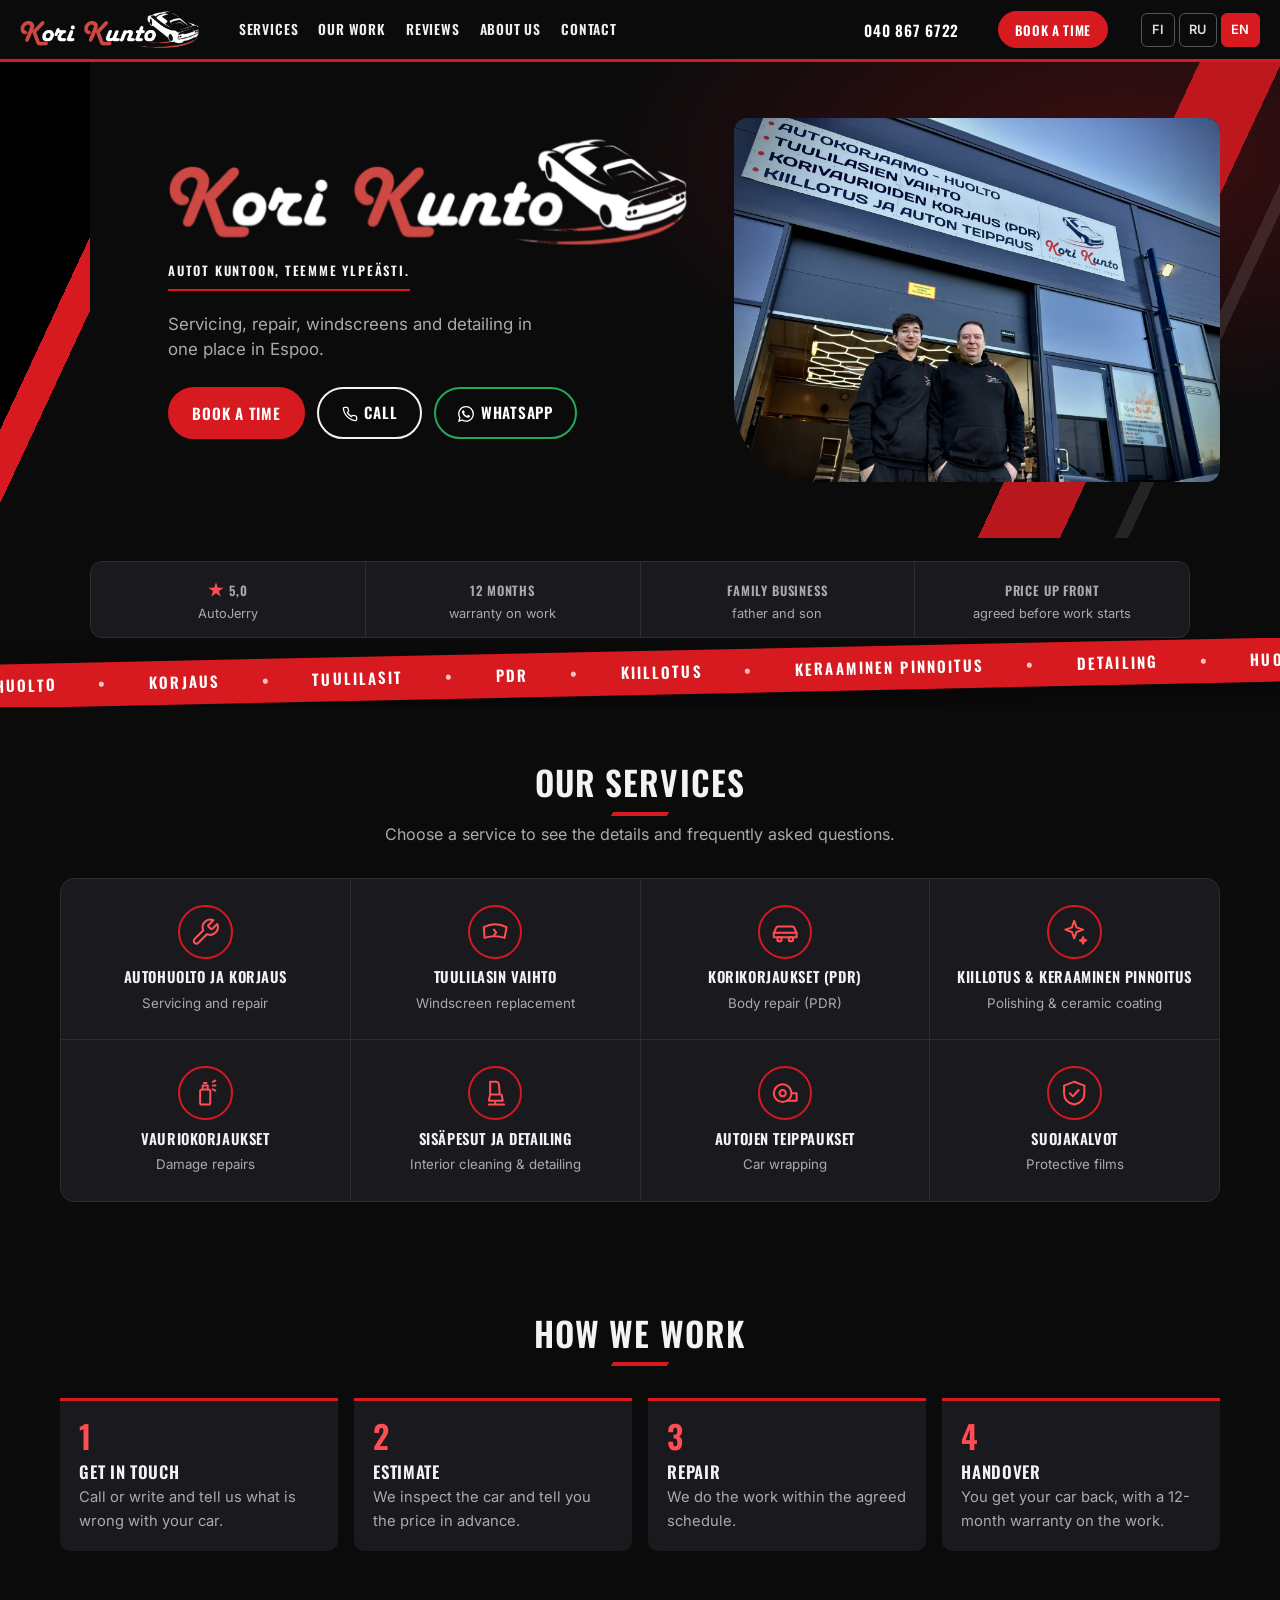
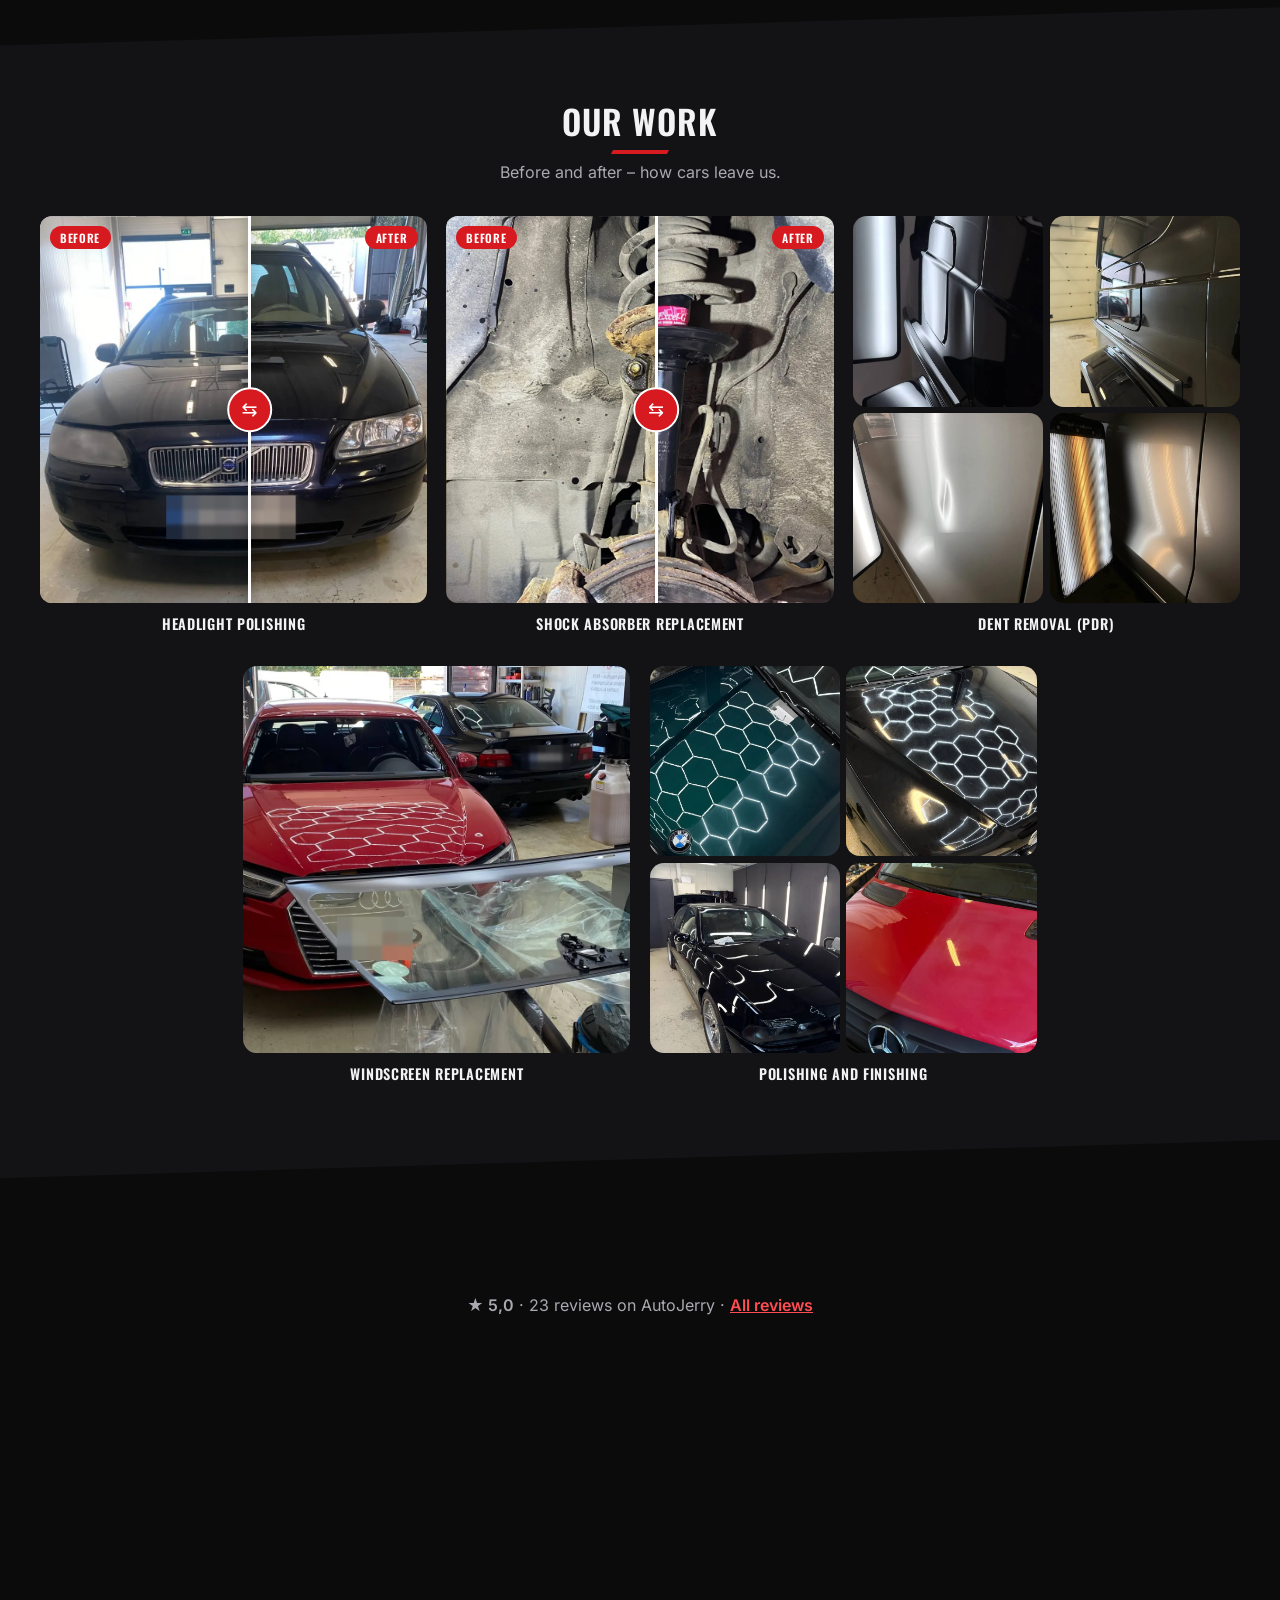
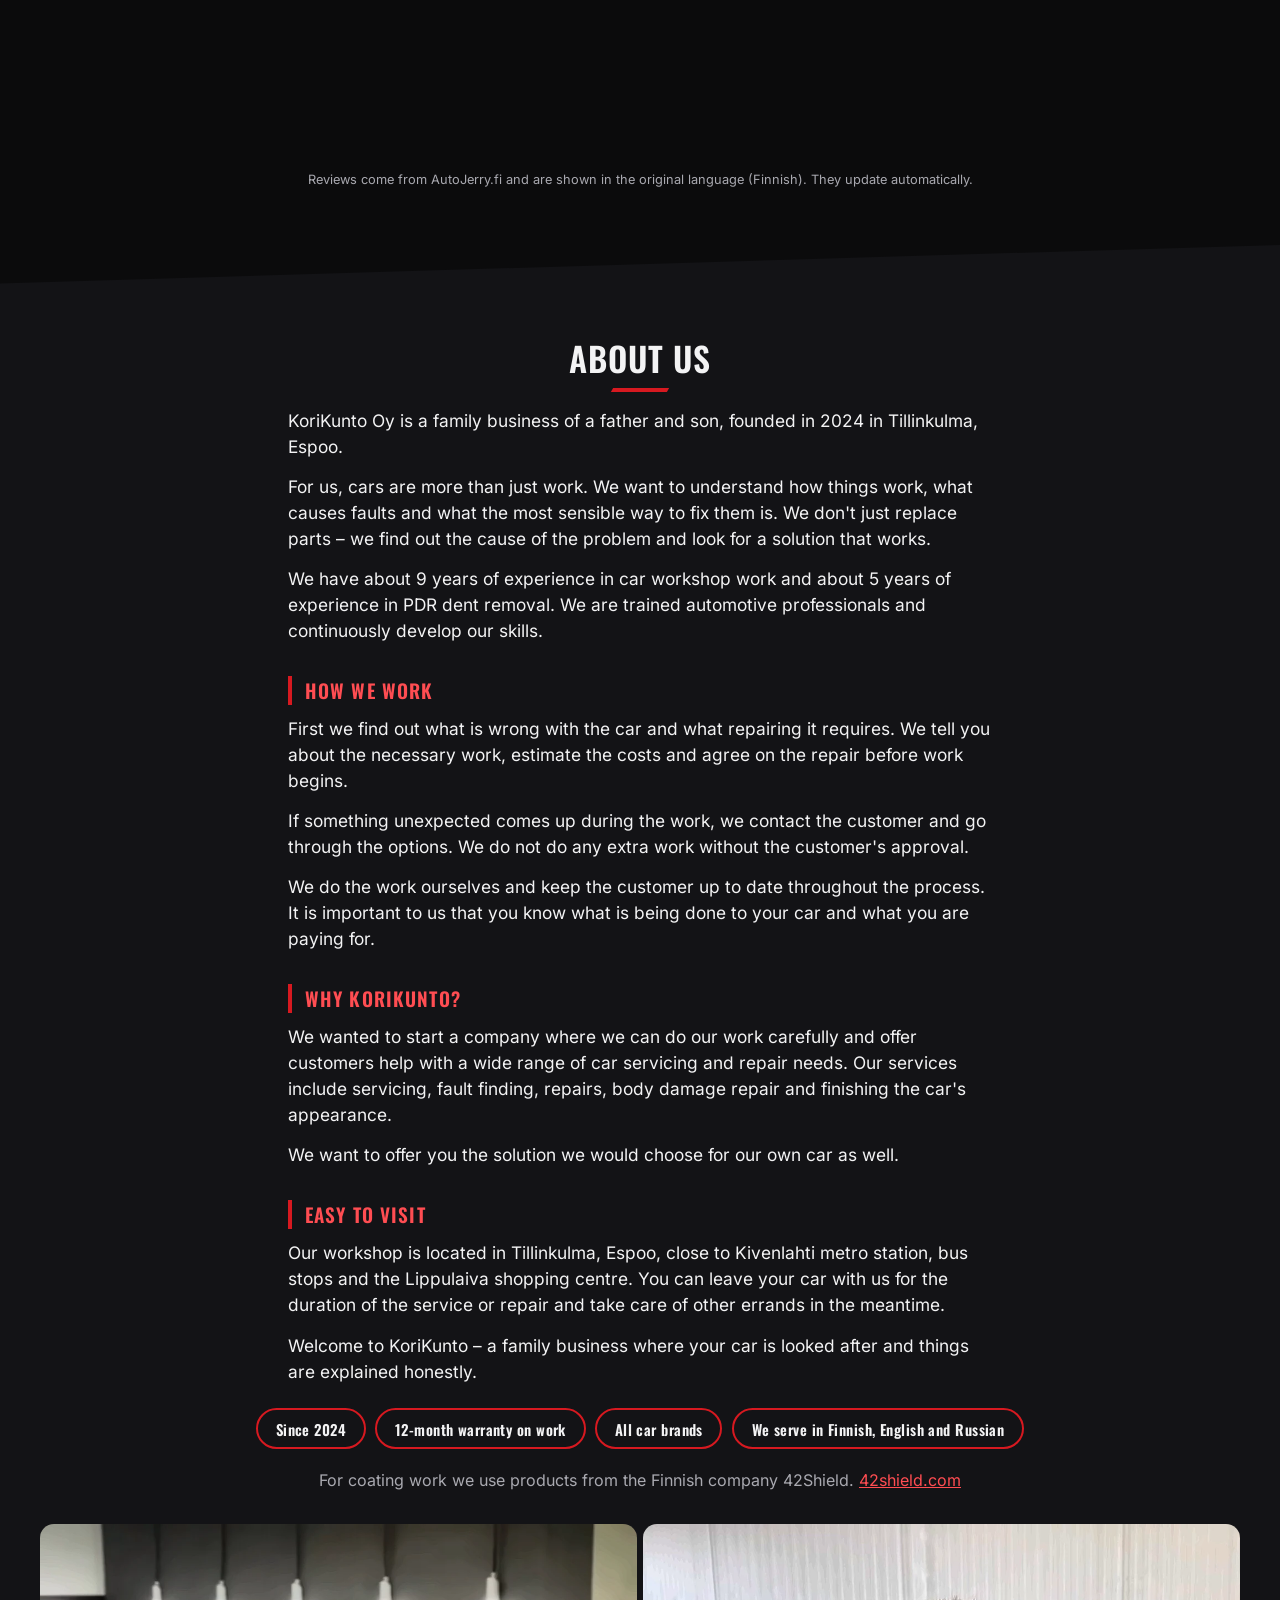
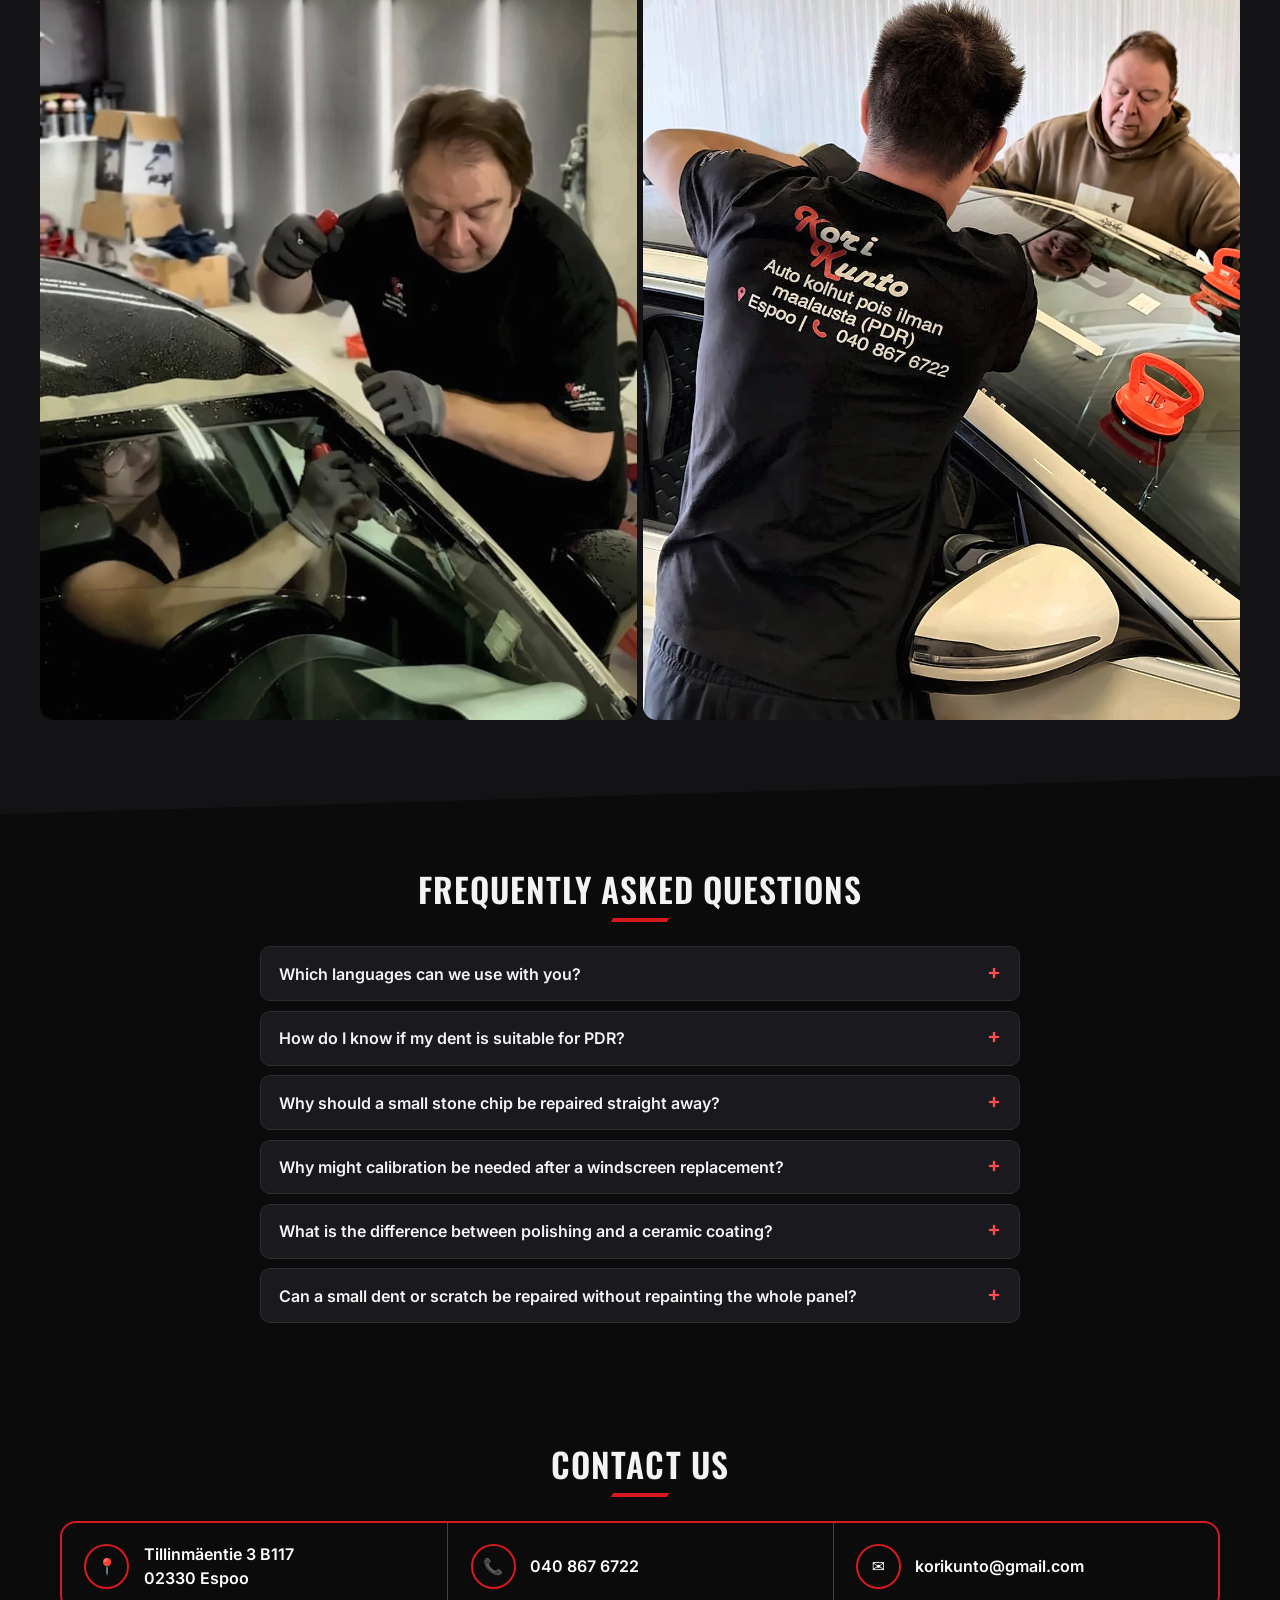
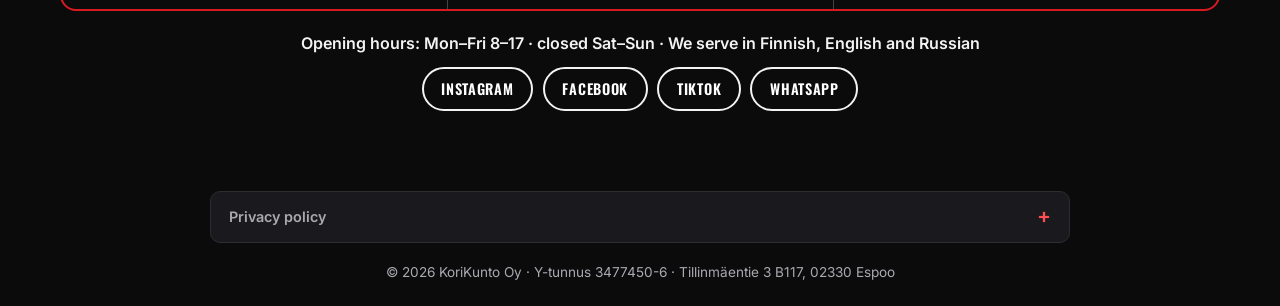
<file: index.html>
<!DOCTYPE html>
<html lang="fi">
<head>
<meta charset="utf-8">
<meta name="viewport" content="width=device-width, initial-scale=1">
<title>Kori Kunto – autokorjaamo &amp; korikorjaamo Espoo</title>
<meta name="description" content="Autokorjaamo ja korikorjaamo Espoossa: huollot, tuulilasit, PDR-korjaukset, kiillotus ja keraaminen pinnoitus. Kori Kunto – Tillinmäentie 3, p. 040 867 6722.">
<meta name="theme-color" content="#0b0b0c">
<meta name="color-scheme" content="dark">
<link rel="icon" type="image/png" href="favicon.png">
<link rel="apple-touch-icon" href="apple-touch-icon.png">
<meta property="og:type" content="website">
<meta property="og:title" content="Kori Kunto – autokorjaamo &amp; korikorjaamo, Espoo">
<meta property="og:description" content="Huollot, tuulilasit, PDR, kiillotus, keraaminen pinnoitus. Autot kuntoon, teemme ylpeästi.">
<link rel="canonical" href="https://kori-kunto.fi/">
<meta property="og:url" content="https://kori-kunto.fi/">
<meta property="og:image" content="https://kori-kunto.fi/og.png">
<meta name="twitter:card" content="summary_large_image">
<script type="application/ld+json">{"@context":"https://schema.org","@type":"AutoRepair","url":"https://kori-kunto.fi/","image":"https://kori-kunto.fi/og.png","name":"KoriKunto Oy","telephone":"+358408676722","email":"korikunto@gmail.com","address":{"@type":"PostalAddress","streetAddress":"Tillinmäentie 3 B117","postalCode":"02330","addressLocality":"Espoo","addressCountry":"FI"},"openingHours":"Mo-Fr 08:00-17:00","sameAs":["https://www.instagram.com/kori.kunto/","https://www.facebook.com/share/1FM5GPyEqv/","https://www.tiktok.com/@kori.kunto.oy"]}</script>
<link rel="stylesheet" href="style.css">
</head>
<body>
<header class="top">
  <a class="logo" href="#top"><img src="img/logo-white.png" alt="Kori Kunto" width="586" height="131" onerror="this.replaceWith(document.createTextNode('Kori Kunto'))"></a>
  <nav>
    <a href="#palvelut" data-i18n="nav_s"></a>
    <a href="#tyot" data-i18n="nav_w"></a>
    <a href="#arvostelut" data-i18n="nav_r"></a>
    <a href="#meista" data-i18n="nav_a"></a>
    <a href="#yhteys" data-i18n="nav_c"></a>
  </nav>
  <a class="hphone" href="tel:+358408676722">040 867 6722</a>
  <button class="btn red hb" type="button" data-book data-i18n="book"></button>
  <div class="lang"><button data-lang="fi">FI</button><button data-lang="ru">RU</button><button data-lang="en">EN</button></div>
</header>

<main id="top">
  <section class="hero">
    <div class="hero-text">
      <h1 class="logo big"><img src="img/logo-white.png" alt="Kori Kunto" width="586" height="131" onerror="this.outerHTML='&lt;b&gt;K&lt;/b&gt;ori &lt;b&gt;K&lt;/b&gt;unto'"></h1>
      <p class="slogan" data-i18n="slogan"></p>
      <p class="lead" data-i18n="lead"></p>
      <div class="cta">
        <button class="btn red" type="button" data-book data-i18n="book"></button>
        <a class="btn" href="tel:+358408676722"><svg viewBox="0 0 24 24" fill="none" stroke="currentColor" stroke-width="2" stroke-linecap="round" stroke-linejoin="round" aria-hidden="true"><path d="M22 16.9v3a2 2 0 0 1-2.2 2 19.8 19.8 0 0 1-8.6-3.1 19.5 19.5 0 0 1-6-6A19.8 19.8 0 0 1 2.1 4.2 2 2 0 0 1 4.1 2h3a2 2 0 0 1 2 1.7c.1 1 .4 1.9.7 2.8a2 2 0 0 1-.5 2.1L8.1 9.9a16 16 0 0 0 6 6l1.3-1.3a2 2 0 0 1 2.1-.4c.9.3 1.8.6 2.8.7a2 2 0 0 1 1.7 2z"/></svg><span data-i18n="call"></span></a>
        <a class="btn wa" href="https://wa.me/358408676722" target="_blank" rel="noopener"><svg viewBox="0 0 24 24" fill="currentColor" aria-hidden="true"><path d="M17.472 14.382c-.297-.149-1.758-.867-2.03-.967-.273-.099-.471-.148-.67.15-.197.297-.767.966-.94 1.164-.173.199-.347.223-.644.075-.297-.15-1.255-.463-2.39-1.475-.883-.788-1.48-1.761-1.653-2.059-.173-.297-.018-.458.13-.606.134-.133.298-.347.446-.52.149-.174.198-.298.298-.497.099-.198.05-.371-.025-.52-.075-.149-.669-1.612-.916-2.207-.242-.579-.487-.5-.669-.51-.173-.008-.371-.01-.57-.01-.198 0-.52.074-.792.372-.272.297-1.04 1.016-1.04 2.479 0 1.462 1.065 2.875 1.213 3.074.149.198 2.096 3.2 5.077 4.487.709.306 1.262.489 1.694.625.712.227 1.36.195 1.871.118.571-.085 1.758-.719 2.006-1.413.248-.694.248-1.289.173-1.413-.074-.124-.272-.198-.57-.347m-5.421 7.403h-.004a9.87 9.87 0 01-5.031-1.378l-.361-.214-3.741.982.998-3.648-.235-.374a9.86 9.86 0 01-1.51-5.26c.001-5.45 4.436-9.884 9.888-9.884 2.64 0 5.122 1.03 6.988 2.898a9.825 9.825 0 012.893 6.994c-.003 5.45-4.437 9.884-9.885 9.884m8.413-18.297A11.815 11.815 0 0012.05 0C5.495 0 .16 5.335.157 11.892c0 2.096.547 4.142 1.588 5.945L.057 24l6.305-1.654a11.882 11.882 0 005.683 1.448h.005c6.554 0 11.89-5.335 11.893-11.893a11.821 11.821 0 00-3.48-8.413Z"/></svg>WhatsApp</a>
      </div>
    </div>
    <!-- KUVA: img/hero.webp, 1600×1000 px -->
    <div class="ph hero-img"><img src="img/hero.webp" alt="KoriKunto Oy – isä ja poika korjaamon edessä, Espoo"></div>
  </section>

  <section class="trust">
    <a class="ti" href="#arvostelut"><b>★ <span id="trustRating">5,0</span></b><span>AutoJerry</span></a>
    <div class="ti"><b><span data-l="fi">12 kk</span><span data-l="ru">12 мес.</span><span data-l="en">12 months</span></b><span data-l="fi">takuu töille</span><span data-l="ru">гарантия на работы</span><span data-l="en">warranty on work</span></div>
    <div class="ti"><b><span data-l="fi">Perheyritys</span><span data-l="ru">Семейная компания</span><span data-l="en">Family business</span></b><span data-l="fi">isä ja poika</span><span data-l="ru">отец и сын</span><span data-l="en">father and son</span></div>
    <div class="ti"><b><span data-l="fi">Hinta etukäteen</span><span data-l="ru">Цена заранее</span><span data-l="en">Price up front</span></b><span data-l="fi">sovitaan ennen työtä</span><span data-l="ru">согласуем до начала работ</span><span data-l="en">agreed before work starts</span></div>
  </section>

  <div class="marqw" aria-hidden="true"><div class="marq"><div class="track"><span>HUOLTO</span><span>KORJAUS</span><span>TUULILASIT</span><span>PDR</span><span>KIILLOTUS</span><span>KERAAMINEN PINNOITUS</span><span>DETAILING</span><span>HUOLTO</span><span>KORJAUS</span><span>TUULILASIT</span><span>PDR</span><span>KIILLOTUS</span><span>KERAAMINEN PINNOITUS</span><span>DETAILING</span></div></div></div>

  <section id="palvelut" class="sec">
    <h2 data-i18n="s_title"></h2>
    <p class="hint" data-i18n="s_hint"></p>
    <div id="grid" class="grid"></div>
  </section>

  <section id="prosessi" class="sec">
    <h2 data-i18n="h_title"></h2>
    <ol class="steps">
      <li><b data-i18n="h1t"></b><span data-i18n="h1d"></span></li>
      <li><b data-i18n="h2t"></b><span data-i18n="h2d"></span></li>
      <li><b data-i18n="h3t"></b><span data-i18n="h3d"></span></li>
      <li><b data-i18n="h4t"></b><span data-i18n="h4d"></span></li>
    </ol>
  </section>

  <section id="tyot" class="sec alt">
    <h2 data-i18n="w_title"></h2>
    <p class="hint" data-i18n="w_hint"></p>
    <div id="works" class="works"></div>
  </section>

  <section id="arvostelut" class="sec">
    <h2 data-i18n="r_title"></h2>
    <p class="hint" id="rsum"></p>
    <div id="reviews" class="rvw"></div>
    <p class="hint small" id="rsrc"></p>
  </section>

  <section id="meista" class="sec alt about">
    <h2 data-i18n="a_title"></h2>
    <div class="atext" id="atext"></div>
    <ul class="facts">
      <li data-i18n="a_f1"></li><li data-i18n="a_f2"></li><li data-i18n="a_f3"></li><li data-i18n="a_f4"></li>
    </ul>
    <p class="mats-line"><span data-l="fi">Pinnoitustöissä käytämme suomalaisen 42Shieldin tuotteita.</span><span data-l="ru">В работах с покрытиями мы используем продукцию финской компании 42Shield.</span><span data-l="en">For coating work we use products from the Finnish company 42Shield.</span> <a href="https://42shield.com/" target="_blank" rel="noopener">42shield.com</a></p>
    <div class="team"><div data-work="team"></div></div>
  </section>

  <section id="ukk" class="sec">
    <h2 data-i18n="f_title"></h2>
    <div id="faq" class="faq"></div>
  </section>

  <section id="yhteys" class="sec contact">
    <h2 data-i18n="c_title"></h2>
    <div class="bar">
      <a href="https://www.google.com/maps/search/?api=1&query=Tillinmäentie+3+B117+02330+Espoo" target="_blank" rel="noopener"><span class="ci">📍</span><span>Tillinmäentie 3 B117<br>02330 Espoo</span></a>
      <a href="tel:+358408676722"><span class="ci">📞</span><span>040 867 6722</span></a>
      <a href="mailto:korikunto@gmail.com"><span class="ci">✉️</span><span>korikunto@gmail.com</span></a>
    </div>
    <p class="hours" data-i18n="hours"></p>
    <div class="soc">
      <a class="btn" href="https://www.instagram.com/kori.kunto/" target="_blank" rel="noopener">Instagram</a>
      <a class="btn" href="https://www.facebook.com/share/1FM5GPyEqv/" target="_blank" rel="noopener">Facebook</a>
      <a class="btn" href="https://www.tiktok.com/@kori.kunto.oy" target="_blank" rel="noopener">TikTok</a>
      <a class="btn" href="https://wa.me/358408676722" target="_blank" rel="noopener">WhatsApp</a>
    </div>
  </section>
</main>

<footer>© <span id="yr"></span> KoriKunto Oy · Y-tunnus 3477450-6 · Tillinmäentie 3 B117, 02330 Espoo</footer>

<script src="shared.js"></script>
<script src="script.js"></script>
<script src="common.js"></script>
</body>
</html>
</file>
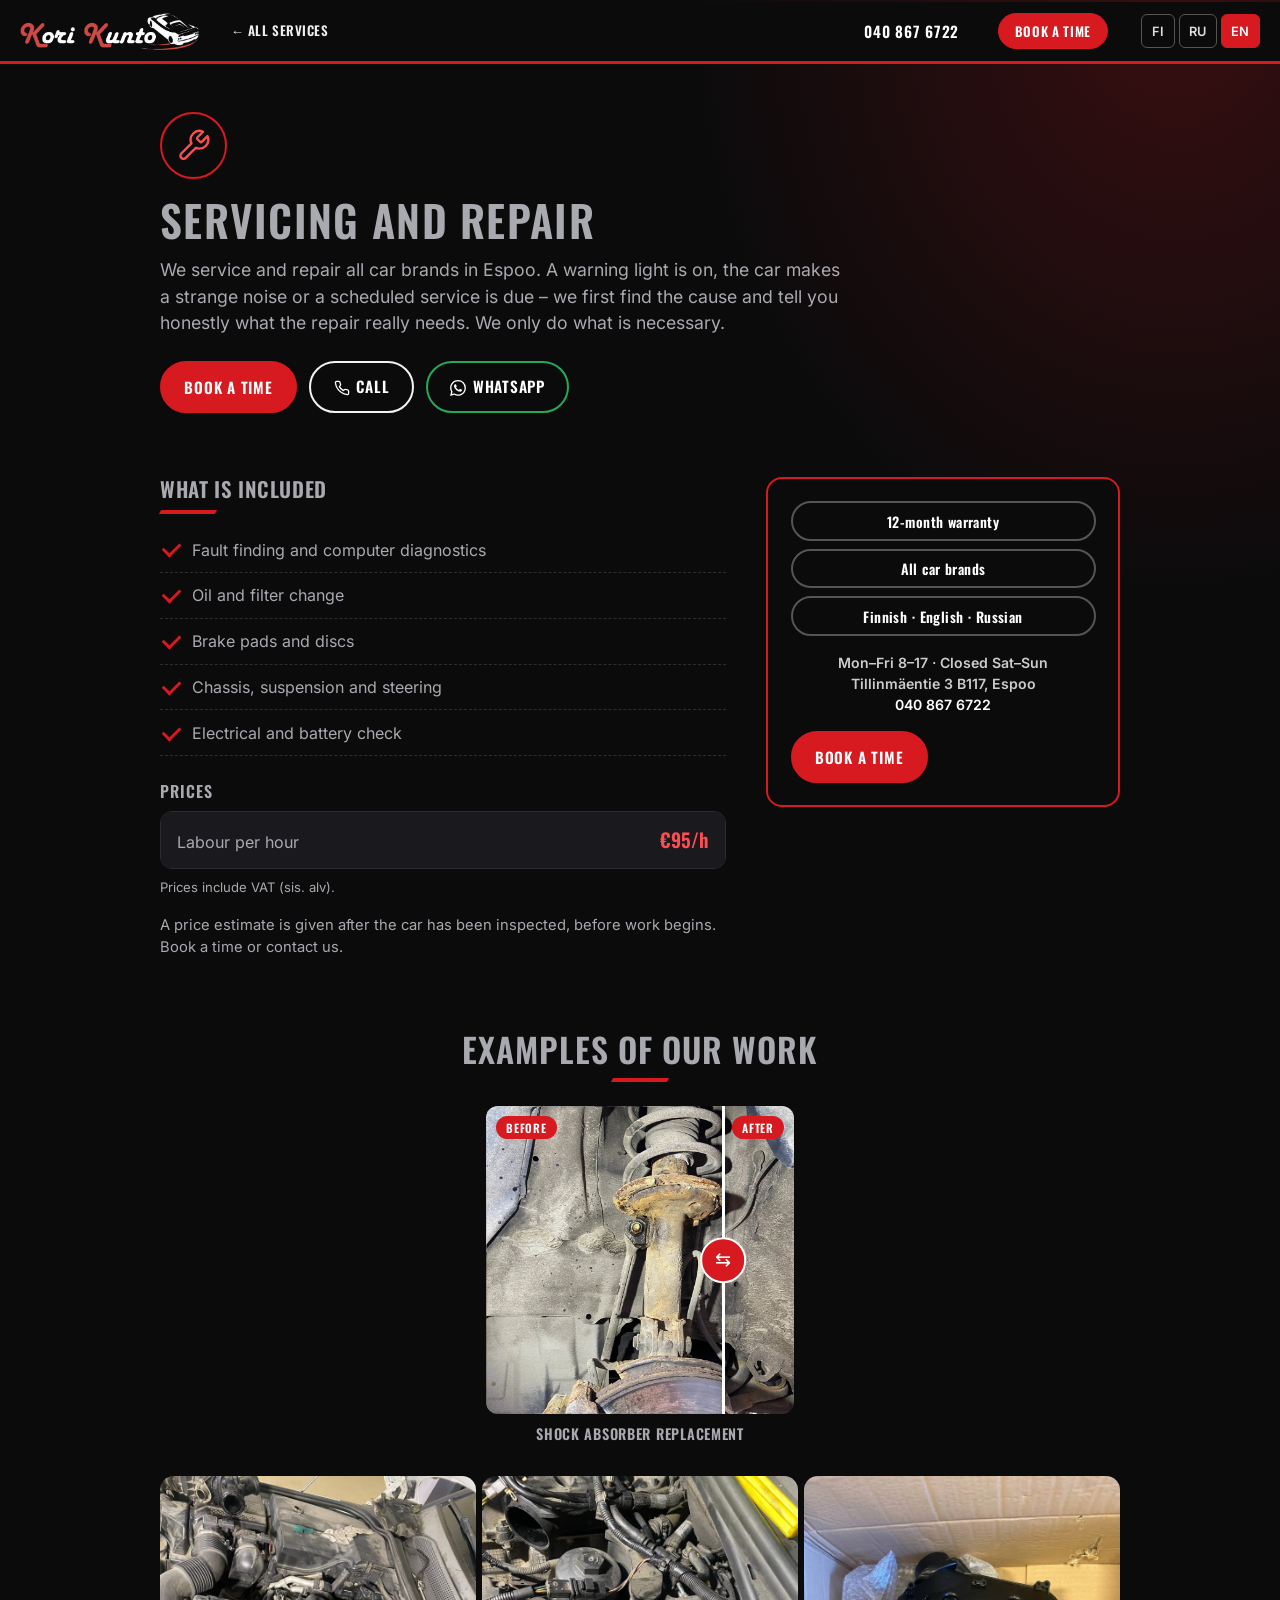
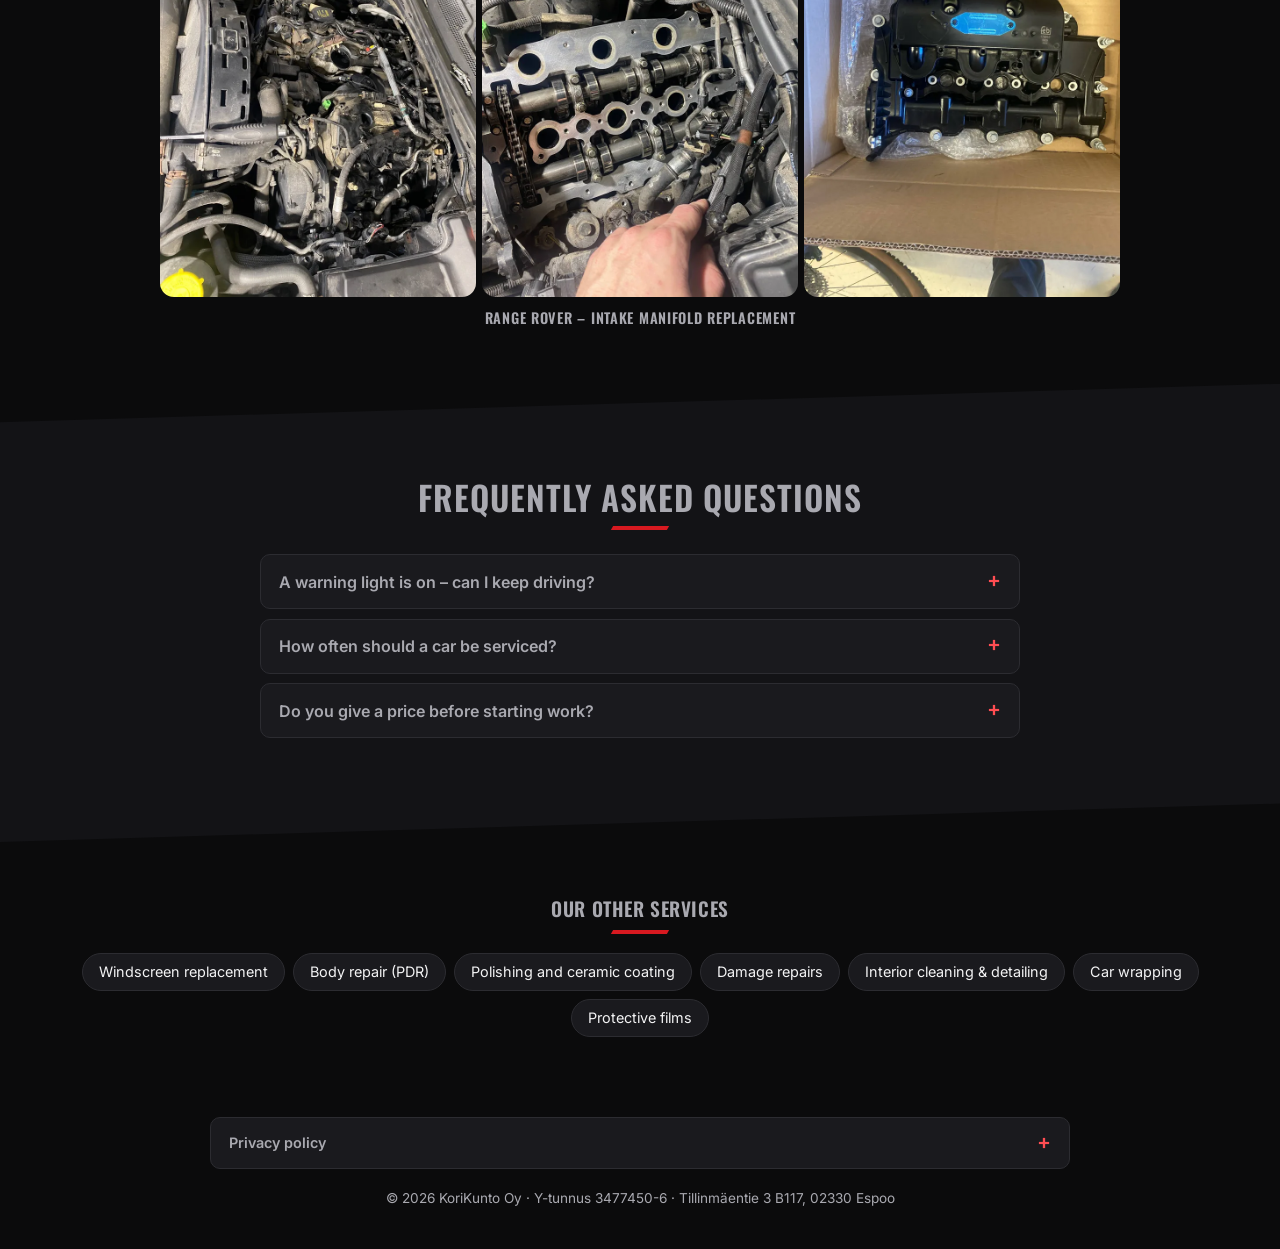
<file: autohuolto-ja-korjaus.html>
<!DOCTYPE html>
<html lang="fi">
<head>
<meta charset="utf-8">
<meta name="viewport" content="width=device-width, initial-scale=1">
<title>Autohuolto ja korjaus Espoossa – Kori Kunto</title>
<meta name="description" content="Huollamme ja korjaamme kaikkia automerkkejä Espoossa.">
<meta name="theme-color" content="#0b0b0c">
<meta name="color-scheme" content="dark">
<link rel="icon" type="image/png" href="favicon.png">
<link rel="canonical" href="https://kori-kunto.fi/autohuolto-ja-korjaus.html">
<meta property="og:type" content="website">
<meta property="og:title" content="Autohuolto ja korjaus Espoossa – Kori Kunto">
<meta property="og:description" content="Huollamme ja korjaamme kaikkia automerkkejä Espoossa.">
<meta property="og:url" content="https://kori-kunto.fi/autohuolto-ja-korjaus.html">
<meta property="og:image" content="https://kori-kunto.fi/og.png">
<meta name="twitter:card" content="summary_large_image">
<link rel="stylesheet" href="style.css">
<script type="application/ld+json">{"@context": "https://schema.org", "@type": "FAQPage", "mainEntity": [{"@type": "Question", "name": "Vikavalo palaa – voinko ajaa autolla?", "acceptedAnswer": {"@type": "Answer", "text": "Riippuu valosta. Punainen varoitusvalo tarkoittaa yleensä, että ajo pitää lopettaa heti. Keltainen tai oranssi valo vaatii tarkistuksen pian. Soita, niin neuvomme tilanteen mukaan."}}, {"@type": "Question", "name": "Kuinka usein auto pitää huoltaa?", "acceptedAnswer": {"@type": "Answer", "text": "Valmistajan huolto-ohjelman mukaan, usein kerran vuodessa tai 15 000–30 000 km välein."}}, {"@type": "Question", "name": "Kerrotteko hinnan ennen työn aloitusta?", "acceptedAnswer": {"@type": "Answer", "text": "Kyllä. Kerromme arvion etukäteen, emmekä tee korjauksia ilman sopimusta."}}]}</script>
</head>
<body class="sub">
<header class="top">
  <a class="logo" href="index.html"><img src="img/logo-white.png" alt="Kori Kunto" width="586" height="131" onerror="this.replaceWith(document.createTextNode('Kori Kunto'))"></a>
  <a class="back" href="index.html#palvelut"><span data-l="fi">← Kaikki palvelut</span><span data-l="ru">← Все услуги</span><span data-l="en">← All services</span></a>
  <a class="hphone" href="tel:+358408676722">040 867 6722</a>
  <button class="btn red hb" type="button" data-book><span data-l="fi">Varaa aika</span><span data-l="ru">Забронировать</span><span data-l="en">Book a time</span></button>
  <div class="lang"><button data-lang="fi">FI</button><button data-lang="ru">RU</button><button data-lang="en">EN</button></div>
</header>
<main>
  <section class="sp-hero">
    <span class="ic big" data-ico="0"></span>
    <h1><span data-l="fi">Autohuolto ja korjaus</span><span data-l="ru">Обслуживание и ремонт авто</span><span data-l="en">Servicing and repair</span></h1>
    <p data-l="fi">Huollamme ja korjaamme kaikkia automerkkejä Espoossa. Vikavalo palaa, auto ääntelee tai määräaikaishuolto lähestyy – selvitämme ensin vian syyn ja kerromme, mitä korjaus oikeasti vaatii. Teemme vain sen, mikä on tarpeen.</p><p data-l="ru">Обслуживаем и ремонтируем автомобили всех марок в Эспоо. Горит индикатор, появился посторонний шум или подходит плановое ТО — сначала выясняем причину и честно говорим, что действительно нужно ремонтировать. Делаем только необходимое.</p><p data-l="en">We service and repair all car brands in Espoo. A warning light is on, the car makes a strange noise or a scheduled service is due – we first find the cause and tell you honestly what the repair really needs. We only do what is necessary.</p>
    <div class="cta">
      <button class="btn red" type="button" data-book><span data-l="fi">Varaa aika</span><span data-l="ru">Забронировать</span><span data-l="en">Book a time</span></button>
      <a class="btn" href="tel:+358408676722"><svg viewBox="0 0 24 24" fill="none" stroke="currentColor" stroke-width="2" stroke-linecap="round" stroke-linejoin="round" aria-hidden="true"><path d="M22 16.9v3a2 2 0 0 1-2.2 2 19.8 19.8 0 0 1-8.6-3.1 19.5 19.5 0 0 1-6-6A19.8 19.8 0 0 1 2.1 4.2 2 2 0 0 1 4.1 2h3a2 2 0 0 1 2 1.7c.1 1 .4 1.9.7 2.8a2 2 0 0 1-.5 2.1L8.1 9.9a16 16 0 0 0 6 6l1.3-1.3a2 2 0 0 1 2.1-.4c.9.3 1.8.6 2.8.7a2 2 0 0 1 1.7 2z"/></svg><span data-l="fi">Soita</span><span data-l="ru">Позвонить</span><span data-l="en">Call</span></a>
      <a class="btn wa" href="https://wa.me/358408676722" target="_blank" rel="noopener"><svg viewBox="0 0 24 24" fill="currentColor" aria-hidden="true"><path d="M17.472 14.382c-.297-.149-1.758-.867-2.03-.967-.273-.099-.471-.148-.67.15-.197.297-.767.966-.94 1.164-.173.199-.347.223-.644.075-.297-.15-1.255-.463-2.39-1.475-.883-.788-1.48-1.761-1.653-2.059-.173-.297-.018-.458.13-.606.134-.133.298-.347.446-.52.149-.174.198-.298.298-.497.099-.198.05-.371-.025-.52-.075-.149-.669-1.612-.916-2.207-.242-.579-.487-.5-.669-.51-.173-.008-.371-.01-.57-.01-.198 0-.52.074-.792.372-.272.297-1.04 1.016-1.04 2.479 0 1.462 1.065 2.875 1.213 3.074.149.198 2.096 3.2 5.077 4.487.709.306 1.262.489 1.694.625.712.227 1.36.195 1.871.118.571-.085 1.758-.719 2.006-1.413.248-.694.248-1.289.173-1.413-.074-.124-.272-.198-.57-.347m-5.421 7.403h-.004a9.87 9.87 0 01-5.031-1.378l-.361-.214-3.741.982.998-3.648-.235-.374a9.86 9.86 0 01-1.51-5.26c.001-5.45 4.436-9.884 9.888-9.884 2.64 0 5.122 1.03 6.988 2.898a9.825 9.825 0 012.893 6.994c-.003 5.45-4.437 9.884-9.885 9.884m8.413-18.297A11.815 11.815 0 0012.05 0C5.495 0 .16 5.335.157 11.892c0 2.096.547 4.142 1.588 5.945L.057 24l6.305-1.654a11.882 11.882 0 005.683 1.448h.005c6.554 0 11.89-5.335 11.893-11.893a11.821 11.821 0 00-3.48-8.413Z"/></svg>WhatsApp</a>
    </div>
  </section>

  <section class="sp-body">
    <div>
      <h2><span data-l="fi">Mitä sisältyy</span><span data-l="ru">Что входит</span><span data-l="en">What is included</span></h2>
      <ul class="chk"><li><span data-l="fi">Vianmääritys ja tietokonediagnostiikka</span><span data-l="ru">Поиск неисправностей и компьютерная диагностика</span><span data-l="en">Fault finding and computer diagnostics</span></li><li><span data-l="fi">Öljyn- ja suodattimien vaihto</span><span data-l="ru">Замена масла и фильтров</span><span data-l="en">Oil and filter change</span></li><li><span data-l="fi">Jarrupalat ja -levyt</span><span data-l="ru">Тормозные колодки и диски</span><span data-l="en">Brake pads and discs</span></li><li><span data-l="fi">Alusta, jousitus ja ohjaus</span><span data-l="ru">Ходовая часть, подвеска и рулевое</span><span data-l="en">Chassis, suspension and steering</span></li><li><span data-l="fi">Sähkövikojen ja akun tarkastus</span><span data-l="ru">Проверка электрики и аккумулятора</span><span data-l="en">Electrical and battery check</span></li></ul>
      <div data-prices="autohuolto-ja-korjaus"></div>
      <p class="pnote"><span data-l="fi">Hinta-arvio annetaan auton tarkastuksen jälkeen ennen työn aloittamista. Varaa aika tai ota yhteyttä.</span><span data-l="ru">Оценка стоимости даётся после осмотра автомобиля, до начала работ. Забронируйте время или свяжитесь с нами.</span><span data-l="en">A price estimate is given after the car has been inspected, before work begins. Book a time or contact us.</span></p>
      
      
    </div>
    <aside class="side">
      <ul class="facts">
        <li><span data-l="fi">12 kk takuu töille</span><span data-l="ru">Гарантия 12 мес.</span><span data-l="en">12-month warranty</span></li>
        <li><span data-l="fi">Kaikki automerkit</span><span data-l="ru">Все марки авто</span><span data-l="en">All car brands</span></li>
        <li><span data-l="fi">Suomi · English · Русский</span><span data-l="ru">Фин. · англ. · русский язык</span><span data-l="en">Finnish · English · Russian</span></li>
      </ul>
      <p class="hours"><span data-l="fi">Ma–pe 8–17 · La–su suljettu</span><span data-l="ru">Пн–пт 8–17 · Сб–вс закрыто</span><span data-l="en">Mon–Fri 8–17 · Closed Sat–Sun</span><br>Tillinmäentie 3 B117, Espoo<br><a href="tel:+358408676722">040 867 6722</a></p>
      <button class="btn red" type="button" data-book><span data-l="fi">Varaa aika</span><span data-l="ru">Забронировать</span><span data-l="en">Book a time</span></button>
    </aside>
  </section>

  <section class="sec sp-works"><h2><span data-l="fi">Esimerkkejä töistämme</span><span data-l="ru">Примеры наших работ</span><span data-l="en">Examples of our work</span></h2><div class="works pw"><div data-work="shock"></div><div data-work="rr"></div></div></section>

  <section class="sec alt">
    <h2><span data-l="fi">Usein kysyttyä</span><span data-l="ru">Частые вопросы</span><span data-l="en">Frequently asked questions</span></h2>
    <div class="faq"><details class="reveal"><summary><span data-l="fi">Vikavalo palaa – voinko ajaa autolla?</span><span data-l="ru">Горит индикатор — можно ли ехать?</span><span data-l="en">A warning light is on – can I keep driving?</span></summary><p><span data-l="fi">Riippuu valosta. Punainen varoitusvalo tarkoittaa yleensä, että ajo pitää lopettaa heti. Keltainen tai oranssi valo vaatii tarkistuksen pian. Soita, niin neuvomme tilanteen mukaan.</span><span data-l="ru">Зависит от индикатора. Красный обычно значит: остановитесь сразу. Жёлтый или оранжевый — нужна проверка в ближайшее время. Позвоните, подскажем по ситуации.</span><span data-l="en">It depends on the light. A red warning light usually means you should stop driving immediately. Yellow or orange needs a check soon. Call us and we will advise based on your situation.</span></p></details><details class="reveal"><summary><span data-l="fi">Kuinka usein auto pitää huoltaa?</span><span data-l="ru">Как часто нужно делать ТО?</span><span data-l="en">How often should a car be serviced?</span></summary><p><span data-l="fi">Valmistajan huolto-ohjelman mukaan, usein kerran vuodessa tai 15 000–30 000 km välein.</span><span data-l="ru">По регламенту производителя, чаще всего раз в год или каждые 15 000–30 000 км.</span><span data-l="en">Follow the manufacturer's service schedule – often once a year or every 15,000–30,000 km.</span></p></details><details class="reveal"><summary><span data-l="fi">Kerrotteko hinnan ennen työn aloitusta?</span><span data-l="ru">Вы называете цену до начала работ?</span><span data-l="en">Do you give a price before starting work?</span></summary><p><span data-l="fi">Kyllä. Kerromme arvion etukäteen, emmekä tee korjauksia ilman sopimusta.</span><span data-l="ru">Да. Называем оценку заранее и не делаем ремонт без вашего согласия.</span><span data-l="en">Yes. We give an estimate in advance and do no repairs without your agreement.</span></p></details></div>
  </section>

  <section class="sec">
    <h2 class="h2s"><span data-l="fi">Muut palvelumme</span><span data-l="ru">Другие услуги</span><span data-l="en">Our other services</span></h2>
    <div class="more"><a href="tuulilasien-vaihto.html"><span data-l="fi">Tuulilasin vaihto</span><span data-l="ru">Замена лобового стекла</span><span data-l="en">Windscreen replacement</span></a><a href="pdr-korikorjaukset.html"><span data-l="fi">Korikorjaukset (PDR)</span><span data-l="ru">Кузовной ремонт (PDR)</span><span data-l="en">Body repair (PDR)</span></a><a href="kiillotus-ja-keraaminen-pinnoitus.html"><span data-l="fi">Kiillotus ja keraaminen pinnoitus</span><span data-l="ru">Полировка и керамическое покрытие</span><span data-l="en">Polishing and ceramic coating</span></a><a href="vauriokorjaukset.html"><span data-l="fi">Vauriokorjaukset</span><span data-l="ru">Ремонт повреждений</span><span data-l="en">Damage repairs</span></a><a href="sisapesu-ja-detailing.html"><span data-l="fi">Sisäpesut ja detailing</span><span data-l="ru">Химчистка салона и детейлинг</span><span data-l="en">Interior cleaning & detailing</span></a><a href="autojen-teippaukset.html"><span data-l="fi">Autojen teippaukset</span><span data-l="ru">Оклейка автомобилей</span><span data-l="en">Car wrapping</span></a><a href="suojakalvot.html"><span data-l="fi">Suojakalvot</span><span data-l="ru">Защитные плёнки</span><span data-l="en">Protective films</span></a></div>
  </section>
</main>
<footer>© <span id="yr"></span> KoriKunto Oy · Y-tunnus 3477450-6 · Tillinmäentie 3 B117, 02330 Espoo</footer>
<script src="shared.js"></script>
<script>
(function(){var n=navigator.language||"",lg=n.startsWith("ru")?"ru":n.startsWith("en")?"en":"fi";try{lg=localStorage.getItem("lang")||lg}catch(e){}
function set(l){lg=l;document.documentElement.lang=l;document.querySelectorAll("[data-lang]").forEach(function(b){b.classList.toggle("on",b.dataset.lang===l)});try{localStorage.setItem("lang",l)}catch(e){}}
document.querySelectorAll("[data-lang]").forEach(function(b){b.onclick=function(){set(b.dataset.lang)}});set(lg);
document.getElementById("yr").textContent=new Date().getFullYear();})();
</script>
<script src="common.js"></script>
</body>
</html>
</file>
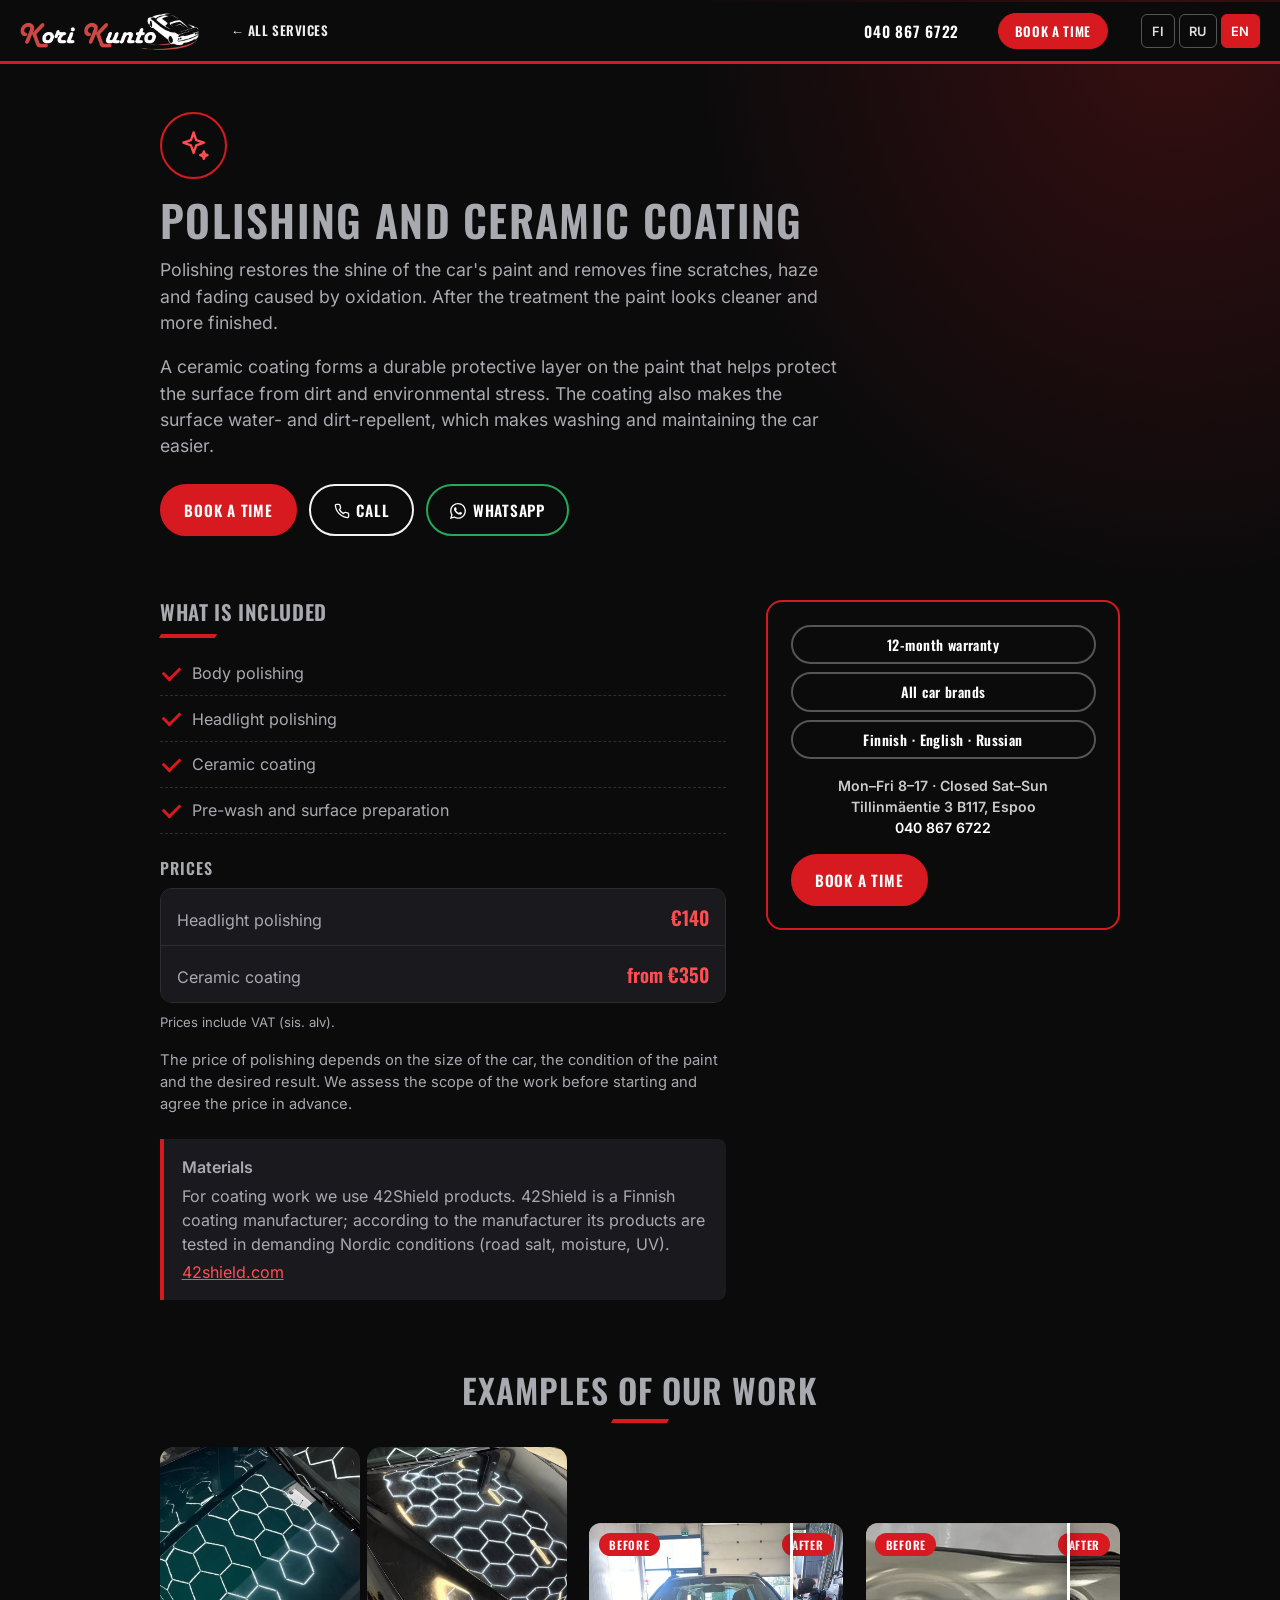
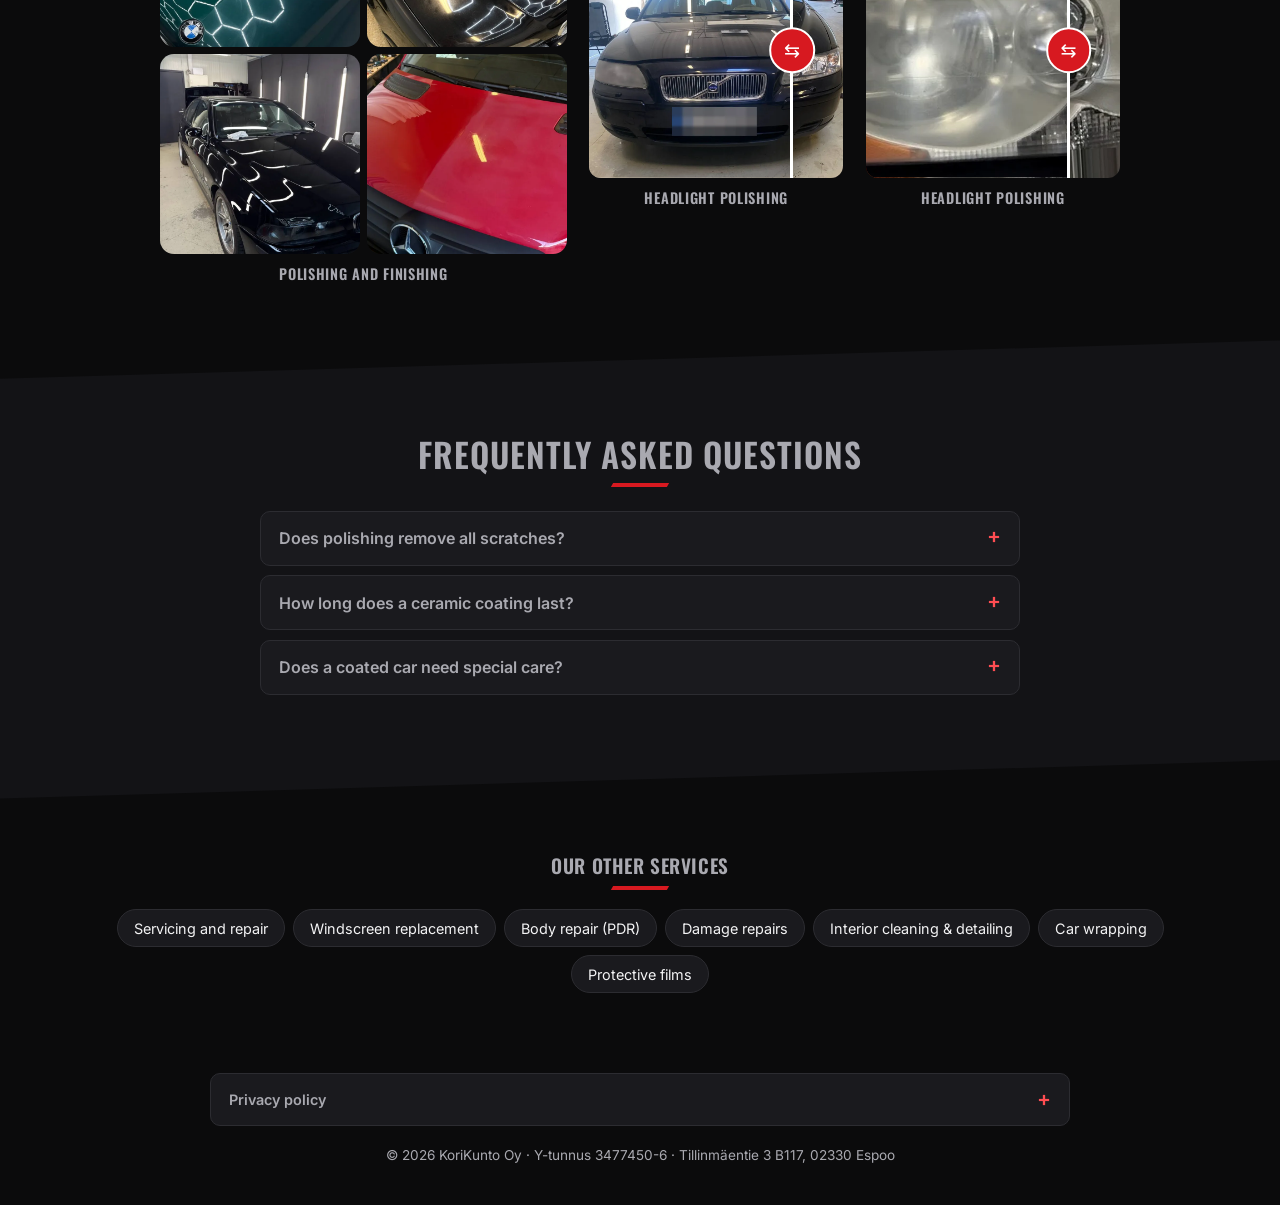
<file: kiillotus-ja-keraaminen-pinnoitus.html>
<!DOCTYPE html>
<html lang="fi">
<head>
<meta charset="utf-8">
<meta name="viewport" content="width=device-width, initial-scale=1">
<title>Kiillotus ja keraaminen pinnoitus Espoossa – Kori Kunto</title>
<meta name="description" content="Kiillotus palauttaa auton maalipinnan kiillon ja poistaa hienoja naarmuja, sameutta sekä hapettumisen aiheuttamaa haalistumista.">
<meta name="theme-color" content="#0b0b0c">
<meta name="color-scheme" content="dark">
<link rel="icon" type="image/png" href="favicon.png">
<link rel="canonical" href="https://kori-kunto.fi/kiillotus-ja-keraaminen-pinnoitus.html">
<meta property="og:type" content="website">
<meta property="og:title" content="Kiillotus ja keraaminen pinnoitus Espoossa – Kori Kunto">
<meta property="og:description" content="Kiillotus palauttaa auton maalipinnan kiillon ja poistaa hienoja naarmuja, sameutta sekä hapettumisen aiheuttamaa haalistumista.">
<meta property="og:url" content="https://kori-kunto.fi/kiillotus-ja-keraaminen-pinnoitus.html">
<meta property="og:image" content="https://kori-kunto.fi/og.png">
<meta name="twitter:card" content="summary_large_image">
<link rel="stylesheet" href="style.css">
<script type="application/ld+json">{"@context": "https://schema.org", "@type": "FAQPage", "mainEntity": [{"@type": "Question", "name": "Poistaako kiillotus kaikki naarmut?", "acceptedAnswer": {"@type": "Answer", "text": "Ei aina. Pinnalliset naarmut häviävät. Syvät, kynnellä tuntuvat naarmut vaativat usein paikkamaalauksen. Arvioimme tilanteen ennen työtä."}}, {"@type": "Question", "name": "Kauanko keraaminen pinnoite kestää?", "acceptedAnswer": {"@type": "Answer", "text": "Kesto riippuu tuotteesta, auton käytöstä ja hoidosta. Kerromme valittavan pinnoitteen keston ennen työtä."}}, {"@type": "Question", "name": "Tarvitseeko pinnoitettu auto erityishoitoa?", "acceptedAnswer": {"@type": "Answer", "text": "Pese auto pehmeästi käsin tai kosketuksettomasti. Vältä karkeita harjoja."}}]}</script>
</head>
<body class="sub">
<header class="top">
  <a class="logo" href="index.html"><img src="img/logo-white.png" alt="Kori Kunto" width="586" height="131" onerror="this.replaceWith(document.createTextNode('Kori Kunto'))"></a>
  <a class="back" href="index.html#palvelut"><span data-l="fi">← Kaikki palvelut</span><span data-l="ru">← Все услуги</span><span data-l="en">← All services</span></a>
  <a class="hphone" href="tel:+358408676722">040 867 6722</a>
  <button class="btn red hb" type="button" data-book><span data-l="fi">Varaa aika</span><span data-l="ru">Забронировать</span><span data-l="en">Book a time</span></button>
  <div class="lang"><button data-lang="fi">FI</button><button data-lang="ru">RU</button><button data-lang="en">EN</button></div>
</header>
<main>
  <section class="sp-hero">
    <span class="ic big" data-ico="3"></span>
    <h1><span data-l="fi">Kiillotus ja keraaminen pinnoitus</span><span data-l="ru">Полировка и керамическое покрытие</span><span data-l="en">Polishing and ceramic coating</span></h1>
    <p data-l="fi">Kiillotus palauttaa auton maalipinnan kiillon ja poistaa hienoja naarmuja, sameutta sekä hapettumisen aiheuttamaa haalistumista. Käsittelyn jälkeen maalipinta näyttää puhtaammalta ja viimeistellymmältä.</p><p data-l="fi">Keraaminen pinnoite muodostaa maalipinnalle kestävän suojakerroksen, joka auttaa suojaamaan pintaa lialta ja ympäristön rasituksilta. Lisäksi pinnoite tekee pinnasta vettä ja likaa hylkivän, mikä helpottaa auton pesua ja ylläpitoa.</p><p data-l="ru">Полировка возвращает лакокрасочному покрытию блеск и убирает мелкие царапины, помутнение и выцветание от окисления. После обработки кузов выглядит чище и более ухоженно.</p><p data-l="ru">Керамическое покрытие создаёт на краске прочный защитный слой, который помогает защитить поверхность от грязи и внешних воздействий. Кроме того, покрытие делает поверхность водо- и грязеотталкивающей, что облегчает мойку и уход за автомобилем.</p><p data-l="en">Polishing restores the shine of the car's paint and removes fine scratches, haze and fading caused by oxidation. After the treatment the paint looks cleaner and more finished.</p><p data-l="en">A ceramic coating forms a durable protective layer on the paint that helps protect the surface from dirt and environmental stress. The coating also makes the surface water- and dirt-repellent, which makes washing and maintaining the car easier.</p>
    <div class="cta">
      <button class="btn red" type="button" data-book><span data-l="fi">Varaa aika</span><span data-l="ru">Забронировать</span><span data-l="en">Book a time</span></button>
      <a class="btn" href="tel:+358408676722"><svg viewBox="0 0 24 24" fill="none" stroke="currentColor" stroke-width="2" stroke-linecap="round" stroke-linejoin="round" aria-hidden="true"><path d="M22 16.9v3a2 2 0 0 1-2.2 2 19.8 19.8 0 0 1-8.6-3.1 19.5 19.5 0 0 1-6-6A19.8 19.8 0 0 1 2.1 4.2 2 2 0 0 1 4.1 2h3a2 2 0 0 1 2 1.7c.1 1 .4 1.9.7 2.8a2 2 0 0 1-.5 2.1L8.1 9.9a16 16 0 0 0 6 6l1.3-1.3a2 2 0 0 1 2.1-.4c.9.3 1.8.6 2.8.7a2 2 0 0 1 1.7 2z"/></svg><span data-l="fi">Soita</span><span data-l="ru">Позвонить</span><span data-l="en">Call</span></a>
      <a class="btn wa" href="https://wa.me/358408676722" target="_blank" rel="noopener"><svg viewBox="0 0 24 24" fill="currentColor" aria-hidden="true"><path d="M17.472 14.382c-.297-.149-1.758-.867-2.03-.967-.273-.099-.471-.148-.67.15-.197.297-.767.966-.94 1.164-.173.199-.347.223-.644.075-.297-.15-1.255-.463-2.39-1.475-.883-.788-1.48-1.761-1.653-2.059-.173-.297-.018-.458.13-.606.134-.133.298-.347.446-.52.149-.174.198-.298.298-.497.099-.198.05-.371-.025-.52-.075-.149-.669-1.612-.916-2.207-.242-.579-.487-.5-.669-.51-.173-.008-.371-.01-.57-.01-.198 0-.52.074-.792.372-.272.297-1.04 1.016-1.04 2.479 0 1.462 1.065 2.875 1.213 3.074.149.198 2.096 3.2 5.077 4.487.709.306 1.262.489 1.694.625.712.227 1.36.195 1.871.118.571-.085 1.758-.719 2.006-1.413.248-.694.248-1.289.173-1.413-.074-.124-.272-.198-.57-.347m-5.421 7.403h-.004a9.87 9.87 0 01-5.031-1.378l-.361-.214-3.741.982.998-3.648-.235-.374a9.86 9.86 0 01-1.51-5.26c.001-5.45 4.436-9.884 9.888-9.884 2.64 0 5.122 1.03 6.988 2.898a9.825 9.825 0 012.893 6.994c-.003 5.45-4.437 9.884-9.885 9.884m8.413-18.297A11.815 11.815 0 0012.05 0C5.495 0 .16 5.335.157 11.892c0 2.096.547 4.142 1.588 5.945L.057 24l6.305-1.654a11.882 11.882 0 005.683 1.448h.005c6.554 0 11.89-5.335 11.893-11.893a11.821 11.821 0 00-3.48-8.413Z"/></svg>WhatsApp</a>
    </div>
  </section>

  <section class="sp-body">
    <div>
      <h2><span data-l="fi">Mitä sisältyy</span><span data-l="ru">Что входит</span><span data-l="en">What is included</span></h2>
      <ul class="chk"><li><span data-l="fi">Korin kiillotus</span><span data-l="ru">Полировка кузова</span><span data-l="en">Body polishing</span></li><li><span data-l="fi">Ajovalojen kiillotus</span><span data-l="ru">Полировка фар</span><span data-l="en">Headlight polishing</span></li><li><span data-l="fi">Keraaminen pinnoitus</span><span data-l="ru">Керамическое покрытие</span><span data-l="en">Ceramic coating</span></li><li><span data-l="fi">Pinnan esipesu ja valmistelu</span><span data-l="ru">Предварительная мойка и подготовка поверхности</span><span data-l="en">Pre-wash and surface preparation</span></li></ul>
      <div data-prices="kiillotus-ja-keraaminen-pinnoitus"></div>
      <p class="pnote"><span data-l="fi">Kiillotuksen hinta riippuu auton koosta, maalipinnan kunnosta ja halutusta lopputuloksesta. Arvioimme työn laajuuden ennen aloittamista ja sovimme hinnan etukäteen.</span><span data-l="ru">Стоимость полировки зависит от размера автомобиля, состояния краски и желаемого результата. Мы оцениваем объём работ перед началом и заранее согласовываем цену.</span><span data-l="en">The price of polishing depends on the size of the car, the condition of the paint and the desired result. We assess the scope of the work before starting and agree the price in advance.</span></p>
      <div class="mats"><b><span data-l="fi">Materiaalit</span><span data-l="ru">Материалы</span><span data-l="en">Materials</span></b><p><span data-l="fi">Pinnoitustöissä käytämme 42Shield-tuotteita. 42Shield on suomalainen pinnoitevalmistaja; valmistajan mukaan tuotteet on testattu Pohjoismaiden vaativissa olosuhteissa (tiesuola, kosteus, UV-säteily).</span><span data-l="ru">В работах с покрытиями мы используем продукцию 42Shield — финского производителя покрытий. По данным производителя, продукция протестирована в суровых северных условиях (дорожная соль, влага, УФ-излучение).</span><span data-l="en">For coating work we use 42Shield products. 42Shield is a Finnish coating manufacturer; according to the manufacturer its products are tested in demanding Nordic conditions (road salt, moisture, UV).</span></p><a href="https://42shield.com/" target="_blank" rel="noopener">42shield.com</a></div>
      
    </div>
    <aside class="side">
      <ul class="facts">
        <li><span data-l="fi">12 kk takuu töille</span><span data-l="ru">Гарантия 12 мес.</span><span data-l="en">12-month warranty</span></li>
        <li><span data-l="fi">Kaikki automerkit</span><span data-l="ru">Все марки авто</span><span data-l="en">All car brands</span></li>
        <li><span data-l="fi">Suomi · English · Русский</span><span data-l="ru">Фин. · англ. · русский язык</span><span data-l="en">Finnish · English · Russian</span></li>
      </ul>
      <p class="hours"><span data-l="fi">Ma–pe 8–17 · La–su suljettu</span><span data-l="ru">Пн–пт 8–17 · Сб–вс закрыто</span><span data-l="en">Mon–Fri 8–17 · Closed Sat–Sun</span><br>Tillinmäentie 3 B117, Espoo<br><a href="tel:+358408676722">040 867 6722</a></p>
      <button class="btn red" type="button" data-book><span data-l="fi">Varaa aika</span><span data-l="ru">Забронировать</span><span data-l="en">Book a time</span></button>
    </aside>
  </section>

  <section class="sec sp-works"><h2><span data-l="fi">Esimerkkejä töistämme</span><span data-l="ru">Примеры наших работ</span><span data-l="en">Examples of our work</span></h2><div class="works pw mix"><div data-work="polish2"></div><div data-work="polish"></div><div data-work="lights"></div></div></section>

  <section class="sec alt">
    <h2><span data-l="fi">Usein kysyttyä</span><span data-l="ru">Частые вопросы</span><span data-l="en">Frequently asked questions</span></h2>
    <div class="faq"><details class="reveal"><summary><span data-l="fi">Poistaako kiillotus kaikki naarmut?</span><span data-l="ru">Убирает ли полировка все царапины?</span><span data-l="en">Does polishing remove all scratches?</span></summary><p><span data-l="fi">Ei aina. Pinnalliset naarmut häviävät. Syvät, kynnellä tuntuvat naarmut vaativat usein paikkamaalauksen. Arvioimme tilanteen ennen työtä.</span><span data-l="ru">Не всегда. Поверхностные царапины уходят. Глубокие, которые цепляет ноготь, часто требуют локальной покраски. Оцениваем до начала работ.</span><span data-l="en">Not always. Light scratches disappear. Deep scratches you can feel with a fingernail often need spot painting. We assess before starting.</span></p></details><details class="reveal"><summary><span data-l="fi">Kauanko keraaminen pinnoite kestää?</span><span data-l="ru">Как долго держится керамика?</span><span data-l="en">How long does a ceramic coating last?</span></summary><p><span data-l="fi">Kesto riippuu tuotteesta, auton käytöstä ja hoidosta. Kerromme valittavan pinnoitteen keston ennen työtä.</span><span data-l="ru">Срок зависит от состава, эксплуатации и ухода. Перед работой скажем, на сколько рассчитано выбранное покрытие.</span><span data-l="en">It depends on the product, how the car is used and how it is cared for. We tell you the expected durability of the chosen coating before the work.</span></p></details><details class="reveal"><summary><span data-l="fi">Tarvitseeko pinnoitettu auto erityishoitoa?</span><span data-l="ru">Нужен ли особый уход за покрытием?</span><span data-l="en">Does a coated car need special care?</span></summary><p><span data-l="fi">Pese auto pehmeästi käsin tai kosketuksettomasti. Vältä karkeita harjoja.</span><span data-l="ru">Мойте мягко вручную или бесконтактно. Избегайте жёстких щёток.</span><span data-l="en">Wash it gently by hand or touchless. Avoid coarse brushes.</span></p></details></div>
  </section>

  <section class="sec">
    <h2 class="h2s"><span data-l="fi">Muut palvelumme</span><span data-l="ru">Другие услуги</span><span data-l="en">Our other services</span></h2>
    <div class="more"><a href="autohuolto-ja-korjaus.html"><span data-l="fi">Autohuolto ja korjaus</span><span data-l="ru">Обслуживание и ремонт авто</span><span data-l="en">Servicing and repair</span></a><a href="tuulilasien-vaihto.html"><span data-l="fi">Tuulilasin vaihto</span><span data-l="ru">Замена лобового стекла</span><span data-l="en">Windscreen replacement</span></a><a href="pdr-korikorjaukset.html"><span data-l="fi">Korikorjaukset (PDR)</span><span data-l="ru">Кузовной ремонт (PDR)</span><span data-l="en">Body repair (PDR)</span></a><a href="vauriokorjaukset.html"><span data-l="fi">Vauriokorjaukset</span><span data-l="ru">Ремонт повреждений</span><span data-l="en">Damage repairs</span></a><a href="sisapesu-ja-detailing.html"><span data-l="fi">Sisäpesut ja detailing</span><span data-l="ru">Химчистка салона и детейлинг</span><span data-l="en">Interior cleaning & detailing</span></a><a href="autojen-teippaukset.html"><span data-l="fi">Autojen teippaukset</span><span data-l="ru">Оклейка автомобилей</span><span data-l="en">Car wrapping</span></a><a href="suojakalvot.html"><span data-l="fi">Suojakalvot</span><span data-l="ru">Защитные плёнки</span><span data-l="en">Protective films</span></a></div>
  </section>
</main>
<footer>© <span id="yr"></span> KoriKunto Oy · Y-tunnus 3477450-6 · Tillinmäentie 3 B117, 02330 Espoo</footer>
<script src="shared.js"></script>
<script>
(function(){var n=navigator.language||"",lg=n.startsWith("ru")?"ru":n.startsWith("en")?"en":"fi";try{lg=localStorage.getItem("lang")||lg}catch(e){}
function set(l){lg=l;document.documentElement.lang=l;document.querySelectorAll("[data-lang]").forEach(function(b){b.classList.toggle("on",b.dataset.lang===l)});try{localStorage.setItem("lang",l)}catch(e){}}
document.querySelectorAll("[data-lang]").forEach(function(b){b.onclick=function(){set(b.dataset.lang)}});set(lg);
document.getElementById("yr").textContent=new Date().getFullYear();})();
</script>
<script src="common.js"></script>
</body>
</html>
</file>
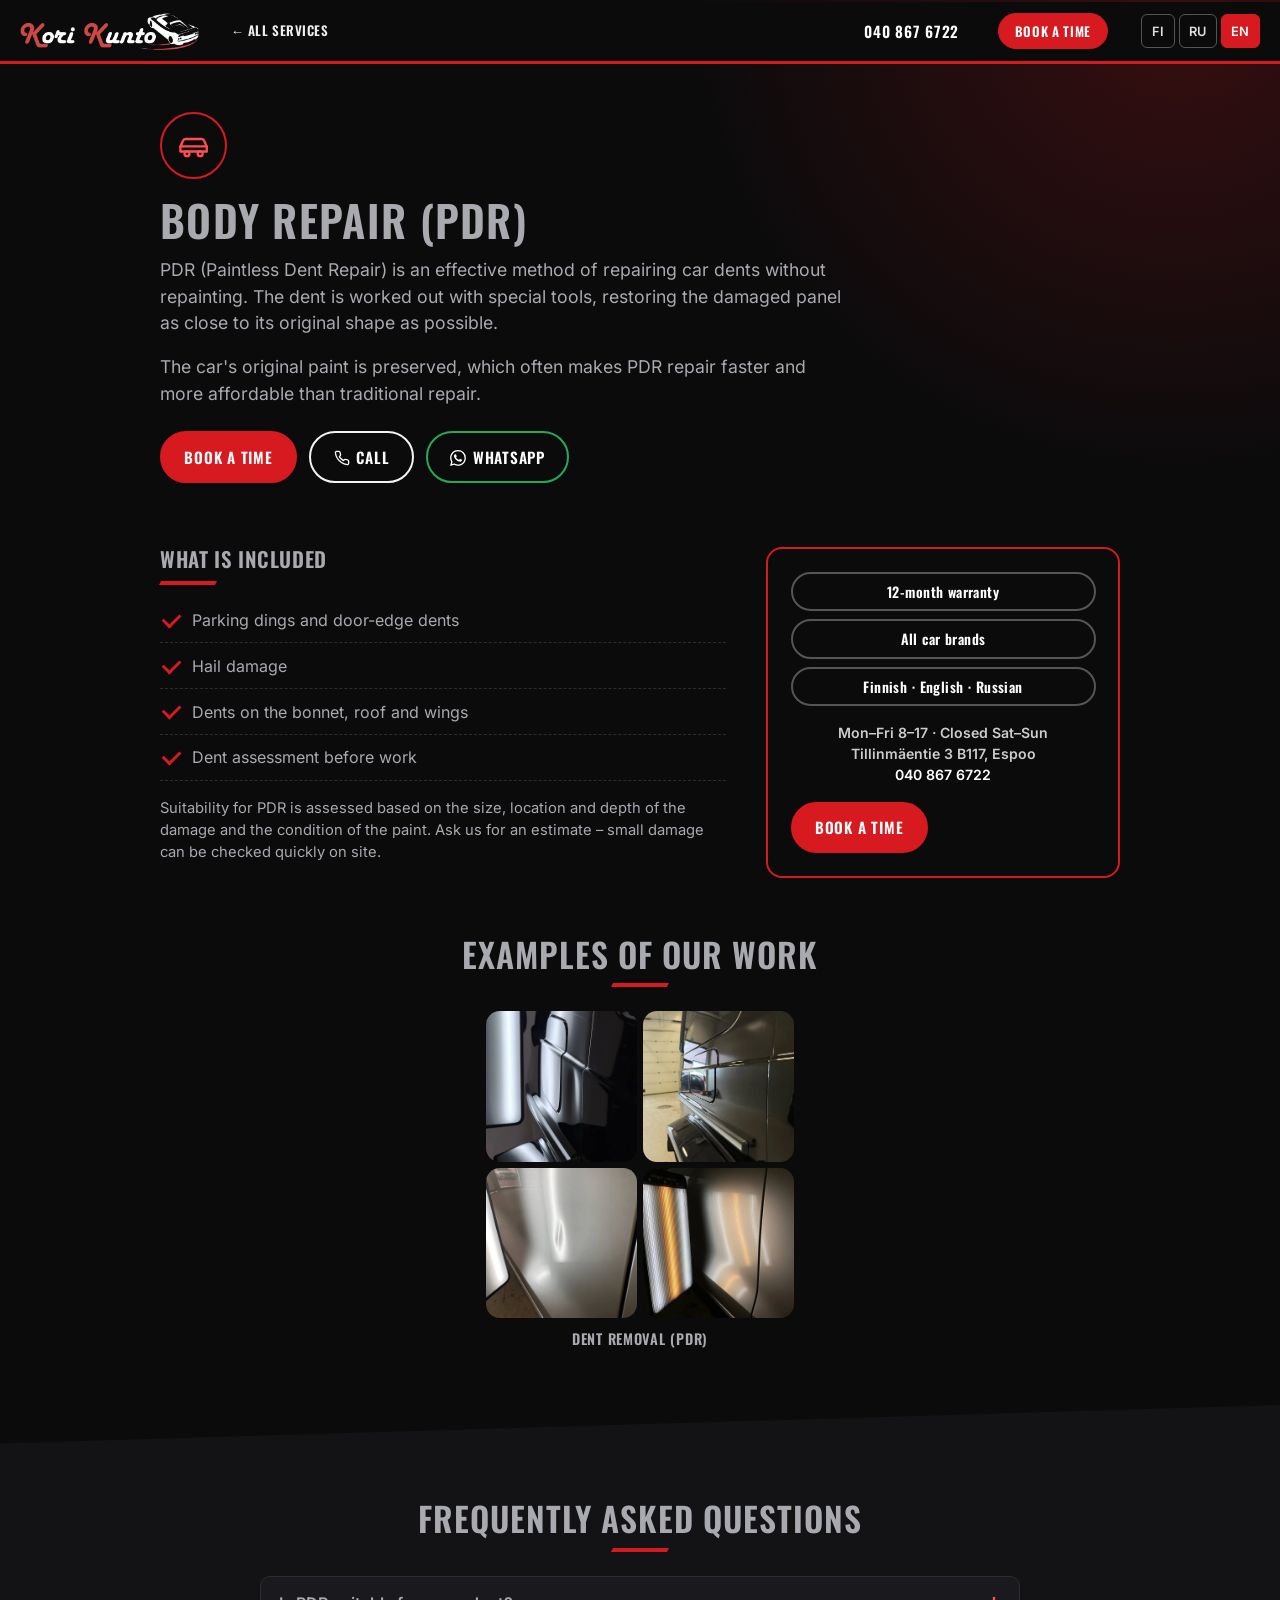
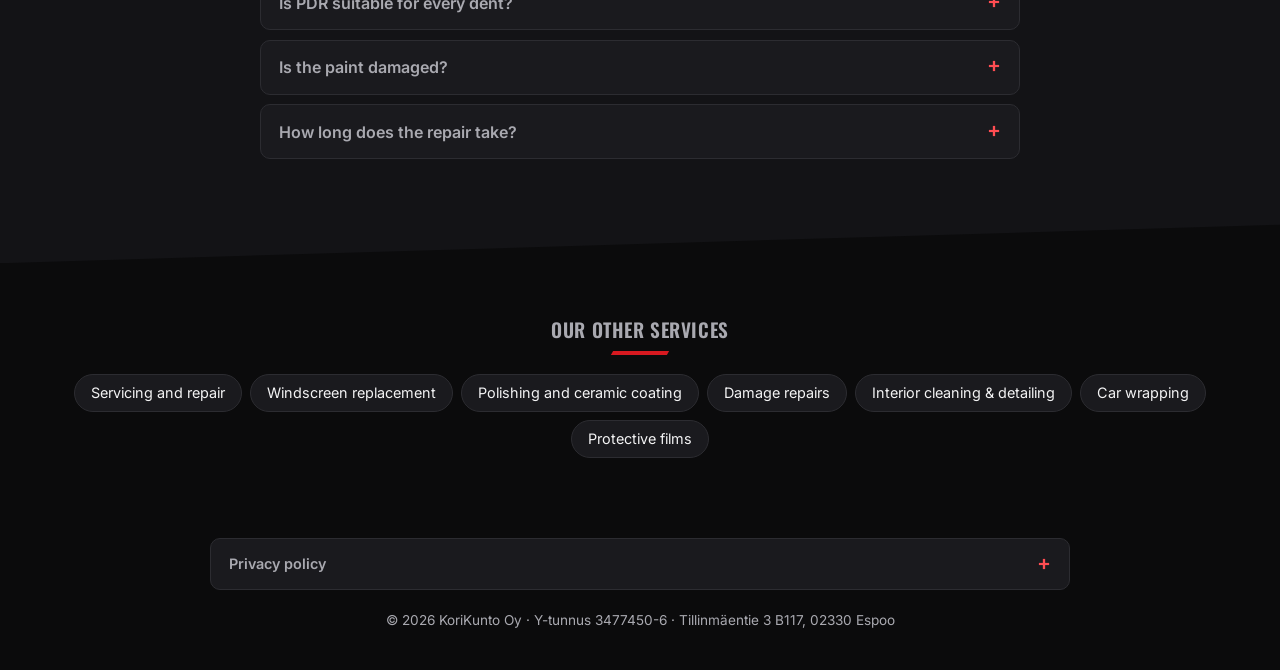
<file: pdr-korikorjaukset.html>
<!DOCTYPE html>
<html lang="fi">
<head>
<meta charset="utf-8">
<meta name="viewport" content="width=device-width, initial-scale=1">
<title>Korikorjaukset (PDR) Espoossa – Kori Kunto</title>
<meta name="description" content="PDR (Paintless Dent Repair) on tehokas menetelmä auton lommojen korjaamiseen ilman maalausta.">
<meta name="theme-color" content="#0b0b0c">
<meta name="color-scheme" content="dark">
<link rel="icon" type="image/png" href="favicon.png">
<link rel="canonical" href="https://kori-kunto.fi/pdr-korikorjaukset.html">
<meta property="og:type" content="website">
<meta property="og:title" content="Korikorjaukset (PDR) Espoossa – Kori Kunto">
<meta property="og:description" content="PDR (Paintless Dent Repair) on tehokas menetelmä auton lommojen korjaamiseen ilman maalausta.">
<meta property="og:url" content="https://kori-kunto.fi/pdr-korikorjaukset.html">
<meta property="og:image" content="https://kori-kunto.fi/og.png">
<meta name="twitter:card" content="summary_large_image">
<link rel="stylesheet" href="style.css">
<script type="application/ld+json">{"@context": "https://schema.org", "@type": "FAQPage", "mainEntity": [{"@type": "Question", "name": "Sopiiko PDR kaikkiin lommoihin?", "acceptedAnswer": {"@type": "Answer", "text": "Ei. Menetelmä toimii, kun maali on ehjä eikä lommo ole liian jyrkkä tai terävä. Kerromme arvion rehellisesti, myös kun PDR ei sovi."}}, {"@type": "Question", "name": "Vaurioituuko maali?", "acceptedAnswer": {"@type": "Answer", "text": "Ei, kun maali on ehjä. Pintaa ei maalata, joten alkuperäinen maali säilyy."}}, {"@type": "Question", "name": "Kuinka kauan korjaus kestää?", "acceptedAnswer": {"@type": "Answer", "text": "Pieni lommo voi onnistua nopeasti. Tarkka aika selviää arvion yhteydessä."}}]}</script>
</head>
<body class="sub">
<header class="top">
  <a class="logo" href="index.html"><img src="img/logo-white.png" alt="Kori Kunto" width="586" height="131" onerror="this.replaceWith(document.createTextNode('Kori Kunto'))"></a>
  <a class="back" href="index.html#palvelut"><span data-l="fi">← Kaikki palvelut</span><span data-l="ru">← Все услуги</span><span data-l="en">← All services</span></a>
  <a class="hphone" href="tel:+358408676722">040 867 6722</a>
  <button class="btn red hb" type="button" data-book><span data-l="fi">Varaa aika</span><span data-l="ru">Забронировать</span><span data-l="en">Book a time</span></button>
  <div class="lang"><button data-lang="fi">FI</button><button data-lang="ru">RU</button><button data-lang="en">EN</button></div>
</header>
<main>
  <section class="sp-hero">
    <span class="ic big" data-ico="2"></span>
    <h1><span data-l="fi">Korikorjaukset (PDR)</span><span data-l="ru">Кузовной ремонт (PDR)</span><span data-l="en">Body repair (PDR)</span></h1>
    <p data-l="fi">PDR (Paintless Dent Repair) on tehokas menetelmä auton lommojen korjaamiseen ilman maalausta. Lommo oikaistaan erikoistyökaluilla palauttamalla vaurioitunut pelti mahdollisimman lähelle alkuperäistä muotoaan.</p><p data-l="fi">Menetelmässä auton alkuperäinen maalipinta säilytetään, mikä tekee PDR-korjauksesta usein nopeamman ja edullisemman vaihtoehdon perinteiseen korjaukseen verrattuna.</p><p data-l="ru">PDR (Paintless Dent Repair) — эффективный метод устранения вмятин на автомобиле без покраски. Вмятина выправляется специальными инструментами: повреждённый металл возвращают как можно ближе к исходной форме.</p><p data-l="ru">При этом сохраняется родное лакокрасочное покрытие, поэтому PDR часто быстрее и выгоднее традиционного ремонта.</p><p data-l="en">PDR (Paintless Dent Repair) is an effective method of repairing car dents without repainting. The dent is worked out with special tools, restoring the damaged panel as close to its original shape as possible.</p><p data-l="en">The car's original paint is preserved, which often makes PDR repair faster and more affordable than traditional repair.</p>
    <div class="cta">
      <button class="btn red" type="button" data-book><span data-l="fi">Varaa aika</span><span data-l="ru">Забронировать</span><span data-l="en">Book a time</span></button>
      <a class="btn" href="tel:+358408676722"><svg viewBox="0 0 24 24" fill="none" stroke="currentColor" stroke-width="2" stroke-linecap="round" stroke-linejoin="round" aria-hidden="true"><path d="M22 16.9v3a2 2 0 0 1-2.2 2 19.8 19.8 0 0 1-8.6-3.1 19.5 19.5 0 0 1-6-6A19.8 19.8 0 0 1 2.1 4.2 2 2 0 0 1 4.1 2h3a2 2 0 0 1 2 1.7c.1 1 .4 1.9.7 2.8a2 2 0 0 1-.5 2.1L8.1 9.9a16 16 0 0 0 6 6l1.3-1.3a2 2 0 0 1 2.1-.4c.9.3 1.8.6 2.8.7a2 2 0 0 1 1.7 2z"/></svg><span data-l="fi">Soita</span><span data-l="ru">Позвонить</span><span data-l="en">Call</span></a>
      <a class="btn wa" href="https://wa.me/358408676722" target="_blank" rel="noopener"><svg viewBox="0 0 24 24" fill="currentColor" aria-hidden="true"><path d="M17.472 14.382c-.297-.149-1.758-.867-2.03-.967-.273-.099-.471-.148-.67.15-.197.297-.767.966-.94 1.164-.173.199-.347.223-.644.075-.297-.15-1.255-.463-2.39-1.475-.883-.788-1.48-1.761-1.653-2.059-.173-.297-.018-.458.13-.606.134-.133.298-.347.446-.52.149-.174.198-.298.298-.497.099-.198.05-.371-.025-.52-.075-.149-.669-1.612-.916-2.207-.242-.579-.487-.5-.669-.51-.173-.008-.371-.01-.57-.01-.198 0-.52.074-.792.372-.272.297-1.04 1.016-1.04 2.479 0 1.462 1.065 2.875 1.213 3.074.149.198 2.096 3.2 5.077 4.487.709.306 1.262.489 1.694.625.712.227 1.36.195 1.871.118.571-.085 1.758-.719 2.006-1.413.248-.694.248-1.289.173-1.413-.074-.124-.272-.198-.57-.347m-5.421 7.403h-.004a9.87 9.87 0 01-5.031-1.378l-.361-.214-3.741.982.998-3.648-.235-.374a9.86 9.86 0 01-1.51-5.26c.001-5.45 4.436-9.884 9.888-9.884 2.64 0 5.122 1.03 6.988 2.898a9.825 9.825 0 012.893 6.994c-.003 5.45-4.437 9.884-9.885 9.884m8.413-18.297A11.815 11.815 0 0012.05 0C5.495 0 .16 5.335.157 11.892c0 2.096.547 4.142 1.588 5.945L.057 24l6.305-1.654a11.882 11.882 0 005.683 1.448h.005c6.554 0 11.89-5.335 11.893-11.893a11.821 11.821 0 00-3.48-8.413Z"/></svg>WhatsApp</a>
    </div>
  </section>

  <section class="sp-body">
    <div>
      <h2><span data-l="fi">Mitä sisältyy</span><span data-l="ru">Что входит</span><span data-l="en">What is included</span></h2>
      <ul class="chk"><li><span data-l="fi">Pysäköintikolhut ja ovenreunojen lommot</span><span data-l="ru">Парковочные вмятины и вмятины от дверей</span><span data-l="en">Parking dings and door-edge dents</span></li><li><span data-l="fi">Rakeiden aiheuttamat lommot</span><span data-l="ru">Градовые вмятины</span><span data-l="en">Hail damage</span></li><li><span data-l="fi">Painumat konepellissä, katossa ja lokasuojissa</span><span data-l="ru">Вмятины на капоте, крыше и крыльях</span><span data-l="en">Dents on the bonnet, roof and wings</span></li><li><span data-l="fi">Lommon arvio ennen työtä</span><span data-l="ru">Оценка вмятины перед работой</span><span data-l="en">Dent assessment before work</span></li></ul>
      <div data-prices="pdr-korikorjaukset"></div>
      <p class="pnote"><span data-l="fi">PDR-korjauksen soveltuvuus arvioidaan vaurion koon, sijainnin, syvyyden ja maalipinnan perusteella. Pyydä meiltä arvio – pienet vauriot voidaan tarkistaa nopeasti paikan päällä.</span><span data-l="ru">Пригодность PDR оценивается по размеру, расположению и глубине повреждения, а также по состоянию краски. Запросите у нас оценку — небольшие повреждения можно быстро осмотреть на месте.</span><span data-l="en">Suitability for PDR is assessed based on the size, location and depth of the damage and the condition of the paint. Ask us for an estimate – small damage can be checked quickly on site.</span></p>
      
      
    </div>
    <aside class="side">
      <ul class="facts">
        <li><span data-l="fi">12 kk takuu töille</span><span data-l="ru">Гарантия 12 мес.</span><span data-l="en">12-month warranty</span></li>
        <li><span data-l="fi">Kaikki automerkit</span><span data-l="ru">Все марки авто</span><span data-l="en">All car brands</span></li>
        <li><span data-l="fi">Suomi · English · Русский</span><span data-l="ru">Фин. · англ. · русский язык</span><span data-l="en">Finnish · English · Russian</span></li>
      </ul>
      <p class="hours"><span data-l="fi">Ma–pe 8–17 · La–su suljettu</span><span data-l="ru">Пн–пт 8–17 · Сб–вс закрыто</span><span data-l="en">Mon–Fri 8–17 · Closed Sat–Sun</span><br>Tillinmäentie 3 B117, Espoo<br><a href="tel:+358408676722">040 867 6722</a></p>
      <button class="btn red" type="button" data-book><span data-l="fi">Varaa aika</span><span data-l="ru">Забронировать</span><span data-l="en">Book a time</span></button>
    </aside>
  </section>

  <section class="sec sp-works"><h2><span data-l="fi">Esimerkkejä töistämme</span><span data-l="ru">Примеры наших работ</span><span data-l="en">Examples of our work</span></h2><div class="works pw"><div data-work="gclass"></div></div></section>

  <section class="sec alt">
    <h2><span data-l="fi">Usein kysyttyä</span><span data-l="ru">Частые вопросы</span><span data-l="en">Frequently asked questions</span></h2>
    <div class="faq"><details class="reveal"><summary><span data-l="fi">Sopiiko PDR kaikkiin lommoihin?</span><span data-l="ru">Подходит ли PDR для любой вмятины?</span><span data-l="en">Is PDR suitable for every dent?</span></summary><p><span data-l="fi">Ei. Menetelmä toimii, kun maali on ehjä eikä lommo ole liian jyrkkä tai terävä. Kerromme arvion rehellisesti, myös kun PDR ei sovi.</span><span data-l="ru">Нет. Метод работает, если краска цела, а вмятина не слишком резкая или острая. Честно скажем, если PDR не подходит.</span><span data-l="en">No. The method works when the paint is intact and the dent is not too sharp or deep. We give an honest assessment, even when PDR is not suitable.</span></p></details><details class="reveal"><summary><span data-l="fi">Vaurioituuko maali?</span><span data-l="ru">Повреждается ли краска?</span><span data-l="en">Is the paint damaged?</span></summary><p><span data-l="fi">Ei, kun maali on ehjä. Pintaa ei maalata, joten alkuperäinen maali säilyy.</span><span data-l="ru">Нет, если она цела. Поверхность не красят, поэтому родное покрытие сохраняется.</span><span data-l="en">No, when the paint is intact. The surface is not repainted, so the original paint is preserved.</span></p></details><details class="reveal"><summary><span data-l="fi">Kuinka kauan korjaus kestää?</span><span data-l="ru">Сколько занимает ремонт?</span><span data-l="en">How long does the repair take?</span></summary><p><span data-l="fi">Pieni lommo voi onnistua nopeasti. Tarkka aika selviää arvion yhteydessä.</span><span data-l="ru">Небольшая вмятина может устраняться быстро. Точное время скажем после оценки.</span><span data-l="en">A small dent can be done quickly. The exact time becomes clear at the assessment.</span></p></details></div>
  </section>

  <section class="sec">
    <h2 class="h2s"><span data-l="fi">Muut palvelumme</span><span data-l="ru">Другие услуги</span><span data-l="en">Our other services</span></h2>
    <div class="more"><a href="autohuolto-ja-korjaus.html"><span data-l="fi">Autohuolto ja korjaus</span><span data-l="ru">Обслуживание и ремонт авто</span><span data-l="en">Servicing and repair</span></a><a href="tuulilasien-vaihto.html"><span data-l="fi">Tuulilasin vaihto</span><span data-l="ru">Замена лобового стекла</span><span data-l="en">Windscreen replacement</span></a><a href="kiillotus-ja-keraaminen-pinnoitus.html"><span data-l="fi">Kiillotus ja keraaminen pinnoitus</span><span data-l="ru">Полировка и керамическое покрытие</span><span data-l="en">Polishing and ceramic coating</span></a><a href="vauriokorjaukset.html"><span data-l="fi">Vauriokorjaukset</span><span data-l="ru">Ремонт повреждений</span><span data-l="en">Damage repairs</span></a><a href="sisapesu-ja-detailing.html"><span data-l="fi">Sisäpesut ja detailing</span><span data-l="ru">Химчистка салона и детейлинг</span><span data-l="en">Interior cleaning & detailing</span></a><a href="autojen-teippaukset.html"><span data-l="fi">Autojen teippaukset</span><span data-l="ru">Оклейка автомобилей</span><span data-l="en">Car wrapping</span></a><a href="suojakalvot.html"><span data-l="fi">Suojakalvot</span><span data-l="ru">Защитные плёнки</span><span data-l="en">Protective films</span></a></div>
  </section>
</main>
<footer>© <span id="yr"></span> KoriKunto Oy · Y-tunnus 3477450-6 · Tillinmäentie 3 B117, 02330 Espoo</footer>
<script src="shared.js"></script>
<script>
(function(){var n=navigator.language||"",lg=n.startsWith("ru")?"ru":n.startsWith("en")?"en":"fi";try{lg=localStorage.getItem("lang")||lg}catch(e){}
function set(l){lg=l;document.documentElement.lang=l;document.querySelectorAll("[data-lang]").forEach(function(b){b.classList.toggle("on",b.dataset.lang===l)});try{localStorage.setItem("lang",l)}catch(e){}}
document.querySelectorAll("[data-lang]").forEach(function(b){b.onclick=function(){set(b.dataset.lang)}});set(lg);
document.getElementById("yr").textContent=new Date().getFullYear();})();
</script>
<script src="common.js"></script>
</body>
</html>
</file>
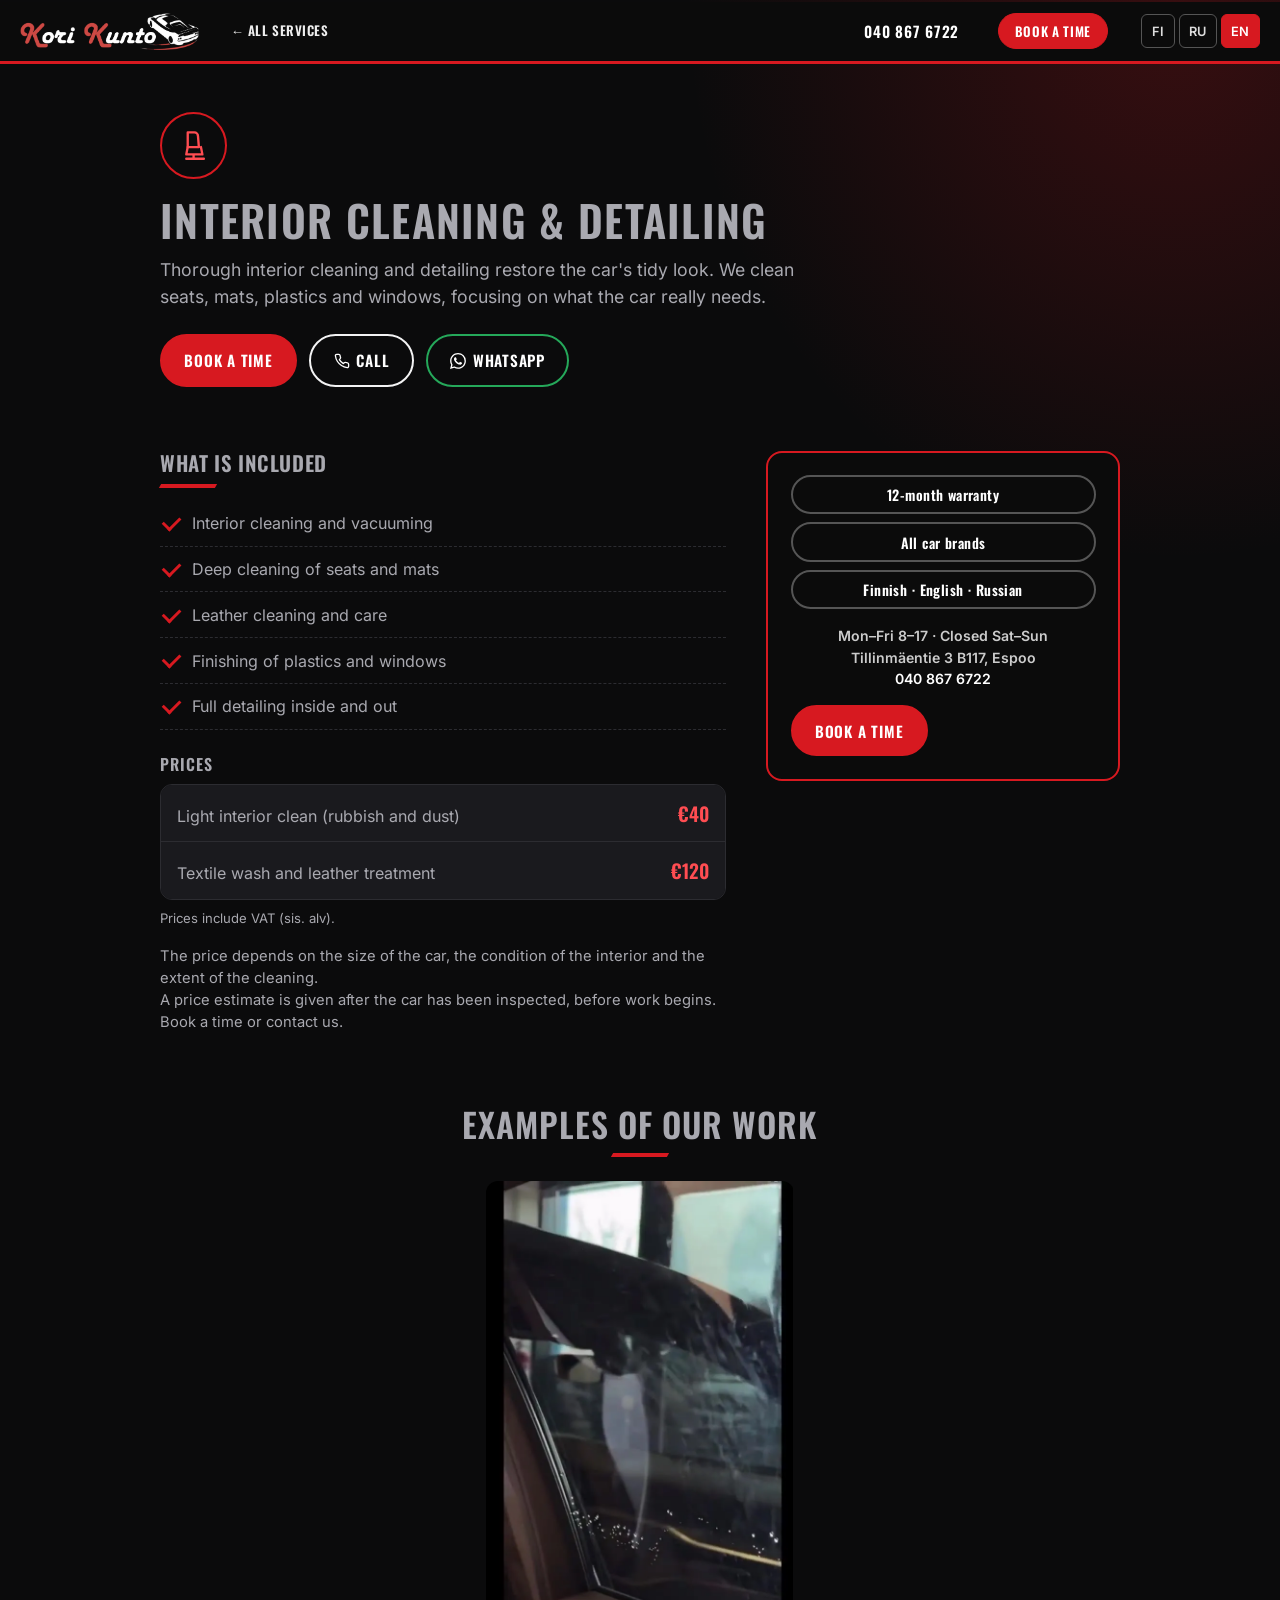
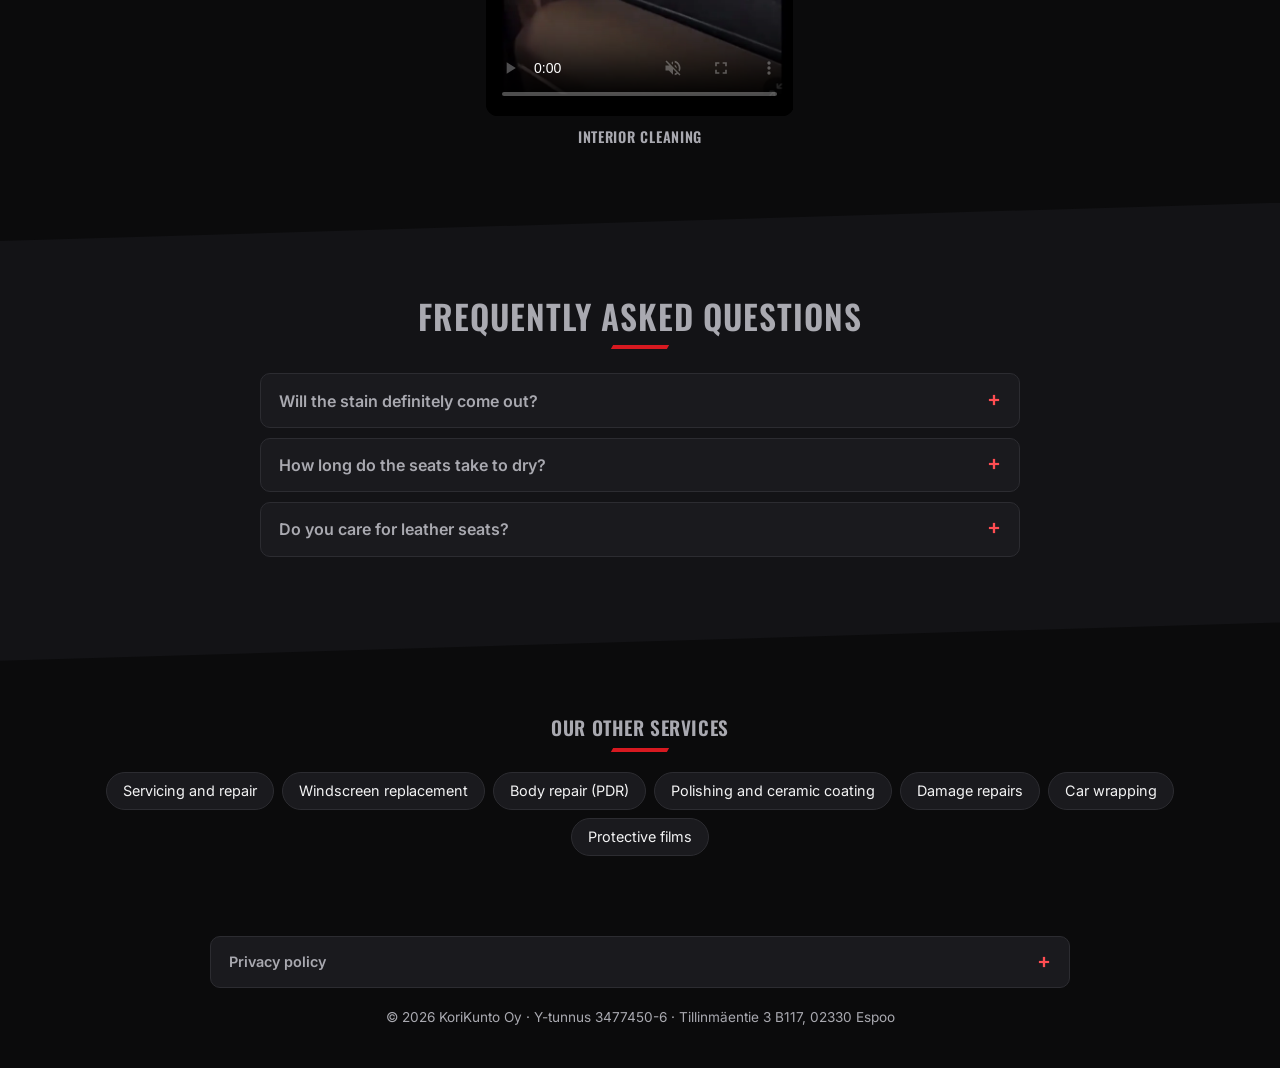
<file: sisapesu-ja-detailing.html>
<!DOCTYPE html>
<html lang="fi">
<head>
<meta charset="utf-8">
<meta name="viewport" content="width=device-width, initial-scale=1">
<title>Sisäpesut ja detailing Espoossa – Kori Kunto</title>
<meta name="description" content="Perusteellinen sisäpuhdistus ja detailing palauttavat auton siistin ilmeen.">
<meta name="theme-color" content="#0b0b0c">
<meta name="color-scheme" content="dark">
<link rel="icon" type="image/png" href="favicon.png">
<link rel="canonical" href="https://kori-kunto.fi/sisapesu-ja-detailing.html">
<meta property="og:type" content="website">
<meta property="og:title" content="Sisäpesut ja detailing Espoossa – Kori Kunto">
<meta property="og:description" content="Perusteellinen sisäpuhdistus ja detailing palauttavat auton siistin ilmeen.">
<meta property="og:url" content="https://kori-kunto.fi/sisapesu-ja-detailing.html">
<meta property="og:image" content="https://kori-kunto.fi/og.png">
<meta name="twitter:card" content="summary_large_image">
<link rel="stylesheet" href="style.css">
<script type="application/ld+json">{"@context": "https://schema.org", "@type": "FAQPage", "mainEntity": [{"@type": "Question", "name": "Lähteekö tahra varmasti pois?", "acceptedAnswer": {"@type": "Answer", "text": "Useimmat tahrat lähtevät. Vanhat tai voimakkaasti värjäävät tahrat (kahvi, rasva, muste) eivät aina. Arvioimme tahran ennen työtä."}}, {"@type": "Question", "name": "Kauanko penkit kuivuvat?", "acceptedAnswer": {"@type": "Answer", "text": "Kuivumisaika riippuu materiaalista ja menetelmästä. Kerromme sen luovutuksen yhteydessä."}}, {"@type": "Question", "name": "Hoidatteko nahkaistuimet?", "acceptedAnswer": {"@type": "Answer", "text": "Kyllä, puhdistamme ja hoidamme nahkapinnat."}}]}</script>
</head>
<body class="sub">
<header class="top">
  <a class="logo" href="index.html"><img src="img/logo-white.png" alt="Kori Kunto" width="586" height="131" onerror="this.replaceWith(document.createTextNode('Kori Kunto'))"></a>
  <a class="back" href="index.html#palvelut"><span data-l="fi">← Kaikki palvelut</span><span data-l="ru">← Все услуги</span><span data-l="en">← All services</span></a>
  <a class="hphone" href="tel:+358408676722">040 867 6722</a>
  <button class="btn red hb" type="button" data-book><span data-l="fi">Varaa aika</span><span data-l="ru">Забронировать</span><span data-l="en">Book a time</span></button>
  <div class="lang"><button data-lang="fi">FI</button><button data-lang="ru">RU</button><button data-lang="en">EN</button></div>
</header>
<main>
  <section class="sp-hero">
    <span class="ic big" data-ico="5"></span>
    <h1><span data-l="fi">Sisäpesut ja detailing</span><span data-l="ru">Химчистка салона и детейлинг</span><span data-l="en">Interior cleaning & detailing</span></h1>
    <p data-l="fi">Perusteellinen sisäpuhdistus ja detailing palauttavat auton siistin ilmeen. Puhdistamme istuimet, matot, muovit ja lasit ja kohdistamme työn siihen, mitä auto oikeasti tarvitsee.</p><p data-l="ru">Тщательная химчистка салона и детейлинг возвращают автомобилю опрятный вид. Чистим сиденья, коврики, пластик и стёкла, сосредотачиваясь на том, что автомобилю действительно нужно.</p><p data-l="en">Thorough interior cleaning and detailing restore the car's tidy look. We clean seats, mats, plastics and windows, focusing on what the car really needs.</p>
    <div class="cta">
      <button class="btn red" type="button" data-book><span data-l="fi">Varaa aika</span><span data-l="ru">Забронировать</span><span data-l="en">Book a time</span></button>
      <a class="btn" href="tel:+358408676722"><svg viewBox="0 0 24 24" fill="none" stroke="currentColor" stroke-width="2" stroke-linecap="round" stroke-linejoin="round" aria-hidden="true"><path d="M22 16.9v3a2 2 0 0 1-2.2 2 19.8 19.8 0 0 1-8.6-3.1 19.5 19.5 0 0 1-6-6A19.8 19.8 0 0 1 2.1 4.2 2 2 0 0 1 4.1 2h3a2 2 0 0 1 2 1.7c.1 1 .4 1.9.7 2.8a2 2 0 0 1-.5 2.1L8.1 9.9a16 16 0 0 0 6 6l1.3-1.3a2 2 0 0 1 2.1-.4c.9.3 1.8.6 2.8.7a2 2 0 0 1 1.7 2z"/></svg><span data-l="fi">Soita</span><span data-l="ru">Позвонить</span><span data-l="en">Call</span></a>
      <a class="btn wa" href="https://wa.me/358408676722" target="_blank" rel="noopener"><svg viewBox="0 0 24 24" fill="currentColor" aria-hidden="true"><path d="M17.472 14.382c-.297-.149-1.758-.867-2.03-.967-.273-.099-.471-.148-.67.15-.197.297-.767.966-.94 1.164-.173.199-.347.223-.644.075-.297-.15-1.255-.463-2.39-1.475-.883-.788-1.48-1.761-1.653-2.059-.173-.297-.018-.458.13-.606.134-.133.298-.347.446-.52.149-.174.198-.298.298-.497.099-.198.05-.371-.025-.52-.075-.149-.669-1.612-.916-2.207-.242-.579-.487-.5-.669-.51-.173-.008-.371-.01-.57-.01-.198 0-.52.074-.792.372-.272.297-1.04 1.016-1.04 2.479 0 1.462 1.065 2.875 1.213 3.074.149.198 2.096 3.2 5.077 4.487.709.306 1.262.489 1.694.625.712.227 1.36.195 1.871.118.571-.085 1.758-.719 2.006-1.413.248-.694.248-1.289.173-1.413-.074-.124-.272-.198-.57-.347m-5.421 7.403h-.004a9.87 9.87 0 01-5.031-1.378l-.361-.214-3.741.982.998-3.648-.235-.374a9.86 9.86 0 01-1.51-5.26c.001-5.45 4.436-9.884 9.888-9.884 2.64 0 5.122 1.03 6.988 2.898a9.825 9.825 0 012.893 6.994c-.003 5.45-4.437 9.884-9.885 9.884m8.413-18.297A11.815 11.815 0 0012.05 0C5.495 0 .16 5.335.157 11.892c0 2.096.547 4.142 1.588 5.945L.057 24l6.305-1.654a11.882 11.882 0 005.683 1.448h.005c6.554 0 11.89-5.335 11.893-11.893a11.821 11.821 0 00-3.48-8.413Z"/></svg>WhatsApp</a>
    </div>
  </section>

  <section class="sp-body">
    <div>
      <h2><span data-l="fi">Mitä sisältyy</span><span data-l="ru">Что входит</span><span data-l="en">What is included</span></h2>
      <ul class="chk"><li><span data-l="fi">Sisäpesu ja imurointi</span><span data-l="ru">Уборка и пылесос салона</span><span data-l="en">Interior cleaning and vacuuming</span></li><li><span data-l="fi">Penkkien ja mattojen syväpuhdistus</span><span data-l="ru">Глубокая чистка сидений и ковриков</span><span data-l="en">Deep cleaning of seats and mats</span></li><li><span data-l="fi">Nahkojen puhdistus ja hoito</span><span data-l="ru">Чистка и уход за кожей</span><span data-l="en">Leather cleaning and care</span></li><li><span data-l="fi">Muovien ja lasien viimeistely</span><span data-l="ru">Финишная обработка пластика и стёкол</span><span data-l="en">Finishing of plastics and windows</span></li><li><span data-l="fi">Täysi detailing sisältä ja ulkoa</span><span data-l="ru">Комплексный детейлинг салона и кузова</span><span data-l="en">Full detailing inside and out</span></li></ul>
      <div data-prices="sisapesu-ja-detailing"></div>
      <p class="pnote"><span data-l="fi">Hinta määräytyy auton koon, sisätilojen kunnon ja puhdistuksen laajuuden mukaan.<br>Hinta-arvio annetaan auton tarkastuksen jälkeen ennen työn aloittamista. Varaa aika tai ota yhteyttä.</span><span data-l="ru">Цена зависит от размера автомобиля, состояния салона и объёма чистки.<br>Оценка стоимости даётся после осмотра автомобиля, до начала работ. Забронируйте время или свяжитесь с нами.</span><span data-l="en">The price depends on the size of the car, the condition of the interior and the extent of the cleaning.<br>A price estimate is given after the car has been inspected, before work begins. Book a time or contact us.</span></p>
      
      
    </div>
    <aside class="side">
      <ul class="facts">
        <li><span data-l="fi">12 kk takuu töille</span><span data-l="ru">Гарантия 12 мес.</span><span data-l="en">12-month warranty</span></li>
        <li><span data-l="fi">Kaikki automerkit</span><span data-l="ru">Все марки авто</span><span data-l="en">All car brands</span></li>
        <li><span data-l="fi">Suomi · English · Русский</span><span data-l="ru">Фин. · англ. · русский язык</span><span data-l="en">Finnish · English · Russian</span></li>
      </ul>
      <p class="hours"><span data-l="fi">Ma–pe 8–17 · La–su suljettu</span><span data-l="ru">Пн–пт 8–17 · Сб–вс закрыто</span><span data-l="en">Mon–Fri 8–17 · Closed Sat–Sun</span><br>Tillinmäentie 3 B117, Espoo<br><a href="tel:+358408676722">040 867 6722</a></p>
      <button class="btn red" type="button" data-book><span data-l="fi">Varaa aika</span><span data-l="ru">Забронировать</span><span data-l="en">Book a time</span></button>
    </aside>
  </section>

  <section class="sec sp-works"><h2><span data-l="fi">Esimerkkejä töistämme</span><span data-l="ru">Примеры наших работ</span><span data-l="en">Examples of our work</span></h2><div class="works pw"><div data-work="clean"></div></div></section>

  <section class="sec alt">
    <h2><span data-l="fi">Usein kysyttyä</span><span data-l="ru">Частые вопросы</span><span data-l="en">Frequently asked questions</span></h2>
    <div class="faq"><details class="reveal"><summary><span data-l="fi">Lähteekö tahra varmasti pois?</span><span data-l="ru">Точно ли отойдёт пятно?</span><span data-l="en">Will the stain definitely come out?</span></summary><p><span data-l="fi">Useimmat tahrat lähtevät. Vanhat tai voimakkaasti värjäävät tahrat (kahvi, rasva, muste) eivät aina. Arvioimme tahran ennen työtä.</span><span data-l="ru">Большинство пятен отходит. Старые или сильно красящие (кофе, жир, чернила) — не всегда. Оценим пятно до работы.</span><span data-l="en">Most stains do. Old or strongly staining marks (coffee, grease, ink) do not always. We assess the stain before starting.</span></p></details><details class="reveal"><summary><span data-l="fi">Kauanko penkit kuivuvat?</span><span data-l="ru">Сколько сохнут сиденья?</span><span data-l="en">How long do the seats take to dry?</span></summary><p><span data-l="fi">Kuivumisaika riippuu materiaalista ja menetelmästä. Kerromme sen luovutuksen yhteydessä.</span><span data-l="ru">Время высыхания зависит от материала и метода. Скажем при выдаче автомобиля.</span><span data-l="en">Drying time depends on the material and method. We tell you at handover.</span></p></details><details class="reveal"><summary><span data-l="fi">Hoidatteko nahkaistuimet?</span><span data-l="ru">Ухаживаете за кожаными сиденьями?</span><span data-l="en">Do you care for leather seats?</span></summary><p><span data-l="fi">Kyllä, puhdistamme ja hoidamme nahkapinnat.</span><span data-l="ru">Да, чистим и обрабатываем кожаные поверхности.</span><span data-l="en">Yes, we clean and care for leather surfaces.</span></p></details></div>
  </section>

  <section class="sec">
    <h2 class="h2s"><span data-l="fi">Muut palvelumme</span><span data-l="ru">Другие услуги</span><span data-l="en">Our other services</span></h2>
    <div class="more"><a href="autohuolto-ja-korjaus.html"><span data-l="fi">Autohuolto ja korjaus</span><span data-l="ru">Обслуживание и ремонт авто</span><span data-l="en">Servicing and repair</span></a><a href="tuulilasien-vaihto.html"><span data-l="fi">Tuulilasin vaihto</span><span data-l="ru">Замена лобового стекла</span><span data-l="en">Windscreen replacement</span></a><a href="pdr-korikorjaukset.html"><span data-l="fi">Korikorjaukset (PDR)</span><span data-l="ru">Кузовной ремонт (PDR)</span><span data-l="en">Body repair (PDR)</span></a><a href="kiillotus-ja-keraaminen-pinnoitus.html"><span data-l="fi">Kiillotus ja keraaminen pinnoitus</span><span data-l="ru">Полировка и керамическое покрытие</span><span data-l="en">Polishing and ceramic coating</span></a><a href="vauriokorjaukset.html"><span data-l="fi">Vauriokorjaukset</span><span data-l="ru">Ремонт повреждений</span><span data-l="en">Damage repairs</span></a><a href="autojen-teippaukset.html"><span data-l="fi">Autojen teippaukset</span><span data-l="ru">Оклейка автомобилей</span><span data-l="en">Car wrapping</span></a><a href="suojakalvot.html"><span data-l="fi">Suojakalvot</span><span data-l="ru">Защитные плёнки</span><span data-l="en">Protective films</span></a></div>
  </section>
</main>
<footer>© <span id="yr"></span> KoriKunto Oy · Y-tunnus 3477450-6 · Tillinmäentie 3 B117, 02330 Espoo</footer>
<script src="shared.js"></script>
<script>
(function(){var n=navigator.language||"",lg=n.startsWith("ru")?"ru":n.startsWith("en")?"en":"fi";try{lg=localStorage.getItem("lang")||lg}catch(e){}
function set(l){lg=l;document.documentElement.lang=l;document.querySelectorAll("[data-lang]").forEach(function(b){b.classList.toggle("on",b.dataset.lang===l)});try{localStorage.setItem("lang",l)}catch(e){}}
document.querySelectorAll("[data-lang]").forEach(function(b){b.onclick=function(){set(b.dataset.lang)}});set(lg);
document.getElementById("yr").textContent=new Date().getFullYear();})();
</script>
<script src="common.js"></script>
</body>
</html>
</file>
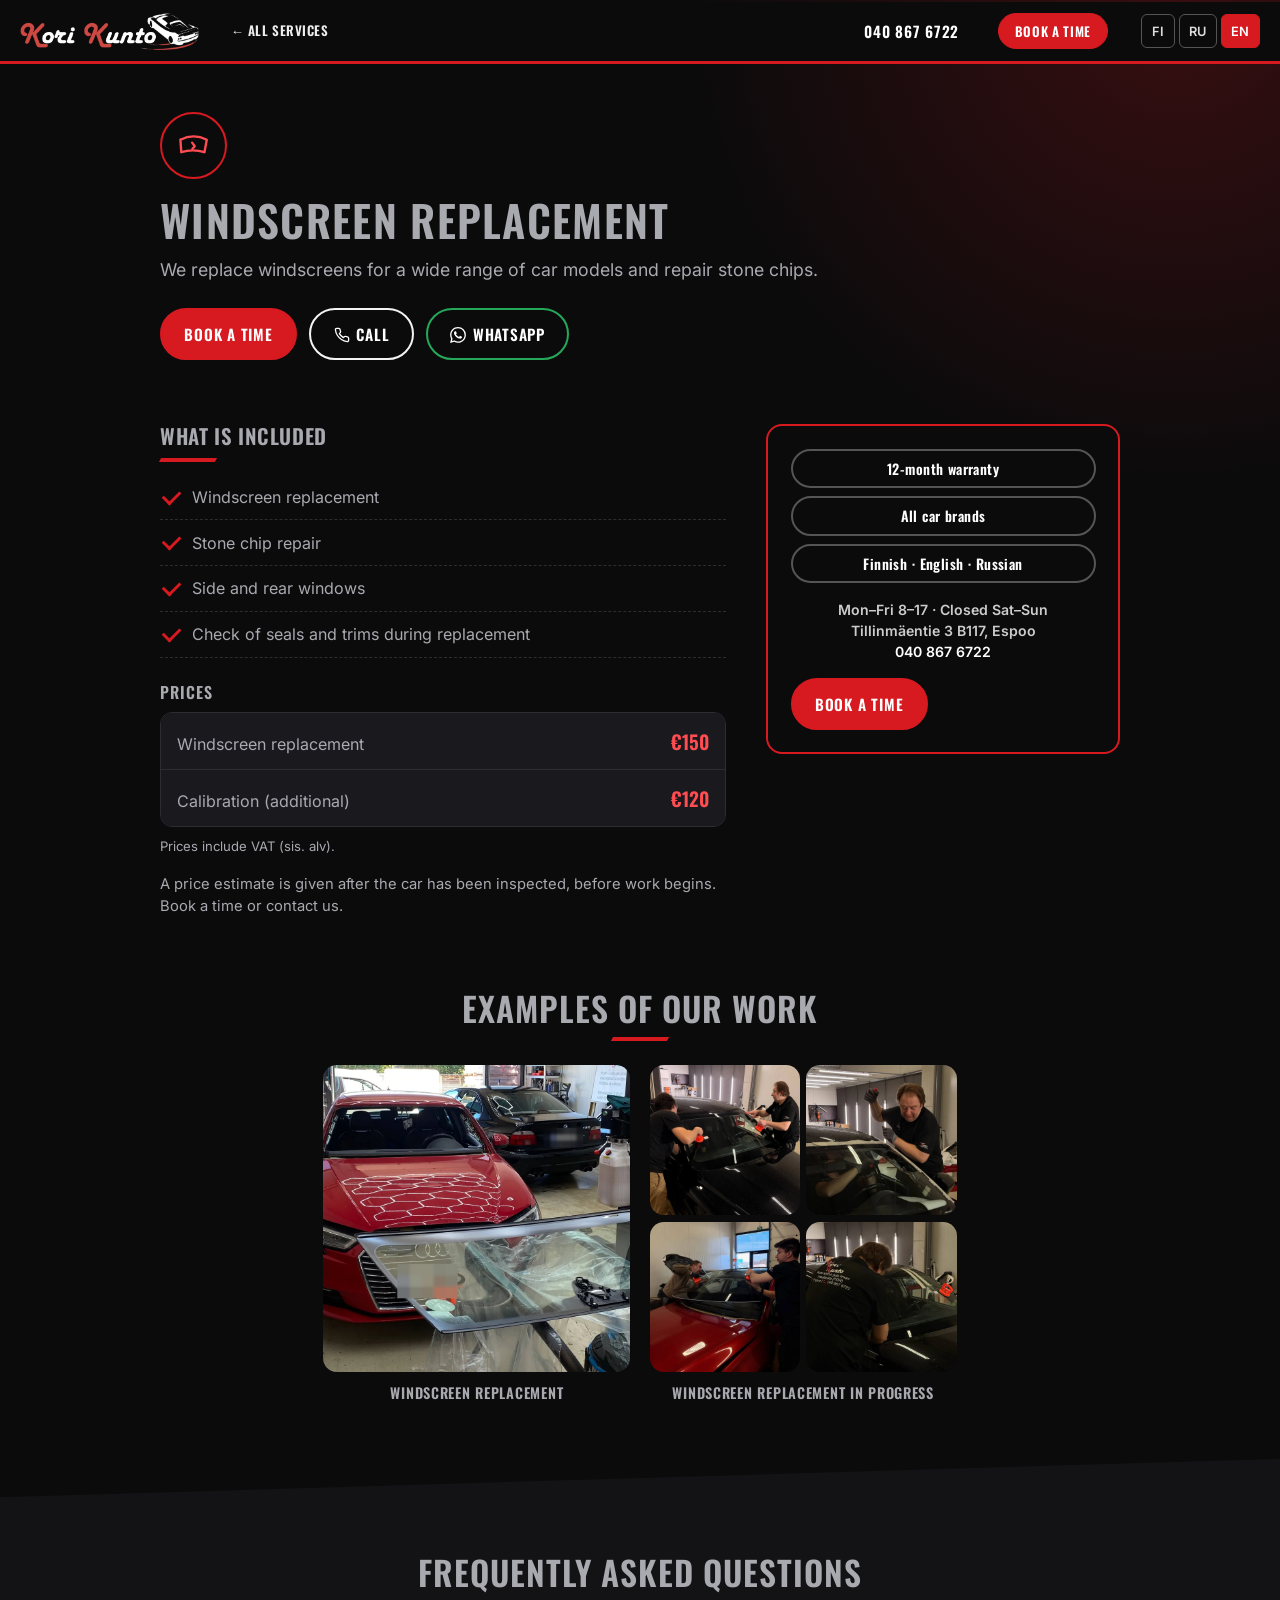
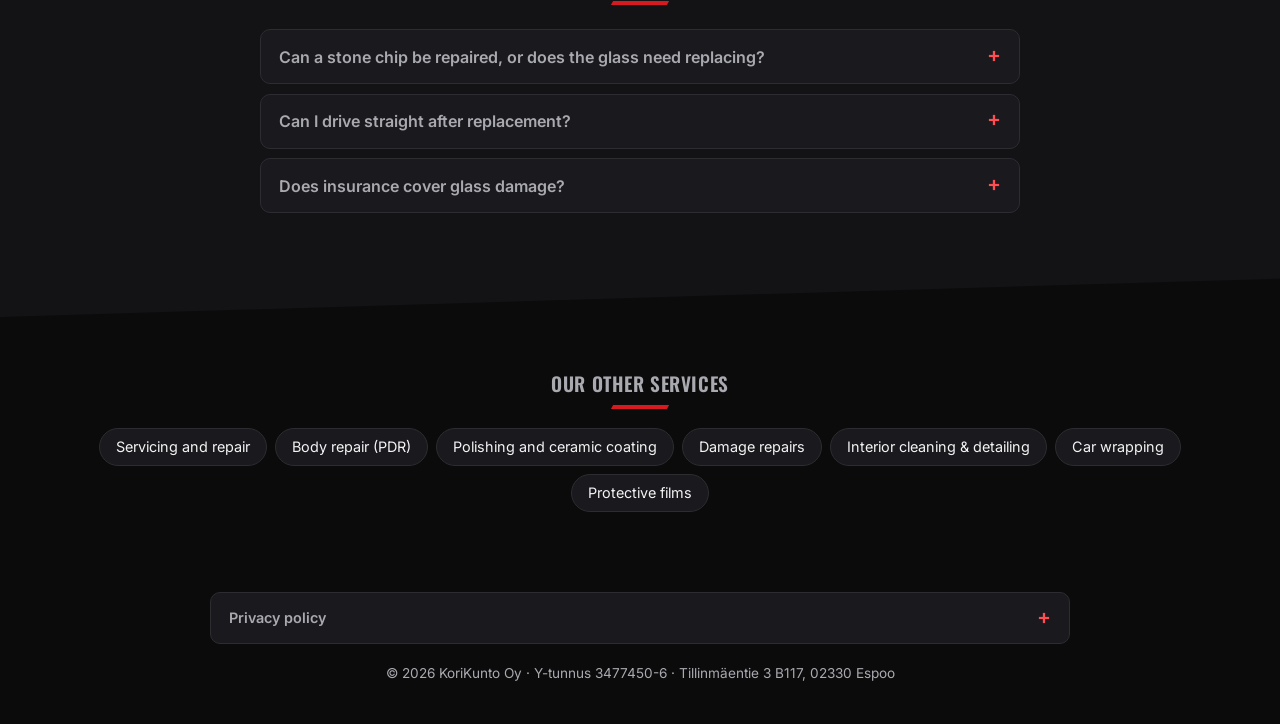
<file: tuulilasien-vaihto.html>
<!DOCTYPE html>
<html lang="fi">
<head>
<meta charset="utf-8">
<meta name="viewport" content="width=device-width, initial-scale=1">
<title>Tuulilasin vaihto Espoossa – Kori Kunto</title>
<meta name="description" content="Vaihdamme tuulilaseja eri automalleihin ja korjaamme kiveniskemät..">
<meta name="theme-color" content="#0b0b0c">
<meta name="color-scheme" content="dark">
<link rel="icon" type="image/png" href="favicon.png">
<link rel="canonical" href="https://kori-kunto.fi/tuulilasien-vaihto.html">
<meta property="og:type" content="website">
<meta property="og:title" content="Tuulilasin vaihto Espoossa – Kori Kunto">
<meta property="og:description" content="Vaihdamme tuulilaseja eri automalleihin ja korjaamme kiveniskemät..">
<meta property="og:url" content="https://kori-kunto.fi/tuulilasien-vaihto.html">
<meta property="og:image" content="https://kori-kunto.fi/og.png">
<meta name="twitter:card" content="summary_large_image">
<link rel="stylesheet" href="style.css">
<script type="application/ld+json">{"@context": "https://schema.org", "@type": "FAQPage", "mainEntity": [{"@type": "Question", "name": "Voiko kiveniskemän korjata, vai pitääkö lasi vaihtaa?", "acceptedAnswer": {"@type": "Answer", "text": "Pieni isku voidaan yleensä korjata, jos se ei ole suoraan kuljettajan näkökentässä tai lasin reunassa. Muuten lasi vaihdetaan."}}, {"@type": "Question", "name": "Voinko ajaa heti vaihdon jälkeen?", "acceptedAnswer": {"@type": "Answer", "text": "Liiman kovettumisaika vaihtelee. Kerromme tarkan odotusajan työn yhteydessä."}}, {"@type": "Question", "name": "Korvaako vakuutus lasivahingon?", "acceptedAnswer": {"@type": "Answer", "text": "Monissa vakuutuksissa lasivahinko korvataan. Tarkista ehdot omalta vakuutusyhtiöltäsi."}}]}</script>
</head>
<body class="sub">
<header class="top">
  <a class="logo" href="index.html"><img src="img/logo-white.png" alt="Kori Kunto" width="586" height="131" onerror="this.replaceWith(document.createTextNode('Kori Kunto'))"></a>
  <a class="back" href="index.html#palvelut"><span data-l="fi">← Kaikki palvelut</span><span data-l="ru">← Все услуги</span><span data-l="en">← All services</span></a>
  <a class="hphone" href="tel:+358408676722">040 867 6722</a>
  <button class="btn red hb" type="button" data-book><span data-l="fi">Varaa aika</span><span data-l="ru">Забронировать</span><span data-l="en">Book a time</span></button>
  <div class="lang"><button data-lang="fi">FI</button><button data-lang="ru">RU</button><button data-lang="en">EN</button></div>
</header>
<main>
  <section class="sp-hero">
    <span class="ic big" data-ico="1"></span>
    <h1><span data-l="fi">Tuulilasin vaihto</span><span data-l="ru">Замена лобового стекла</span><span data-l="en">Windscreen replacement</span></h1>
    <p data-l="fi">Vaihdamme tuulilaseja eri automalleihin ja korjaamme kiveniskemät.</p><p data-l="ru">Заменяем лобовые стёкла на разные модели автомобилей и ремонтируем сколы от камней.</p><p data-l="en">We replace windscreens for a wide range of car models and repair stone chips.</p>
    <div class="cta">
      <button class="btn red" type="button" data-book><span data-l="fi">Varaa aika</span><span data-l="ru">Забронировать</span><span data-l="en">Book a time</span></button>
      <a class="btn" href="tel:+358408676722"><svg viewBox="0 0 24 24" fill="none" stroke="currentColor" stroke-width="2" stroke-linecap="round" stroke-linejoin="round" aria-hidden="true"><path d="M22 16.9v3a2 2 0 0 1-2.2 2 19.8 19.8 0 0 1-8.6-3.1 19.5 19.5 0 0 1-6-6A19.8 19.8 0 0 1 2.1 4.2 2 2 0 0 1 4.1 2h3a2 2 0 0 1 2 1.7c.1 1 .4 1.9.7 2.8a2 2 0 0 1-.5 2.1L8.1 9.9a16 16 0 0 0 6 6l1.3-1.3a2 2 0 0 1 2.1-.4c.9.3 1.8.6 2.8.7a2 2 0 0 1 1.7 2z"/></svg><span data-l="fi">Soita</span><span data-l="ru">Позвонить</span><span data-l="en">Call</span></a>
      <a class="btn wa" href="https://wa.me/358408676722" target="_blank" rel="noopener"><svg viewBox="0 0 24 24" fill="currentColor" aria-hidden="true"><path d="M17.472 14.382c-.297-.149-1.758-.867-2.03-.967-.273-.099-.471-.148-.67.15-.197.297-.767.966-.94 1.164-.173.199-.347.223-.644.075-.297-.15-1.255-.463-2.39-1.475-.883-.788-1.48-1.761-1.653-2.059-.173-.297-.018-.458.13-.606.134-.133.298-.347.446-.52.149-.174.198-.298.298-.497.099-.198.05-.371-.025-.52-.075-.149-.669-1.612-.916-2.207-.242-.579-.487-.5-.669-.51-.173-.008-.371-.01-.57-.01-.198 0-.52.074-.792.372-.272.297-1.04 1.016-1.04 2.479 0 1.462 1.065 2.875 1.213 3.074.149.198 2.096 3.2 5.077 4.487.709.306 1.262.489 1.694.625.712.227 1.36.195 1.871.118.571-.085 1.758-.719 2.006-1.413.248-.694.248-1.289.173-1.413-.074-.124-.272-.198-.57-.347m-5.421 7.403h-.004a9.87 9.87 0 01-5.031-1.378l-.361-.214-3.741.982.998-3.648-.235-.374a9.86 9.86 0 01-1.51-5.26c.001-5.45 4.436-9.884 9.888-9.884 2.64 0 5.122 1.03 6.988 2.898a9.825 9.825 0 012.893 6.994c-.003 5.45-4.437 9.884-9.885 9.884m8.413-18.297A11.815 11.815 0 0012.05 0C5.495 0 .16 5.335.157 11.892c0 2.096.547 4.142 1.588 5.945L.057 24l6.305-1.654a11.882 11.882 0 005.683 1.448h.005c6.554 0 11.89-5.335 11.893-11.893a11.821 11.821 0 00-3.48-8.413Z"/></svg>WhatsApp</a>
    </div>
  </section>

  <section class="sp-body">
    <div>
      <h2><span data-l="fi">Mitä sisältyy</span><span data-l="ru">Что входит</span><span data-l="en">What is included</span></h2>
      <ul class="chk"><li><span data-l="fi">Tuulilasin vaihto</span><span data-l="ru">Замена лобового стекла</span><span data-l="en">Windscreen replacement</span></li><li><span data-l="fi">Kiveniskemän korjaus</span><span data-l="ru">Ремонт сколов</span><span data-l="en">Stone chip repair</span></li><li><span data-l="fi">Sivu- ja takalasit</span><span data-l="ru">Боковые и заднее стёкла</span><span data-l="en">Side and rear windows</span></li><li><span data-l="fi">Tiivisteiden ja listojen tarkistus vaihdon yhteydessä</span><span data-l="ru">Проверка уплотнителей и молдингов при замене</span><span data-l="en">Check of seals and trims during replacement</span></li></ul>
      <div data-prices="tuulilasien-vaihto"></div>
      <p class="pnote"><span data-l="fi">Hinta-arvio annetaan auton tarkastuksen jälkeen ennen työn aloittamista. Varaa aika tai ota yhteyttä.</span><span data-l="ru">Оценка стоимости даётся после осмотра автомобиля, до начала работ. Забронируйте время или свяжитесь с нами.</span><span data-l="en">A price estimate is given after the car has been inspected, before work begins. Book a time or contact us.</span></p>
      
      
    </div>
    <aside class="side">
      <ul class="facts">
        <li><span data-l="fi">12 kk takuu töille</span><span data-l="ru">Гарантия 12 мес.</span><span data-l="en">12-month warranty</span></li>
        <li><span data-l="fi">Kaikki automerkit</span><span data-l="ru">Все марки авто</span><span data-l="en">All car brands</span></li>
        <li><span data-l="fi">Suomi · English · Русский</span><span data-l="ru">Фин. · англ. · русский язык</span><span data-l="en">Finnish · English · Russian</span></li>
      </ul>
      <p class="hours"><span data-l="fi">Ma–pe 8–17 · La–su suljettu</span><span data-l="ru">Пн–пт 8–17 · Сб–вс закрыто</span><span data-l="en">Mon–Fri 8–17 · Closed Sat–Sun</span><br>Tillinmäentie 3 B117, Espoo<br><a href="tel:+358408676722">040 867 6722</a></p>
      <button class="btn red" type="button" data-book><span data-l="fi">Varaa aika</span><span data-l="ru">Забронировать</span><span data-l="en">Book a time</span></button>
    </aside>
  </section>

  <section class="sec sp-works"><h2><span data-l="fi">Esimerkkejä töistämme</span><span data-l="ru">Примеры наших работ</span><span data-l="en">Examples of our work</span></h2><div class="works pw"><div data-work="glass"></div><div data-work="glass2"></div></div></section>

  <section class="sec alt">
    <h2><span data-l="fi">Usein kysyttyä</span><span data-l="ru">Частые вопросы</span><span data-l="en">Frequently asked questions</span></h2>
    <div class="faq"><details class="reveal"><summary><span data-l="fi">Voiko kiveniskemän korjata, vai pitääkö lasi vaihtaa?</span><span data-l="ru">Можно ли отремонтировать скол или нужна замена?</span><span data-l="en">Can a stone chip be repaired, or does the glass need replacing?</span></summary><p><span data-l="fi">Pieni isku voidaan yleensä korjata, jos se ei ole suoraan kuljettajan näkökentässä tai lasin reunassa. Muuten lasi vaihdetaan.</span><span data-l="ru">Небольшой скол обычно ремонтируется, если он не в зоне обзора водителя и не у края стекла. В остальных случаях стекло меняют.</span><span data-l="en">A small chip can usually be repaired if it is not directly in the driver's line of sight or at the edge of the glass. Otherwise the glass is replaced.</span></p></details><details class="reveal"><summary><span data-l="fi">Voinko ajaa heti vaihdon jälkeen?</span><span data-l="ru">Можно ли ехать сразу после замены?</span><span data-l="en">Can I drive straight after replacement?</span></summary><p><span data-l="fi">Liiman kovettumisaika vaihtelee. Kerromme tarkan odotusajan työn yhteydessä.</span><span data-l="ru">Время полимеризации клея зависит от условий. Точное время ожидания назовём при работе.</span><span data-l="en">Adhesive curing time varies. We will tell you the exact waiting time when we do the work.</span></p></details><details class="reveal"><summary><span data-l="fi">Korvaako vakuutus lasivahingon?</span><span data-l="ru">Покрывает ли страховка повреждение стекла?</span><span data-l="en">Does insurance cover glass damage?</span></summary><p><span data-l="fi">Monissa vakuutuksissa lasivahinko korvataan. Tarkista ehdot omalta vakuutusyhtiöltäsi.</span><span data-l="ru">Во многих страховках стёкла покрываются. Условия уточните в своей страховой компании.</span><span data-l="en">Many insurance policies cover glass damage. Check the terms with your insurer.</span></p></details></div>
  </section>

  <section class="sec">
    <h2 class="h2s"><span data-l="fi">Muut palvelumme</span><span data-l="ru">Другие услуги</span><span data-l="en">Our other services</span></h2>
    <div class="more"><a href="autohuolto-ja-korjaus.html"><span data-l="fi">Autohuolto ja korjaus</span><span data-l="ru">Обслуживание и ремонт авто</span><span data-l="en">Servicing and repair</span></a><a href="pdr-korikorjaukset.html"><span data-l="fi">Korikorjaukset (PDR)</span><span data-l="ru">Кузовной ремонт (PDR)</span><span data-l="en">Body repair (PDR)</span></a><a href="kiillotus-ja-keraaminen-pinnoitus.html"><span data-l="fi">Kiillotus ja keraaminen pinnoitus</span><span data-l="ru">Полировка и керамическое покрытие</span><span data-l="en">Polishing and ceramic coating</span></a><a href="vauriokorjaukset.html"><span data-l="fi">Vauriokorjaukset</span><span data-l="ru">Ремонт повреждений</span><span data-l="en">Damage repairs</span></a><a href="sisapesu-ja-detailing.html"><span data-l="fi">Sisäpesut ja detailing</span><span data-l="ru">Химчистка салона и детейлинг</span><span data-l="en">Interior cleaning & detailing</span></a><a href="autojen-teippaukset.html"><span data-l="fi">Autojen teippaukset</span><span data-l="ru">Оклейка автомобилей</span><span data-l="en">Car wrapping</span></a><a href="suojakalvot.html"><span data-l="fi">Suojakalvot</span><span data-l="ru">Защитные плёнки</span><span data-l="en">Protective films</span></a></div>
  </section>
</main>
<footer>© <span id="yr"></span> KoriKunto Oy · Y-tunnus 3477450-6 · Tillinmäentie 3 B117, 02330 Espoo</footer>
<script src="shared.js"></script>
<script>
(function(){var n=navigator.language||"",lg=n.startsWith("ru")?"ru":n.startsWith("en")?"en":"fi";try{lg=localStorage.getItem("lang")||lg}catch(e){}
function set(l){lg=l;document.documentElement.lang=l;document.querySelectorAll("[data-lang]").forEach(function(b){b.classList.toggle("on",b.dataset.lang===l)});try{localStorage.setItem("lang",l)}catch(e){}}
document.querySelectorAll("[data-lang]").forEach(function(b){b.onclick=function(){set(b.dataset.lang)}});set(lg);
document.getElementById("yr").textContent=new Date().getFullYear();})();
</script>
<script src="common.js"></script>
</body>
</html>
</file>
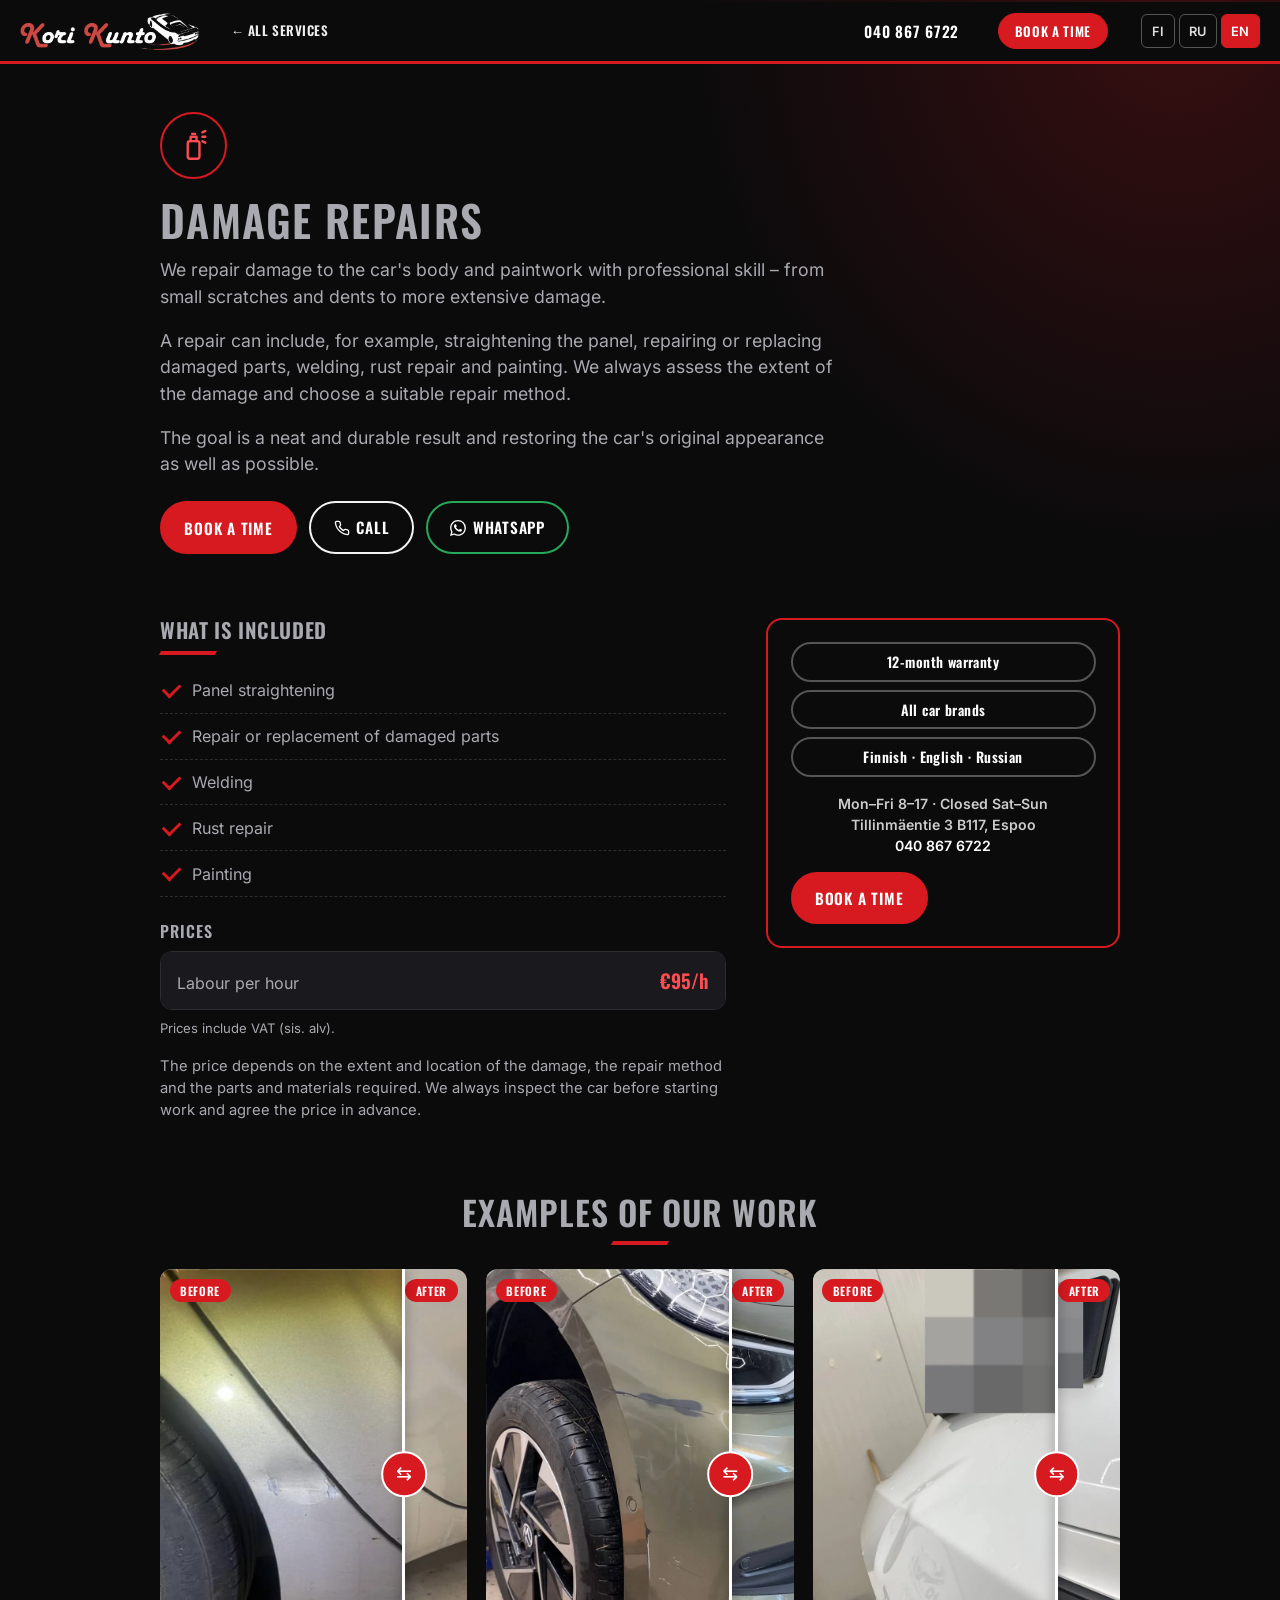
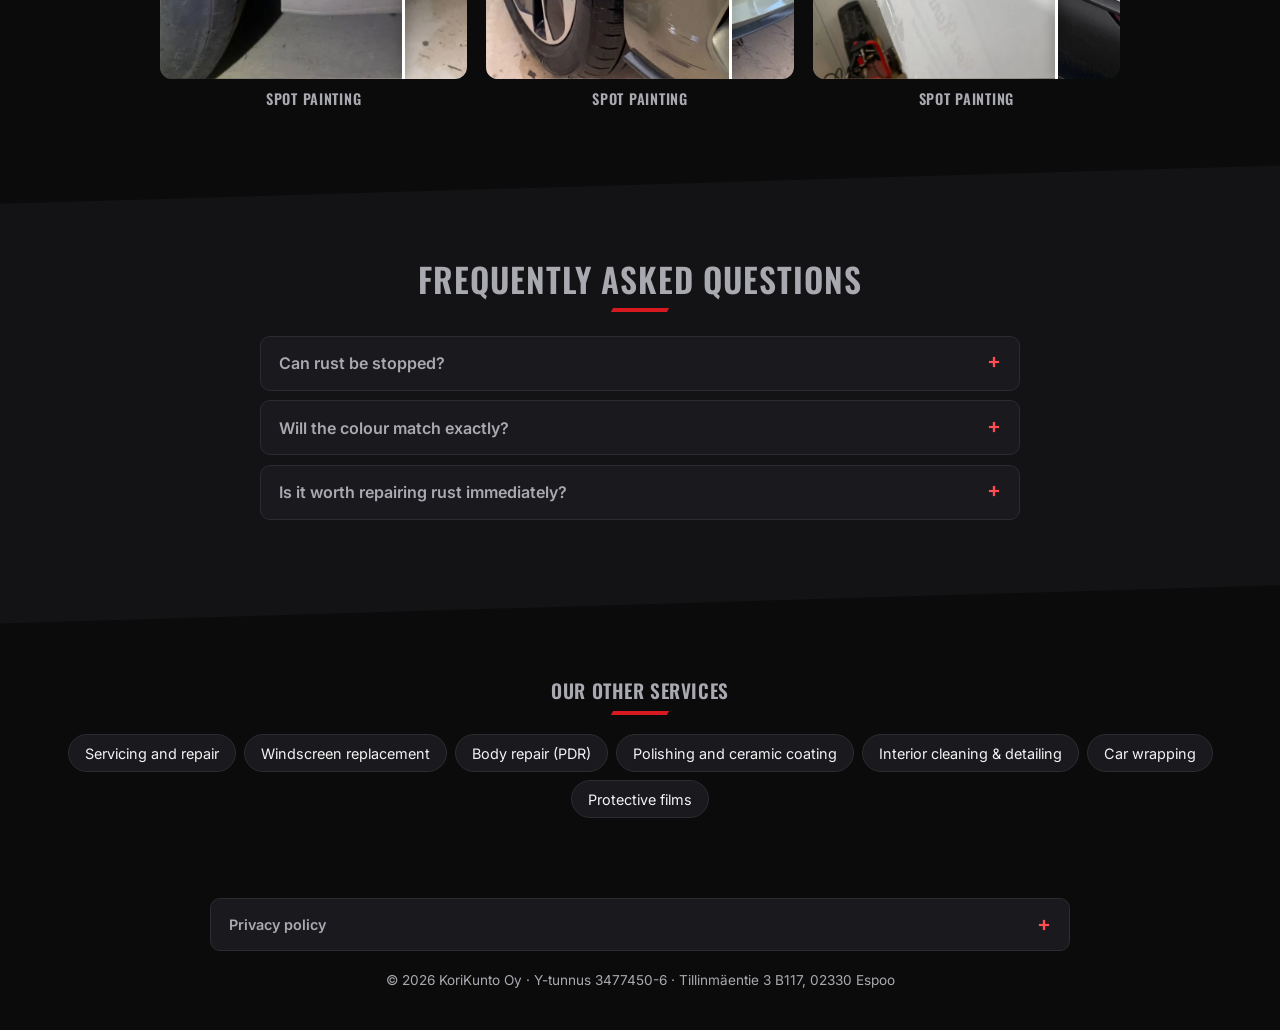
<file: vauriokorjaukset.html>
<!DOCTYPE html>
<html lang="fi">
<head>
<meta charset="utf-8">
<meta name="viewport" content="width=device-width, initial-scale=1">
<title>Vauriokorjaukset Espoossa – Kori Kunto</title>
<meta name="description" content="Korjaamme auton kori- ja maalipinnan vauriot ammattitaidolla – pienistä naarmuista ja kolhuista aina laajempiin vaurioihin asti.

Korjaukseen voi kuulua esimerkiksi pellin oikaisu, vaurioituneiden osien korjaus tai vaihto, hitsaus, ruostekorjaus sekä maalaus.">
<meta name="theme-color" content="#0b0b0c">
<meta name="color-scheme" content="dark">
<link rel="icon" type="image/png" href="favicon.png">
<link rel="canonical" href="https://kori-kunto.fi/vauriokorjaukset.html">
<meta property="og:type" content="website">
<meta property="og:title" content="Vauriokorjaukset Espoossa – Kori Kunto">
<meta property="og:description" content="Korjaamme auton kori- ja maalipinnan vauriot ammattitaidolla – pienistä naarmuista ja kolhuista aina laajempiin vaurioihin asti.

Korjaukseen voi kuulua esimerkiksi pellin oikaisu, vaurioituneiden osien korjaus tai vaihto, hitsaus, ruostekorjaus sekä maalaus.">
<meta property="og:url" content="https://kori-kunto.fi/vauriokorjaukset.html">
<meta property="og:image" content="https://kori-kunto.fi/og.png">
<meta name="twitter:card" content="summary_large_image">
<link rel="stylesheet" href="style.css">
<script type="application/ld+json">{"@context": "https://schema.org", "@type": "FAQPage", "mainEntity": [{"@type": "Question", "name": "Voiko ruosteen pysäyttää?", "acceptedAnswer": {"@type": "Answer", "text": "Pinnallinen ruoste voidaan poistaa ja pinta suojata. Jos pelti on jo puhki, tarvitaan yleensä peltikorjaus. Katsomme tilanteen ja kerromme vaihtoehdot."}}, {"@type": "Question", "name": "Sopiiko väri täsmälleen?", "acceptedAnswer": {"@type": "Answer", "text": "Sävy sovitetaan auton väriin. Vanhassa maalissa voi näkyä pieni ero, koska maali haalistuu ajan myötä."}}, {"@type": "Question", "name": "Kannattaako ruoste korjata heti?", "acceptedAnswer": {"@type": "Answer", "text": "Kyllä. Ruoste etenee, ja korjaus on sitä edullisempi, mitä aikaisemmin se tehdään."}}]}</script>
</head>
<body class="sub">
<header class="top">
  <a class="logo" href="index.html"><img src="img/logo-white.png" alt="Kori Kunto" width="586" height="131" onerror="this.replaceWith(document.createTextNode('Kori Kunto'))"></a>
  <a class="back" href="index.html#palvelut"><span data-l="fi">← Kaikki palvelut</span><span data-l="ru">← Все услуги</span><span data-l="en">← All services</span></a>
  <a class="hphone" href="tel:+358408676722">040 867 6722</a>
  <button class="btn red hb" type="button" data-book><span data-l="fi">Varaa aika</span><span data-l="ru">Забронировать</span><span data-l="en">Book a time</span></button>
  <div class="lang"><button data-lang="fi">FI</button><button data-lang="ru">RU</button><button data-lang="en">EN</button></div>
</header>
<main>
  <section class="sp-hero">
    <span class="ic big" data-ico="4"></span>
    <h1><span data-l="fi">Vauriokorjaukset</span><span data-l="ru">Ремонт повреждений</span><span data-l="en">Damage repairs</span></h1>
    <p data-l="fi">Korjaamme auton kori- ja maalipinnan vauriot ammattitaidolla – pienistä naarmuista ja kolhuista aina laajempiin vaurioihin asti.</p><p data-l="fi">Korjaukseen voi kuulua esimerkiksi pellin oikaisu, vaurioituneiden osien korjaus tai vaihto, hitsaus, ruostekorjaus sekä maalaus. Arvioimme aina vaurion laajuuden ja valitsemme siihen sopivan korjaustavan.</p><p data-l="fi">Tavoitteena on siisti ja kestävä lopputulos sekä auton alkuperäisen ulkonäön palauttaminen mahdollisimman hyvin.</p><p data-l="ru">Мы профессионально ремонтируем повреждения кузова и лакокрасочного покрытия — от небольших царапин и вмятин до более серьёзных повреждений.</p><p data-l="ru">Ремонт может включать, например, рихтовку металла, ремонт или замену повреждённых деталей, сварку, устранение ржавчины и покраску. Мы всегда оцениваем масштаб повреждения и выбираем подходящий способ ремонта.</p><p data-l="ru">Наша цель — аккуратный и долговечный результат и максимально точное восстановление первоначального вида автомобиля.</p><p data-l="en">We repair damage to the car's body and paintwork with professional skill – from small scratches and dents to more extensive damage.</p><p data-l="en">A repair can include, for example, straightening the panel, repairing or replacing damaged parts, welding, rust repair and painting. We always assess the extent of the damage and choose a suitable repair method.</p><p data-l="en">The goal is a neat and durable result and restoring the car's original appearance as well as possible.</p>
    <div class="cta">
      <button class="btn red" type="button" data-book><span data-l="fi">Varaa aika</span><span data-l="ru">Забронировать</span><span data-l="en">Book a time</span></button>
      <a class="btn" href="tel:+358408676722"><svg viewBox="0 0 24 24" fill="none" stroke="currentColor" stroke-width="2" stroke-linecap="round" stroke-linejoin="round" aria-hidden="true"><path d="M22 16.9v3a2 2 0 0 1-2.2 2 19.8 19.8 0 0 1-8.6-3.1 19.5 19.5 0 0 1-6-6A19.8 19.8 0 0 1 2.1 4.2 2 2 0 0 1 4.1 2h3a2 2 0 0 1 2 1.7c.1 1 .4 1.9.7 2.8a2 2 0 0 1-.5 2.1L8.1 9.9a16 16 0 0 0 6 6l1.3-1.3a2 2 0 0 1 2.1-.4c.9.3 1.8.6 2.8.7a2 2 0 0 1 1.7 2z"/></svg><span data-l="fi">Soita</span><span data-l="ru">Позвонить</span><span data-l="en">Call</span></a>
      <a class="btn wa" href="https://wa.me/358408676722" target="_blank" rel="noopener"><svg viewBox="0 0 24 24" fill="currentColor" aria-hidden="true"><path d="M17.472 14.382c-.297-.149-1.758-.867-2.03-.967-.273-.099-.471-.148-.67.15-.197.297-.767.966-.94 1.164-.173.199-.347.223-.644.075-.297-.15-1.255-.463-2.39-1.475-.883-.788-1.48-1.761-1.653-2.059-.173-.297-.018-.458.13-.606.134-.133.298-.347.446-.52.149-.174.198-.298.298-.497.099-.198.05-.371-.025-.52-.075-.149-.669-1.612-.916-2.207-.242-.579-.487-.5-.669-.51-.173-.008-.371-.01-.57-.01-.198 0-.52.074-.792.372-.272.297-1.04 1.016-1.04 2.479 0 1.462 1.065 2.875 1.213 3.074.149.198 2.096 3.2 5.077 4.487.709.306 1.262.489 1.694.625.712.227 1.36.195 1.871.118.571-.085 1.758-.719 2.006-1.413.248-.694.248-1.289.173-1.413-.074-.124-.272-.198-.57-.347m-5.421 7.403h-.004a9.87 9.87 0 01-5.031-1.378l-.361-.214-3.741.982.998-3.648-.235-.374a9.86 9.86 0 01-1.51-5.26c.001-5.45 4.436-9.884 9.888-9.884 2.64 0 5.122 1.03 6.988 2.898a9.825 9.825 0 012.893 6.994c-.003 5.45-4.437 9.884-9.885 9.884m8.413-18.297A11.815 11.815 0 0012.05 0C5.495 0 .16 5.335.157 11.892c0 2.096.547 4.142 1.588 5.945L.057 24l6.305-1.654a11.882 11.882 0 005.683 1.448h.005c6.554 0 11.89-5.335 11.893-11.893a11.821 11.821 0 00-3.48-8.413Z"/></svg>WhatsApp</a>
    </div>
  </section>

  <section class="sp-body">
    <div>
      <h2><span data-l="fi">Mitä sisältyy</span><span data-l="ru">Что входит</span><span data-l="en">What is included</span></h2>
      <ul class="chk"><li><span data-l="fi">Pellin oikaisu</span><span data-l="ru">Рихтовка металла</span><span data-l="en">Panel straightening</span></li><li><span data-l="fi">Vaurioituneiden osien korjaus tai vaihto</span><span data-l="ru">Ремонт или замена повреждённых деталей</span><span data-l="en">Repair or replacement of damaged parts</span></li><li><span data-l="fi">Hitsaus</span><span data-l="ru">Сварка</span><span data-l="en">Welding</span></li><li><span data-l="fi">Ruostekorjaus</span><span data-l="ru">Устранение ржавчины</span><span data-l="en">Rust repair</span></li><li><span data-l="fi">Maalaus</span><span data-l="ru">Покраска</span><span data-l="en">Painting</span></li></ul>
      <div data-prices="vauriokorjaukset"></div>
      <p class="pnote"><span data-l="fi">Hinta määräytyy vaurion laajuuden, sijainnin, korjaustavan ja tarvittavien osien sekä materiaalien mukaan. Arvioimme auton aina ennen työn aloittamista ja sovimme hinnan etukäteen.</span><span data-l="ru">Цена зависит от масштаба и расположения повреждения, способа ремонта, а также необходимых деталей и материалов. Мы всегда осматриваем автомобиль перед началом работ и заранее согласовываем цену.</span><span data-l="en">The price depends on the extent and location of the damage, the repair method and the parts and materials required. We always inspect the car before starting work and agree the price in advance.</span></p>
      
      
    </div>
    <aside class="side">
      <ul class="facts">
        <li><span data-l="fi">12 kk takuu töille</span><span data-l="ru">Гарантия 12 мес.</span><span data-l="en">12-month warranty</span></li>
        <li><span data-l="fi">Kaikki automerkit</span><span data-l="ru">Все марки авто</span><span data-l="en">All car brands</span></li>
        <li><span data-l="fi">Suomi · English · Русский</span><span data-l="ru">Фин. · англ. · русский язык</span><span data-l="en">Finnish · English · Russian</span></li>
      </ul>
      <p class="hours"><span data-l="fi">Ma–pe 8–17 · La–su suljettu</span><span data-l="ru">Пн–пт 8–17 · Сб–вс закрыто</span><span data-l="en">Mon–Fri 8–17 · Closed Sat–Sun</span><br>Tillinmäentie 3 B117, Espoo<br><a href="tel:+358408676722">040 867 6722</a></p>
      <button class="btn red" type="button" data-book><span data-l="fi">Varaa aika</span><span data-l="ru">Забронировать</span><span data-l="en">Book a time</span></button>
    </aside>
  </section>

  <section class="sec sp-works"><h2><span data-l="fi">Esimerkkejä töistämme</span><span data-l="ru">Примеры наших работ</span><span data-l="en">Examples of our work</span></h2><div class="works pw" style="--cardar:3/4"><div data-work="pdr1"></div><div data-work="pdr2"></div><div data-work="pdr3"></div></div></section>

  <section class="sec alt">
    <h2><span data-l="fi">Usein kysyttyä</span><span data-l="ru">Частые вопросы</span><span data-l="en">Frequently asked questions</span></h2>
    <div class="faq"><details class="reveal"><summary><span data-l="fi">Voiko ruosteen pysäyttää?</span><span data-l="ru">Можно ли остановить ржавчину?</span><span data-l="en">Can rust be stopped?</span></summary><p><span data-l="fi">Pinnallinen ruoste voidaan poistaa ja pinta suojata. Jos pelti on jo puhki, tarvitaan yleensä peltikorjaus. Katsomme tilanteen ja kerromme vaihtoehdot.</span><span data-l="ru">Поверхностную ржавчину можно удалить и защитить металл. Если металл уже прогнил насквозь, нужен кузовной ремонт. Осмотрим и предложим варианты.</span><span data-l="en">Surface rust can be removed and the surface protected. If the metal has already rusted through, body repair is usually needed. We look at the situation and explain your options.</span></p></details><details class="reveal"><summary><span data-l="fi">Sopiiko väri täsmälleen?</span><span data-l="ru">Цвет совпадёт точно?</span><span data-l="en">Will the colour match exactly?</span></summary><p><span data-l="fi">Sävy sovitetaan auton väriin. Vanhassa maalissa voi näkyä pieni ero, koska maali haalistuu ajan myötä.</span><span data-l="ru">Оттенок подбирается под цвет автомобиля. На старой краске возможна небольшая разница: со временем краска выгорает.</span><span data-l="en">The shade is matched to the car's colour. Old paint may show a small difference because paint fades over time.</span></p></details><details class="reveal"><summary><span data-l="fi">Kannattaako ruoste korjata heti?</span><span data-l="ru">Стоит ли ремонтировать ржавчину сразу?</span><span data-l="en">Is it worth repairing rust immediately?</span></summary><p><span data-l="fi">Kyllä. Ruoste etenee, ja korjaus on sitä edullisempi, mitä aikaisemmin se tehdään.</span><span data-l="ru">Да. Ржавчина прогрессирует, и чем раньше ремонт, тем он дешевле.</span><span data-l="en">Yes. Rust keeps progressing, and the earlier it is repaired, the cheaper it is.</span></p></details></div>
  </section>

  <section class="sec">
    <h2 class="h2s"><span data-l="fi">Muut palvelumme</span><span data-l="ru">Другие услуги</span><span data-l="en">Our other services</span></h2>
    <div class="more"><a href="autohuolto-ja-korjaus.html"><span data-l="fi">Autohuolto ja korjaus</span><span data-l="ru">Обслуживание и ремонт авто</span><span data-l="en">Servicing and repair</span></a><a href="tuulilasien-vaihto.html"><span data-l="fi">Tuulilasin vaihto</span><span data-l="ru">Замена лобового стекла</span><span data-l="en">Windscreen replacement</span></a><a href="pdr-korikorjaukset.html"><span data-l="fi">Korikorjaukset (PDR)</span><span data-l="ru">Кузовной ремонт (PDR)</span><span data-l="en">Body repair (PDR)</span></a><a href="kiillotus-ja-keraaminen-pinnoitus.html"><span data-l="fi">Kiillotus ja keraaminen pinnoitus</span><span data-l="ru">Полировка и керамическое покрытие</span><span data-l="en">Polishing and ceramic coating</span></a><a href="sisapesu-ja-detailing.html"><span data-l="fi">Sisäpesut ja detailing</span><span data-l="ru">Химчистка салона и детейлинг</span><span data-l="en">Interior cleaning & detailing</span></a><a href="autojen-teippaukset.html"><span data-l="fi">Autojen teippaukset</span><span data-l="ru">Оклейка автомобилей</span><span data-l="en">Car wrapping</span></a><a href="suojakalvot.html"><span data-l="fi">Suojakalvot</span><span data-l="ru">Защитные плёнки</span><span data-l="en">Protective films</span></a></div>
  </section>
</main>
<footer>© <span id="yr"></span> KoriKunto Oy · Y-tunnus 3477450-6 · Tillinmäentie 3 B117, 02330 Espoo</footer>
<script src="shared.js"></script>
<script>
(function(){var n=navigator.language||"",lg=n.startsWith("ru")?"ru":n.startsWith("en")?"en":"fi";try{lg=localStorage.getItem("lang")||lg}catch(e){}
function set(l){lg=l;document.documentElement.lang=l;document.querySelectorAll("[data-lang]").forEach(function(b){b.classList.toggle("on",b.dataset.lang===l)});try{localStorage.setItem("lang",l)}catch(e){}}
document.querySelectorAll("[data-lang]").forEach(function(b){b.onclick=function(){set(b.dataset.lang)}});set(lg);
document.getElementById("yr").textContent=new Date().getFullYear();})();
</script>
<script src="common.js"></script>
</body>
</html>
</file>
<file: style.css>
/* Шрифты лежат в папке fonts/ (см. fonts/README.txt) */
@font-face{font-family:"Oswald";font-weight:600;font-style:normal;font-display:swap;src:url("fonts/oswald-600.woff2") format("woff2")}
@font-face{font-family:"Inter";font-weight:400;font-style:normal;font-display:swap;src:url("fonts/inter-400.woff2") format("woff2")}
@font-face{font-family:"Inter";font-weight:600;font-style:normal;font-display:swap;src:url("fonts/inter-600.woff2") format("woff2")}
:root{--bg:#fff;--fg:#141414;--mut:#5b5b5b;--red:#d71920;--blk:#0b0b0b;--card:#f5f5f5;--line:#e2e2e2}
*{box-sizing:border-box}
html{scroll-behavior:smooth;scroll-padding-top:70px}
body{margin:0;font-family:Inter,system-ui,sans-serif;background:var(--bg);color:var(--fg);line-height:1.5}
a{color:inherit;text-decoration:none}
h1,h2,h3{margin:0}

/* logo */
.logo{font-family:Pacifico,cursive;color:var(--red);font-size:1.5rem;line-height:1}
.logo b{font-weight:400;font-size:1.25em}
.logo.big{font-size:clamp(3rem,9vw,5.5rem)}

/* header */
.top{position:sticky;top:0;z-index:20;display:flex;align-items:center;gap:1.5rem;padding:.7rem 1.25rem;background:var(--blk);border-bottom:3px solid var(--red)}
.top nav{display:flex;gap:1.25rem;margin-left:auto;font-size:.9rem;color:#eee}
.top nav a:hover{color:#ff5a5f}
.lang{display:flex;gap:.25rem}
.lang button{font:600 .8rem Inter,sans-serif;border:1px solid #555;background:none;color:#ddd;padding:.3rem .6rem;border-radius:6px;cursor:pointer}
.lang button.on{background:var(--red);border-color:var(--red);color:#fff}
@media(max-width:760px){.top nav{display:none}.lang{margin-left:auto}}

/* hero – black corner left, red chevron right, like the card */
.hero{position:relative;overflow:hidden;display:grid;grid-template-columns:1.1fr 1fr;gap:2rem;align-items:center;padding:3.5rem 1.25rem 3.5rem 8rem;max-width:1200px;margin:0 auto}
.hero::before{content:"";position:absolute;left:0;top:0;width:90px;height:100%;background:linear-gradient(115deg,var(--blk) 0 60%,var(--red) 60% 68%,transparent 68%);z-index:-1}
.hero-text .slogan{font-weight:800;letter-spacing:.14em;text-transform:uppercase;font-size:.8rem;margin:1rem 0 .25rem;padding-bottom:.6rem;border-bottom:2px solid var(--red);display:inline-block}
.lead{max-width:34ch;color:var(--mut);font-size:1.05rem}
.cta{display:flex;flex-wrap:wrap;gap:.75rem;margin:1.5rem 0}
.btn{display:inline-block;padding:.8rem 1.4rem;border-radius:999px;border:2px solid var(--blk);font-weight:600;background:#fff;cursor:pointer;font-family:inherit;font-size:1rem;transition:transform .15s}
.btn:hover{transform:translateY(-2px)}
.btn.red{background:var(--red);border-color:var(--red);color:#fff}
.strip{display:inline-block;background:var(--blk);color:#fff;padding:.55rem 1.2rem;border-radius:999px;font-size:.72rem;font-weight:600;letter-spacing:.16em}
.ph{position:relative;display:grid;place-items:center;border:2px dashed #bbb;border-radius:14px;background:var(--card);color:var(--mut);font-size:.8rem;text-align:center;overflow:hidden}
.ph img{position:absolute;inset:0;width:100%;height:100%;object-fit:cover}
.hero-img{aspect-ratio:16/10;border-radius:14px 14px 14px 80px}
@media(max-width:760px){.hero{grid-template-columns:1fr;padding:2rem 1.25rem 2rem 4.5rem}.hero::before{width:50px}}

/* sections */
.sec{padding:3.5rem 1.25rem;max-width:1200px;margin:0 auto}
.sec.alt{max-width:none;background:var(--card)}
.sec.alt>*{max-width:1200px;margin-left:auto;margin-right:auto}
h2{font-size:clamp(1.6rem,4vw,2.2rem);font-weight:800;text-align:center}
.hint{text-align:center;color:var(--mut);margin:.4rem 0 2rem}

/* service buttons */
.grid{display:grid;grid-template-columns:repeat(4,1fr);gap:1px;background:var(--line);border:1px solid var(--line);border-radius:14px;overflow:hidden}
.sv{display:flex;flex-direction:column;align-items:center;gap:.4rem;padding:1.6rem .8rem;background:#fff;border:0;cursor:pointer;font-family:inherit;color:var(--fg);text-align:center;transition:background .15s}
.sv:hover,.sv:focus-visible{background:#fff1f1;outline:none}
.sv .ic{font-size:2rem;width:3.4rem;height:3.4rem;display:grid;place-items:center;border:2px solid var(--red);border-radius:50%}
.sv b{font-size:.95rem}
.sv small{color:var(--mut)}
@media(max-width:900px){.grid{grid-template-columns:repeat(2,1fr)}}

/* works */
.works{display:grid;grid-template-columns:repeat(3,1fr);gap:1rem}
.works .ph{aspect-ratio:4/3}
@media(max-width:760px){.works{grid-template-columns:repeat(2,1fr)}}

/* reviews */
.reviews{display:grid;grid-template-columns:repeat(3,1fr);gap:1rem;margin-top:2rem}
.rv{border:1px solid var(--line);border-left:4px solid var(--red);border-radius:10px;padding:1.2rem;background:#fff}
.rv p{margin:0 0 .8rem}
.rv small{color:var(--mut);font-weight:600}
@media(max-width:900px){.reviews{grid-template-columns:1fr}}

/* contact bar */
.contact h2{margin-bottom:1.5rem}
.bar{display:grid;grid-template-columns:repeat(3,1fr);background:var(--blk);border:2px solid var(--red);border-radius:16px;overflow:hidden}
.bar a{display:flex;align-items:center;gap:.9rem;padding:1.2rem 1.4rem;color:#fff;font-weight:600}
.bar a+a{border-left:1px solid #444}
.bar a:hover{background:#1c1c1c}
.ci{display:grid;place-items:center;width:2.8rem;height:2.8rem;border-radius:50%;border:2px solid var(--red);flex:none}
@media(max-width:760px){.bar{grid-template-columns:1fr}.bar a+a{border-left:0;border-top:1px solid #444}}
footer{text-align:center;padding:1.5rem;color:var(--mut);font-size:.85rem}

/* price window */
dialog{border:0;border-radius:16px;padding:1.6rem;width:min(520px,92vw);box-shadow:0 20px 60px rgba(0,0,0,.35);color:var(--fg);animation:pop .18s ease-out}
dialog::backdrop{background:rgba(0,0,0,.6)}
@keyframes pop{from{transform:scale(.96);opacity:0}}
dialog h3{font-size:1.4rem;padding-right:2rem}
.sub{margin:.1rem 0 1rem;color:var(--mut)}
.x{position:absolute;right:.8rem;top:.6rem;border:0;background:none;font-size:2rem;line-height:1;cursor:pointer;color:var(--mut)}
dialog ul{list-style:none;padding:0;margin:0 0 1rem}
dialog li{display:flex;justify-content:space-between;gap:1rem;padding:.7rem 0;border-bottom:1px dashed var(--line)}
dialog li span:last-child{font-weight:800;color:var(--red);white-space:nowrap}
.note{font-size:.8rem;color:var(--mut)}
@media(prefers-reduced-motion:reduce){*{animation:none!important;transition:none!important;scroll-behavior:auto!important}}

/* logo image, hours, socials, review summary */
.logo.big img{display:block;width:min(100%,520px);height:auto}
.hours{text-align:center;margin:1.2rem 0 .8rem;font-weight:600}
.soc{display:flex;flex-wrap:wrap;justify-content:center;gap:.6rem}
.soc .btn{padding:.55rem 1.1rem;font-size:.9rem}
.hint.small{font-size:.8rem;margin:1.2rem 0 0}
.hint a{color:var(--red);font-weight:600;text-decoration:underline}
.rv small{display:block}

/* grid of 10, icon animation */
.grid{grid-template-columns:repeat(5,1fr)}
@media(max-width:900px){.grid{grid-template-columns:repeat(2,1fr)}}
.sv .ic{color:var(--red);transition:background .2s,color .2s}
.sv .ic svg{width:1.9rem;height:1.9rem}
.sv:hover .ic,.sv:focus-visible .ic{background:var(--red);color:#fff}
.sv:hover .ic svg,.sv:focus-visible .ic svg{animation:draw .8s ease}
.ic svg *{stroke-dasharray:1;stroke-dashoffset:0}
@keyframes draw{from{stroke-dashoffset:1}to{stroke-dashoffset:0}}

/* steps */
.steps{list-style:none;counter-reset:s;display:grid;grid-template-columns:repeat(4,1fr);gap:1rem;padding:0;margin:2rem 0 0}
.steps li{counter-increment:s;position:relative;padding:1.2rem 1.2rem 1.2rem 1.2rem;border-top:3px solid var(--red);background:var(--card);border-radius:0 0 10px 10px}
.steps li::before{content:counter(s);font-family:Pacifico,cursive;color:var(--red);font-size:2rem;line-height:1;display:block;margin-bottom:.4rem}
.steps b{display:block;font-size:1.05rem}
.steps span{color:var(--mut);font-size:.92rem}
@media(max-width:900px){.steps{grid-template-columns:repeat(2,1fr)}}
@media(max-width:520px){.steps{grid-template-columns:1fr}}

/* before / after */
.works{grid-template-columns:repeat(3,1fr)}
.pair{display:grid;grid-template-columns:1fr 1fr;gap:.35rem}
.ph em{position:absolute;left:.5rem;top:.5rem;background:var(--red);color:#fff;font-style:normal;font-weight:600;font-size:.72rem;padding:.15rem .55rem;border-radius:999px}
@media(max-width:760px){.works{grid-template-columns:1fr}}

/* about */
.about{text-align:center}
.atext{max-width:62ch;margin:1rem auto 1.5rem;font-size:1.08rem}
.facts{list-style:none;display:flex;flex-wrap:wrap;justify-content:center;gap:.6rem;padding:0;margin:0}
.facts li{border:2px solid var(--red);border-radius:999px;padding:.45rem 1.1rem;font-weight:600;font-size:.92rem}

/* faq */
.faq{max-width:760px;margin:1.5rem auto 0}
details{background:#fff;border:1px solid var(--line);border-radius:10px;margin-bottom:.6rem;padding:.9rem 1.1rem}
summary{cursor:pointer;font-weight:600;list-style:none;display:flex;justify-content:space-between;gap:1rem}
summary::-webkit-details-marker{display:none}
summary::after{content:"+";color:var(--red);font-size:1.3rem;line-height:1}
details[open] summary::after{content:"–"}
details p{margin:.6rem 0 0;color:var(--mut)}

.atext{white-space:pre-line;text-align:left;max-width:64ch}

/* ===== service pages, reveal, floating call button ===== */
html[lang="fi"] [data-l="ru"],html[lang="ru"] [data-l="fi"]{display:none!important}
.back{color:#eee;font-size:.88rem;margin-left:.5rem}.back:hover{color:#ff5a5f}
.top .lang{margin-left:auto}
.sub .top nav{display:none}
.sp-hero{max-width:1000px;margin:0 auto;padding:3rem 1.25rem 1.5rem 1.25rem}
.sp-hero .ic.big{display:grid;place-items:center;width:4.2rem;height:4.2rem;border:2px solid var(--red);border-radius:50%;color:var(--red);margin-bottom:1rem}
.sp-hero .ic.big svg{width:2.2rem;height:2.2rem}
.sp-hero h1{font-size:clamp(1.9rem,5vw,2.9rem);font-weight:800;line-height:1.15}
.sp-hero p{max-width:62ch;font-size:1.1rem;color:var(--mut)}
.sp-body{max-width:1000px;margin:0 auto;padding:1rem 1.25rem 3rem;display:grid;grid-template-columns:1.6fr 1fr;gap:2.5rem;align-items:start}
.sp-body h2{text-align:left;font-size:1.4rem;margin-bottom:.8rem}
.chk{list-style:none;padding:0;margin:0}
.chk li{padding:.65rem 0 .65rem 2rem;border-bottom:1px dashed var(--line);position:relative}
.chk li::before{content:"";position:absolute;left:.2rem;top:.95rem;width:.9rem;height:.5rem;border-left:3px solid var(--red);border-bottom:3px solid var(--red);transform:rotate(-45deg)}
.pnote{color:var(--mut);font-size:.92rem;margin:1rem 0 1.5rem}
.photos{display:grid;grid-template-columns:1fr 1fr;gap:.6rem}.photos .ph{aspect-ratio:3/2}
.side{position:sticky;top:80px;background:var(--blk);color:#fff;border-radius:16px;padding:1.4rem;border:2px solid var(--red)}
.side .facts{flex-direction:column;align-items:stretch;gap:.5rem}
.side .facts li{border-color:#555;font-size:.88rem;text-align:center}
.side .hours{margin:1rem 0;font-size:.88rem;color:#ccc;text-align:center}
.side .btn{display:block;text-align:center}
.h2s{font-size:1.3rem}
.more{display:flex;flex-wrap:wrap;gap:.5rem;justify-content:center;margin-top:1.2rem}
.more a{border:1px solid var(--line);border-radius:999px;padding:.45rem 1rem;font-size:.9rem;background:#fff}
.more a:hover{border-color:var(--red);color:var(--red)}
@media(max-width:820px){.sp-body{grid-template-columns:1fr}.side{position:static}}
.js .reveal{opacity:0;transform:translateY(18px);transition:opacity .6s ease,transform .6s ease}
.js .reveal.in{opacity:1;transform:none}
.fab{position:fixed;right:1rem;bottom:calc(1rem + env(safe-area-inset-bottom,0px));z-index:30;width:3.4rem;height:3.4rem;border-radius:50%;background:var(--red);color:#fff;display:none;place-items:center;box-shadow:0 6px 20px rgba(215,25,32,.5)}
.fab svg{width:1.5rem;height:1.5rem}
@media(max-width:820px){.fab{display:grid}}

/* ===== English + book button + reviews carousel + booking form ===== */
html[lang="en"] [data-l="fi"],html[lang="en"] [data-l="ru"],html[lang="fi"] [data-l="en"],html[lang="ru"] [data-l="en"]{display:none!important}
.hb{padding:.45rem 1rem;font-size:.85rem;margin-left:auto;border-width:1px}
.top nav{margin-left:1rem}
.top .hb+.lang{margin-left:.6rem}
.lang button{min-height:34px}
.rvw{position:relative;margin-top:1.5rem}
.rvs{display:flex;gap:1rem;overflow-x:auto;scroll-snap-type:x mandatory;scrollbar-width:none;padding:2px;-webkit-overflow-scrolling:touch}
.rvs::-webkit-scrollbar{display:none}
.rv{flex:0 0 calc((100% - 2rem)/3);scroll-snap-align:start;position:relative;display:flex;flex-direction:column;min-height:220px;background:#fff;border:1px solid var(--line);border-left:1px solid var(--line);border-radius:6px;overflow:hidden;padding:0;margin:0}
.rv::before{content:"";position:absolute;left:0;top:0;width:70px;height:66px;background:var(--red)}
.rv::after{content:"”";position:absolute;right:1rem;bottom:0;font:5rem/1 Georgia,serif;color:#e8e8e8}
.rv header{position:relative;display:flex;flex-direction:column;justify-content:center;margin:18px 0 0 36px;padding:.8rem 1rem .8rem 2.4rem;min-height:3.4rem;background:var(--card)}
.rv .av{position:absolute;left:-1.4rem;top:50%;transform:translateY(-50%);width:3.1rem;height:3.1rem;border-radius:50%;display:grid;place-items:center;color:#fff;font:700 1.25rem Inter,sans-serif;font-style:normal;border:3px solid #fff}
.rv header b{font-size:.95rem}.rv header small{color:var(--mut)}
.rv p{padding:1rem 1.2rem .4rem;margin:0;flex:1;font-size:.92rem;position:relative;z-index:1}
.rv time{padding:0 1.2rem 1rem;color:var(--mut);font-size:.78rem;position:relative;z-index:1}
.car{position:absolute;top:calc(50% - 1.4rem);width:2.6rem;height:2.6rem;border:0;border-radius:50%;background:var(--blk);color:#fff;font-size:1.6rem;line-height:1;cursor:pointer;z-index:3;box-shadow:0 2px 8px rgba(0,0,0,.3)}
.car.prev{left:-.9rem}.car.next{right:-.9rem}.car:hover{background:var(--red)}
.dots{display:flex;gap:.5rem;justify-content:center;margin-top:1.1rem}
.dots button{width:.75rem;height:.75rem;border:0;padding:0;background:#cfcfcf;cursor:pointer}
.dots button.on{background:var(--red)}
#book{width:min(640px,94vw);max-height:92vh;overflow:auto}
#book h3{font-size:1.5rem}
#book form{display:grid;grid-template-columns:1fr 1fr;gap:.85rem}
#book .f1{grid-column:1/-1}
#book label{display:block;font-size:.85rem;color:var(--mut)}
#book input,#book select,#book textarea{display:block;width:100%;margin-top:.25rem;font:inherit;font-size:1rem;color:var(--fg);background:#fff;padding:.7rem .75rem;border:1px solid #cfcfcf;border-radius:6px}
#book input:focus,#book select:focus,#book textarea:focus{outline:2px solid var(--red);outline-offset:0;border-color:var(--red)}
#book .hp{position:absolute;left:-9999px;width:1px;height:1px}
#book .note{margin:0}
#book .btn{width:100%;border-radius:6px}
.fs{margin:0;min-height:1.2rem;font-weight:600}.fs.ok{color:#1c7c3a}.fs.bad{color:var(--red)}
.fab{width:auto;height:3.2rem;padding:0 1.1rem;gap:.5rem;border:0;border-radius:999px;font:600 .95rem Inter,sans-serif;cursor:pointer;place-items:unset}
@media(max-width:820px){.fab{display:inline-flex;align-items:center}}
.side .hours a{color:#fff;font-weight:600}

/* ===== MOBILE ===== */
body{overflow-x:clip}
@media(max-width:1000px){.rv{flex-basis:calc((100% - 1rem)/2)}}
@media(max-width:760px){
  html{scroll-padding-top:110px}
  body{padding-bottom:5.5rem;font-size:16px}
  .top{flex-wrap:wrap;gap:.4rem .6rem;padding:.55rem .9rem}
  .top .logo{font-size:1.3rem}
  .top nav{display:flex;order:3;width:100%;margin:0;gap:1.1rem;overflow-x:auto;white-space:nowrap;padding:.3rem 0 .1rem;font-size:.88rem;scrollbar-width:none}
  .top nav::-webkit-scrollbar{display:none}
  .sub .top nav{display:none}
  .top .lang{margin-left:0}
  .hb{margin-left:auto}
  .back{font-size:.8rem;margin-left:0}
  .hero{padding:1.6rem 1rem 1.6rem 3.8rem;gap:1.4rem}
  .hero::before{width:44px}
  .logo.big img{width:100%}
  .hero-text .slogan{font-size:.7rem;letter-spacing:.1em}
  .lead{font-size:1rem}
  .cta .btn{flex:1 1 auto;text-align:center;padding:.85rem 1rem}
  .strip{font-size:.62rem;letter-spacing:.08em;padding:.5rem .9rem}
  .hero-img{border-radius:14px 14px 14px 50px;aspect-ratio:4/3}
  .sec{padding:2.4rem 1rem}
  .hint{margin:.3rem 0 1.4rem;font-size:.95rem}
  .sv{padding:1.1rem .5rem;gap:.35rem}
  .sv b{font-size:.86rem}.sv small{font-size:.74rem}
  .sv .ic{width:3.1rem;height:3.1rem}.sv .ic svg{width:1.6rem;height:1.6rem}
  .atext{font-size:1rem}
  .facts li{font-size:.85rem;padding:.4rem .9rem}
  .rv{flex-basis:88%}
  .car{display:none}
  .rvs{margin-right:-1rem;padding-right:1rem}
  .bar a{padding:1rem}
  .soc .btn{flex:1 1 40%;text-align:center}
  #book{width:100vw;max-width:100vw;max-height:100dvh;height:100dvh;border-radius:0;margin:0;padding:1.2rem 1rem}
  #book form{grid-template-columns:1fr}
  .sp-hero{padding:1.8rem 1rem 1rem}
  .sp-hero h1{font-size:1.8rem}
  .sp-body{padding:.5rem 1rem 2rem;gap:1.6rem}
  .photos{grid-template-columns:1fr}
  .hb{display:inline-block}
  footer{padding:1.2rem 1rem 1.6rem;font-size:.78rem}
}
@media(max-width:400px){.hb{padding:.4rem .75rem;font-size:.78rem}.top .logo{font-size:1.15rem}.lang button{padding:.3rem .5rem}}

/* ===== ШРИФТЫ: Oswald — заголовки, кнопки, меню; Inter — основной текст ===== */
:root{--head:"Oswald","Arial Narrow","Roboto Condensed",Impact,sans-serif}
h1,h2,h3,.sv b,.btn,.top nav a,.slogan,.strip,.steps b,.back,.hb,.fab,.facts li,.dots,.car{font-family:var(--head)}
h1,h2,h3{font-weight:600;text-transform:uppercase;letter-spacing:.03em;line-height:1.15}
.sp-hero h1{font-weight:600;font-size:clamp(1.8rem,5vw,2.7rem)}
h2{font-size:clamp(1.5rem,4vw,2.1rem)}
.sp-body h2{font-size:1.3rem}.h2s{font-size:1.2rem}
.btn,.fab,.hb{font-weight:600;text-transform:uppercase;letter-spacing:.05em;font-size:.95rem}
.hb{font-size:.82rem}
.top nav a{text-transform:uppercase;letter-spacing:.06em;font-size:.85rem}
.slogan{font-weight:600;letter-spacing:.16em}
.strip{font-weight:600;letter-spacing:.14em}
.sv b{font-weight:600;text-transform:uppercase;letter-spacing:.04em;font-size:.92rem}
.steps li::before{font-family:var(--head);font-weight:600}
.steps b{font-weight:600;text-transform:uppercase;letter-spacing:.04em}
.facts li{font-weight:600;letter-spacing:.03em}
.back{letter-spacing:.04em;font-size:.82rem;text-transform:uppercase}
.top .logo{font-family:var(--head);color:#fff;font-size:1.2rem}
.top .logo img{display:block;height:2.3rem;width:auto}
.rv header b,summary,.pnote,.bar a{font-family:Inter,system-ui,sans-serif}
@media(max-width:760px){.top .logo img{height:1.9rem}.sv b{font-size:.8rem}.btn,.fab{font-size:.88rem}}
@media(max-width:400px){.top .logo img{height:1.6rem}}

/* ===== ТЁМНАЯ ТЕМА (цвета меняются здесь, в :root) ===== */
:root{--bg:#0b0b0c;--fg:#f3f3f4;--mut:#a9a9b0;--card:#131316;--card2:#1a1a1e;--line:#2c2c31;--redt:#ff4d52;--cut:clamp(14px,3vw,44px);color-scheme:dark}
body{background:var(--bg);color:var(--fg)}
body.sub{background:radial-gradient(ellipse 55% 30% at 92% 0,rgba(215,25,32,.22),transparent 70%) no-repeat,var(--bg)}
.btn{background:transparent;border-color:#f3f3f4;color:#fff}
.btn:hover{background:#fff;color:#0b0b0c}
.btn.red{background:var(--red);border-color:var(--red);color:#fff}
.btn.red:hover{background:#ff2f36;border-color:#ff2f36;color:#fff}
.sv{background:var(--card2);color:var(--fg)}
.sv:hover,.sv:focus-visible{background:#2a1a1c}
.sv small,.hint,.lead,.sub,.note,.pnote,footer,.rv header small,.rv time,.steps span,.details p,details p,.sp-hero p{color:var(--mut)}
.sv .ic,.sp-hero .ic.big{color:var(--redt)}
.sv:hover .ic,.sv:focus-visible .ic{color:#fff}
.rv{background:var(--card2);border-color:var(--line)}
.rv::after{color:#26262b}
.rv .av{border-color:var(--card2)}
.rv header{background:#232328}
details{background:var(--card2);border-color:var(--line)}
.more a{background:var(--card2);color:var(--fg);border-color:var(--line)}
.more a:hover,.hint a,summary::after,.steps li::before{color:var(--redt)}
.steps li{background:var(--card2)}
.ph{background:var(--card);border-color:#3a3a40;color:var(--mut)}
.sec.alt{background:var(--card);--cut:clamp(14px,3vw,44px);clip-path:polygon(0 var(--cut),100% 0,100% calc(100% - var(--cut)),0 100%);padding-top:calc(3.5rem + var(--cut));padding-bottom:calc(3.5rem + var(--cut))}
.sec.alt>.faq{max-width:760px}
.about .atext{max-width:64ch}
dialog{background:#141417;color:var(--fg)}
#book input,#book select,#book textarea{background:#0e0e10;color:var(--fg);border-color:#3a3a40}
#book select option{background:#141417;color:#f3f3f4}
#book label,.x{color:var(--mut)}
.fs.ok{color:#4cd07d}.fs.bad{color:var(--redt)}
.dots button{background:#3a3a40}.dots button.on{background:var(--red)}
.chk li{border-bottom-color:var(--line)}
h2::after{content:"";display:block;width:56px;height:4px;background:var(--red);margin:.6rem auto 0;transform:skewX(-30deg)}
.sp-body h2::after{margin-left:0}

/* первый экран: на всю ширину, красное свечение и диагональная полоса */
.hero{max-width:none;margin:0;isolation:isolate;padding-left:max(8rem,calc((100% - 1200px)/2 + 8rem));padding-right:max(1.25rem,calc((100% - 1200px)/2 + 1.25rem));background:radial-gradient(ellipse 60% 80% at 88% 20%,rgba(215,25,32,.24),transparent 70%)}
.hero::before{background:linear-gradient(115deg,#000 0 55%,var(--red) 55% 66%,transparent 66%)}
.hero::after{content:"";position:absolute;right:-6%;top:-15%;width:30%;height:135%;z-index:-1;pointer-events:none;
  background:linear-gradient(115deg,transparent 0 38%,rgba(215,25,32,.85) 38% 50%,transparent 50% 58%,rgba(255,255,255,.1) 58% 60%,transparent 60%);animation:drift 14s ease-in-out infinite alternate}
@keyframes drift{from{transform:translateX(0)}to{transform:translateX(-28px)}}
.hero-text>*{animation:rise .8s cubic-bezier(.2,.7,.2,1) both}
.hero-text>:nth-child(2){animation-delay:.12s}.hero-text>:nth-child(3){animation-delay:.22s}.hero-text>:nth-child(4){animation-delay:.32s}
.hero-img{animation:rise .9s .25s cubic-bezier(.2,.7,.2,1) both}
@keyframes rise{from{opacity:0;transform:translateY(22px)}}

/* бегущая лента */
.marqw{overflow:hidden;padding:.8rem 0}
.marq{overflow:hidden;background:var(--red);transform:rotate(-1.2deg);padding:.65rem 0;margin:0 -2%;box-shadow:0 6px 24px rgba(0,0,0,.5)}
.track{display:flex;width:max-content;animation:mq 34s linear infinite}
.track span{font-family:var(--head);font-weight:600;letter-spacing:.14em;color:#fff;padding:0 1.3rem;white-space:nowrap;font-size:.95rem}
.track span::after{content:"•";margin-left:2.6rem;opacity:.75}
@keyframes mq{to{transform:translateX(-50%)}}
@media(max-width:760px){
  .hero{padding:1.6rem 1rem 1.6rem 3.8rem}
  .sec.alt{padding-top:calc(2.4rem + var(--cut));padding-bottom:calc(2.4rem + var(--cut))}
  .hero::after{width:45%;right:-18%}
  .track span{font-size:.8rem;padding:0 .9rem}
}

/* ===== Работы: слайдер до/после, пары, галереи ===== */
.works{display:grid;grid-template-columns:repeat(6,1fr);gap:2rem 1rem;align-items:start}
.work{margin:0;grid-column:span 2}
.work[data-span="3"]{grid-column:span 3}.work[data-span="4"]{grid-column:span 4}
.work figcaption{margin-top:.6rem;text-align:center;font:600 .9rem var(--head);text-transform:uppercase;letter-spacing:.05em}
.works .pair .ph{aspect-ratio:3/4}
.gal{display:grid;grid-template-columns:repeat(var(--n),1fr);gap:.4rem}
.gal .ph{aspect-ratio:var(--ar)}
.ba{position:relative;aspect-ratio:1/1;overflow:hidden;border-radius:12px;background:#000;user-select:none;-webkit-user-select:none}
.ba img{position:absolute;inset:0;width:100%;height:100%;object-fit:cover;pointer-events:none}
.ba .b{clip-path:inset(0 calc(100% - var(--p)) 0 0)}
.ba .hd{position:absolute;top:0;bottom:0;left:var(--p);width:3px;margin-left:-1.5px;background:#fff;box-shadow:0 0 12px rgba(0,0,0,.6);pointer-events:none}
.ba .hd::after{content:"⇆";position:absolute;top:50%;left:50%;transform:translate(-50%,-50%);width:2.6rem;height:2.6rem;border-radius:50%;background:var(--red);color:#fff;display:grid;place-items:center;font-style:normal;font-size:1.2rem;border:2px solid #fff}
.ba input{position:absolute;inset:0;width:100%;height:100%;margin:0;opacity:0;cursor:ew-resize;touch-action:pan-y}
.ba input:focus-visible{opacity:.001;outline:none}
.ba:has(input:focus-visible){outline:3px solid #fff;outline-offset:-3px}
.ba .lb{position:absolute;top:.6rem;background:var(--red);color:#fff;font:600 .72rem var(--head);font-style:normal;padding:.2rem .65rem;border-radius:999px;text-transform:uppercase;letter-spacing:.06em;pointer-events:none}
.ba .lb.l{left:.6rem}.ba .lb.r{right:.6rem}
.pw{grid-template-columns:1fr;gap:1.8rem;margin-bottom:1.5rem}
.pw .work,.pw .work[data-span]{grid-column:auto}
@media(max-width:760px){.works{grid-template-columns:1fr}.work,.work[data-span]{grid-column:auto}}

/* ===== 8 услуг, фото без рамок, политика конфиденциальности ===== */
.grid{grid-template-columns:repeat(4,1fr)}
@media(max-width:900px){.grid{grid-template-columns:repeat(2,1fr)}}
.ph{border:0;background:var(--card)}
.photos{grid-template-columns:repeat(auto-fit,minmax(240px,1fr))}
footer details.priv{max-width:860px;margin:0 auto 1.2rem;text-align:left}
footer details.priv summary{font-family:Inter,system-ui,sans-serif;font-size:.9rem;color:var(--mut)}
footer details.priv p{font-size:.84rem;margin:.5rem 0 0;color:var(--mut)}
footer details.priv b{color:var(--fg)}
.note a{color:var(--redt);text-decoration:underline}

/* ===== цены, материалы, команда, галереи 2×2 ===== */
.gal{grid-template-columns:repeat(var(--c,var(--n)),1fr)}
.ph3{font:600 1rem var(--head);text-transform:uppercase;letter-spacing:.06em;margin:1.4rem 0 .5rem}
.prices{list-style:none;padding:0;margin:0 0 1rem;border:1px solid var(--line);border-radius:12px;overflow:hidden}
.prices li{display:flex;justify-content:space-between;align-items:baseline;gap:1rem;padding:.85rem 1rem;background:var(--card2);border-bottom:1px solid var(--line)}
.prices li:last-child{border-bottom:0}
.prices b,.pc b{color:var(--redt);font:600 1.2rem var(--head);white-space:nowrap}
.pgrid{display:grid;grid-template-columns:repeat(auto-fit,minmax(230px,1fr));gap:1rem}
.pc{display:flex;flex-direction:column;gap:.4rem;background:var(--card2);border:1px solid var(--line);border-top:3px solid var(--red);border-radius:6px;padding:1rem 1.1rem}
.pc b{font-size:1.7rem}
.mats{margin:1.4rem 0;padding:1rem 1.1rem;border-left:4px solid var(--red);background:var(--card2);border-radius:0 8px 8px 0}
.mats p{margin:.3rem 0;color:var(--mut)}
.mats a,.mats-line a{color:var(--redt);text-decoration:underline}
.mats-line{margin:1.2rem auto 0;color:var(--mut);max-width:64ch}
.team{max-width:640px;margin:2rem auto 0}
.sp-hero p+p{margin-top:.8rem}

/* ===== шапка на телефоне: кнопка «бронировать» компактнее, чтобы FI/RU/EN оставались в одной строке ===== */
.hb{white-space:nowrap}
.vat{margin:-.4rem 0 1rem;font-size:.82rem;color:var(--mut)}
@media(max-width:760px){
  .top{gap:.4rem .5rem}
  .hb{font-size:.72rem;padding:.38rem .7rem;letter-spacing:.03em}
  .top .hb+.lang{margin-left:.2rem}
  .lang{gap:.2rem}
  .lang button{padding:.3rem .5rem;font-size:.78rem;min-height:32px}
}
@media(max-width:400px){
  .top{padding:.5rem .7rem}
  .top .logo img{height:1.5rem}
  .hb{font-size:.68rem;padding:.36rem .6rem;letter-spacing:.02em}
  .lang button{padding:.3rem .42rem;font-size:.74rem}
}

/* ===== слайдеры разных пропорций, видео, текст «Meistä» ===== */
.ba{aspect-ratio:var(--ar,1/1)}
.vid{aspect-ratio:var(--ar);background:#000;border-radius:12px;overflow:hidden;cursor:pointer}
.vid video{width:100%;height:100%;object-fit:cover;display:block}
.atext{white-space:normal;text-align:left;max-width:64ch;margin:1rem auto 1.5rem}
.atext p{margin:0 0 .9rem}
.atext h3{font:600 1.2rem var(--head);text-transform:uppercase;letter-spacing:.06em;color:var(--redt);margin:2rem 0 .7rem;padding-left:.8rem;border-left:4px solid var(--red)}

/* ===== Töitämme на главной: все блоки одного размера (3 в ряд, последний ряд по центру) ===== */
.works:not(.pw){display:flex;flex-wrap:wrap;justify-content:center;gap:2rem 1.2rem}
.works:not(.pw) .work{flex:0 0 calc((100% - 2.4rem)/3);max-width:none;margin:0}
.works:not(.pw) .ba{--ar:1/1!important}
.works:not(.pw) .gal{--ar:1/1!important}
@media(max-width:760px){.works:not(.pw) .work{flex-basis:100%}}

/* ===== блоки «Примеры работ» на страницах услуг: на всю ширину, одинакового размера, 3 в ряд ===== */
.sp-works{max-width:1000px;padding-top:0}
.works.pw{display:flex;flex-wrap:wrap;justify-content:center;gap:2rem 1.2rem;margin:1.5rem 0 0}
.pw .work{flex:0 0 calc((100% - 2.4rem)/3);max-width:none;margin:0}
.pw .work[data-wide]{flex-basis:100%}
.pw .work:not([data-wide]) .ba{--ar:var(--cardar,1/1)!important}
.pw .work:not([data-wide]) .gal{--ar:var(--cardar,1/1)!important}
.pw .work[style*="max-width"]{max-width:none!important}
.pw .work:has(.vid){max-width:380px!important;margin-inline:auto}
@media(max-width:760px){.pw .work,.pw .work[data-wide]{flex-basis:100%}}

/* ===== главное фото 4:3; страница полировки: три блока в один ряд, кузов крупнее ===== */
.hero-img{aspect-ratio:4/3}
.works.pw.mix{display:grid;grid-template-columns:1.6fr 1fr 1fr;align-items:center;gap:1.4rem}
.works.pw.mix .work,.works.pw.mix .work[data-wide]{flex:none;min-width:0}
.works.pw.mix .work .ba,.works.pw.mix .work .gal{--ar:1/1!important}
@media(max-width:760px){.works.pw.mix{grid-template-columns:1fr}}

/* главное фото показываем целиком (4:3), с вывеской и командой */
.hero-img{aspect-ratio:4/3}

/* ===== звонок и WhatsApp, полоска доверия ===== */
.hphone{display:none;color:#fff;font:600 .95rem var(--head);letter-spacing:.05em;white-space:nowrap}
@media(min-width:1000px){.hphone{display:inline-block;margin-left:auto;margin-right:.9rem}.hphone+.hb{margin-left:0}}
.btn svg{width:1.05em;height:1.05em;vertical-align:-.15em;margin-right:.45em}
.btn.wa{border-color:#25a85a}.btn.wa:hover{background:#25a85a;border-color:#25a85a;color:#fff}
.trust{display:grid;grid-template-columns:repeat(4,1fr);gap:1px;width:calc(100% - 2rem);max-width:1100px;margin:1.4rem auto 0;background:var(--line);border:1px solid var(--line);border-radius:12px;overflow:hidden}
.trust .ti{display:flex;flex-direction:column;align-items:center;gap:.15rem;text-align:center;padding:.9rem .6rem;background:var(--card2);color:var(--fg)}
.trust b{font:600 1.05rem var(--head);text-transform:uppercase;letter-spacing:.05em}
.trust a.ti b{color:var(--redt)}
.trust span{color:var(--mut);font-size:.8rem}
@media(max-width:760px){.trust{grid-template-columns:repeat(2,1fr);margin-top:1rem}}
.fabs{position:fixed;right:1rem;bottom:calc(1rem + env(safe-area-inset-bottom,0px));z-index:30;display:none;align-items:center;gap:.5rem}
@media(max-width:820px){.fabs{display:flex}}
.fabs .fab{position:static;right:auto;bottom:auto;display:inline-flex}
.fab-i{width:3.2rem;height:3.2rem;border-radius:50%;display:grid;place-items:center;background:#1c1c20;color:#fff;border:1px solid #3a3a40;box-shadow:0 6px 20px rgba(0,0,0,.5)}
.fab-i svg{width:1.4rem;height:1.4rem}
.fab-i.wa{background:#25a85a;border-color:#25a85a}
</file>
